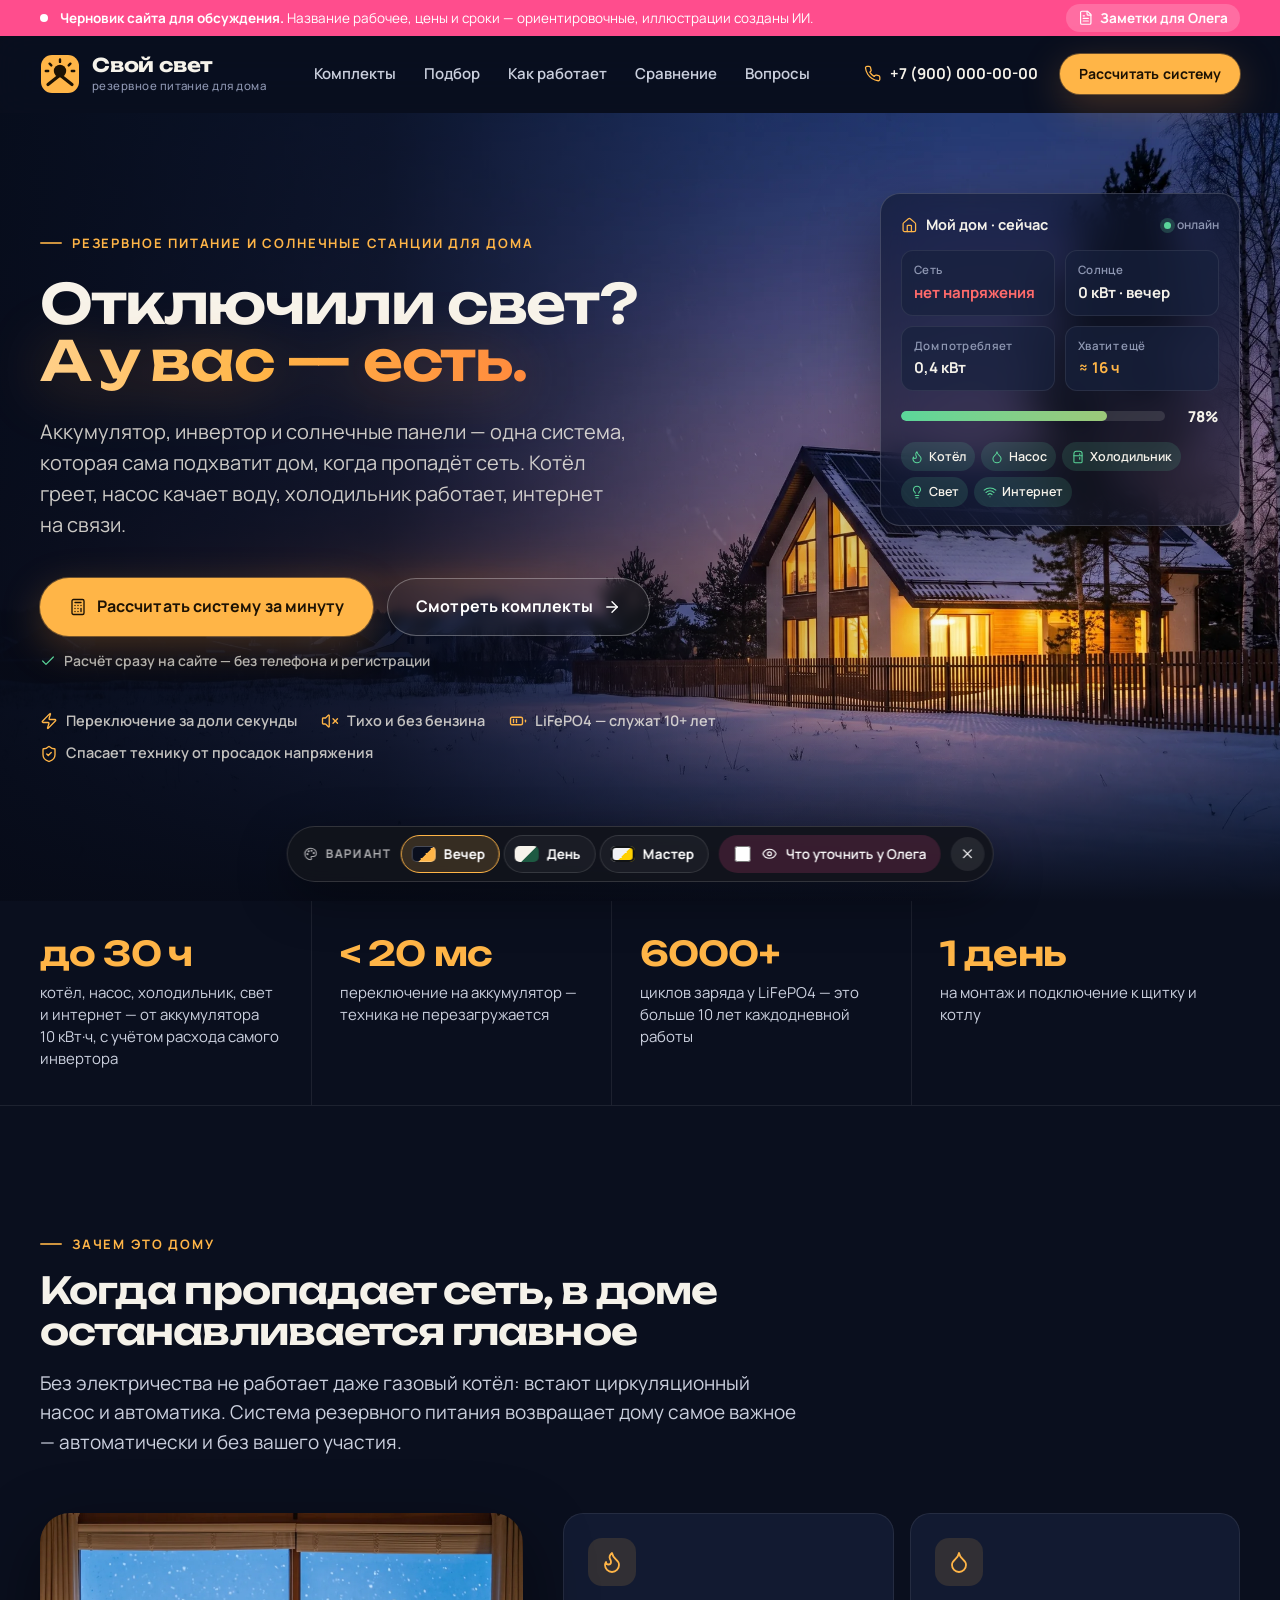
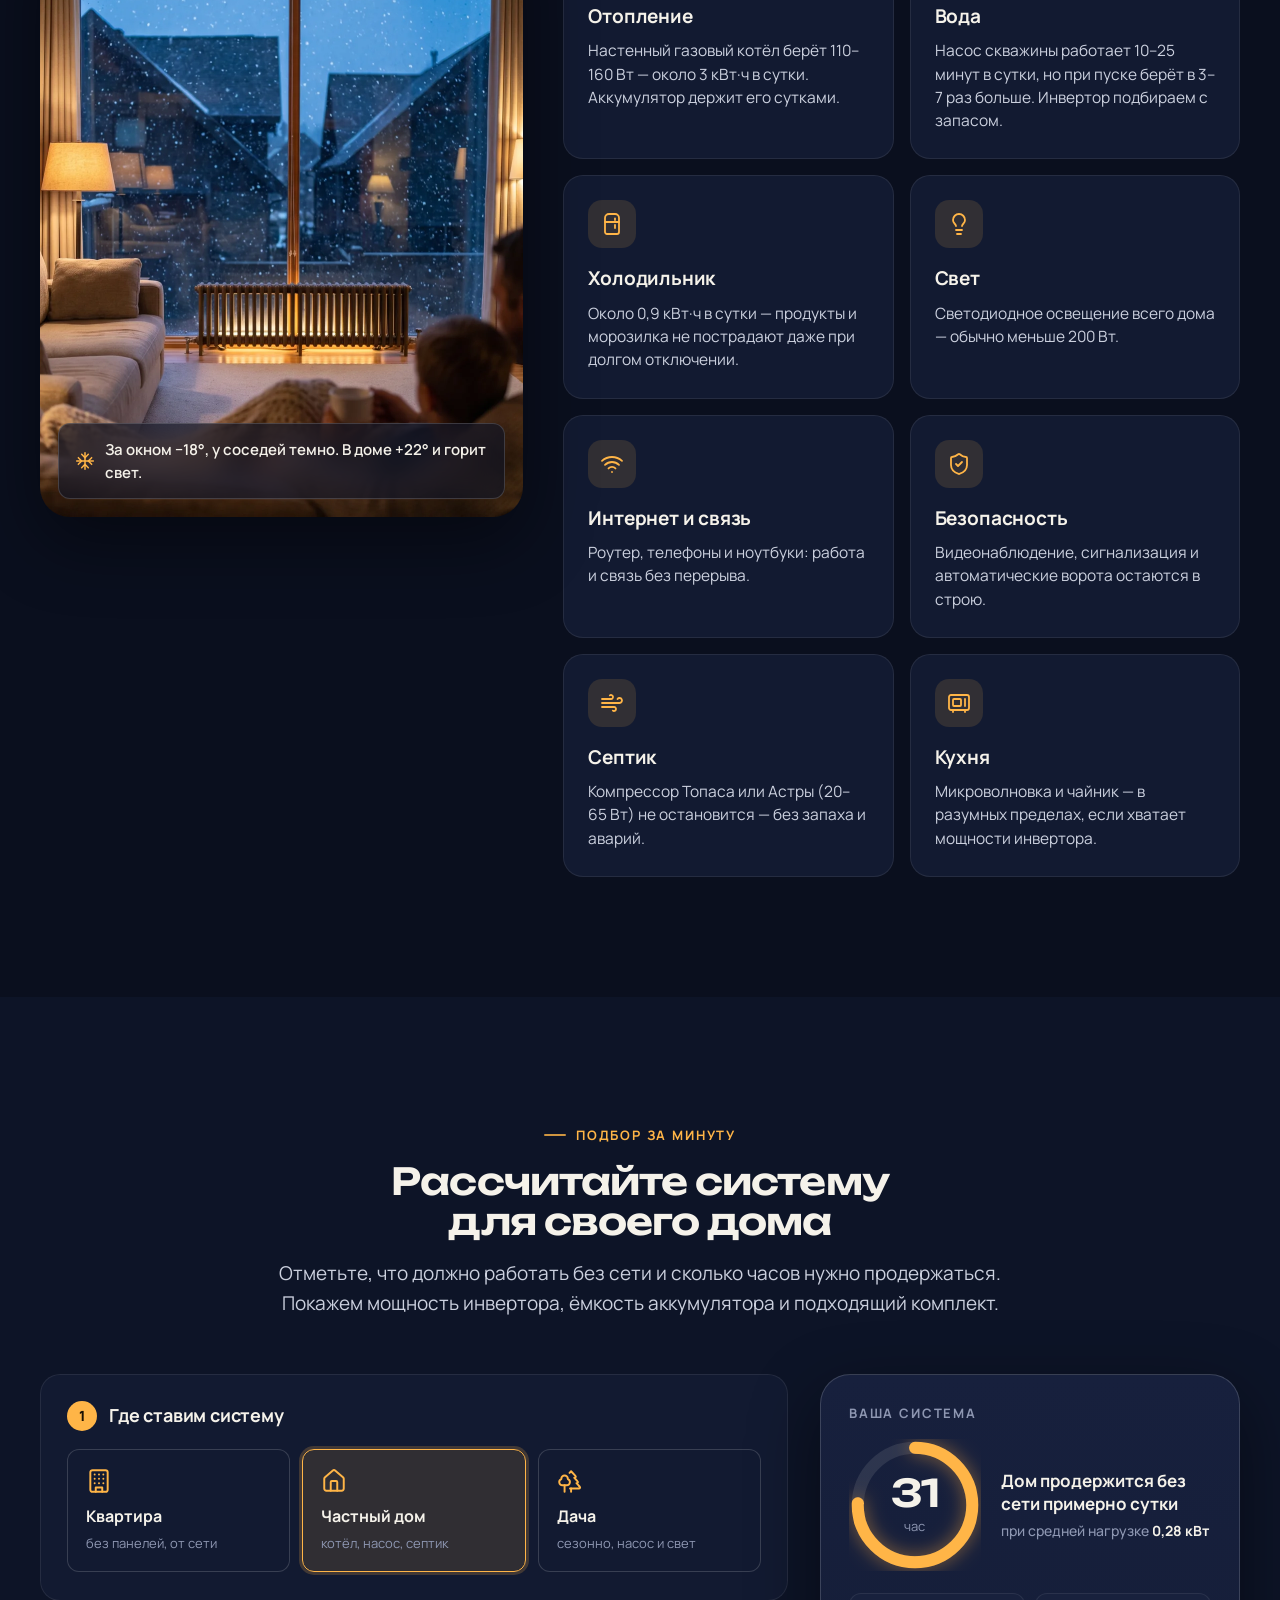
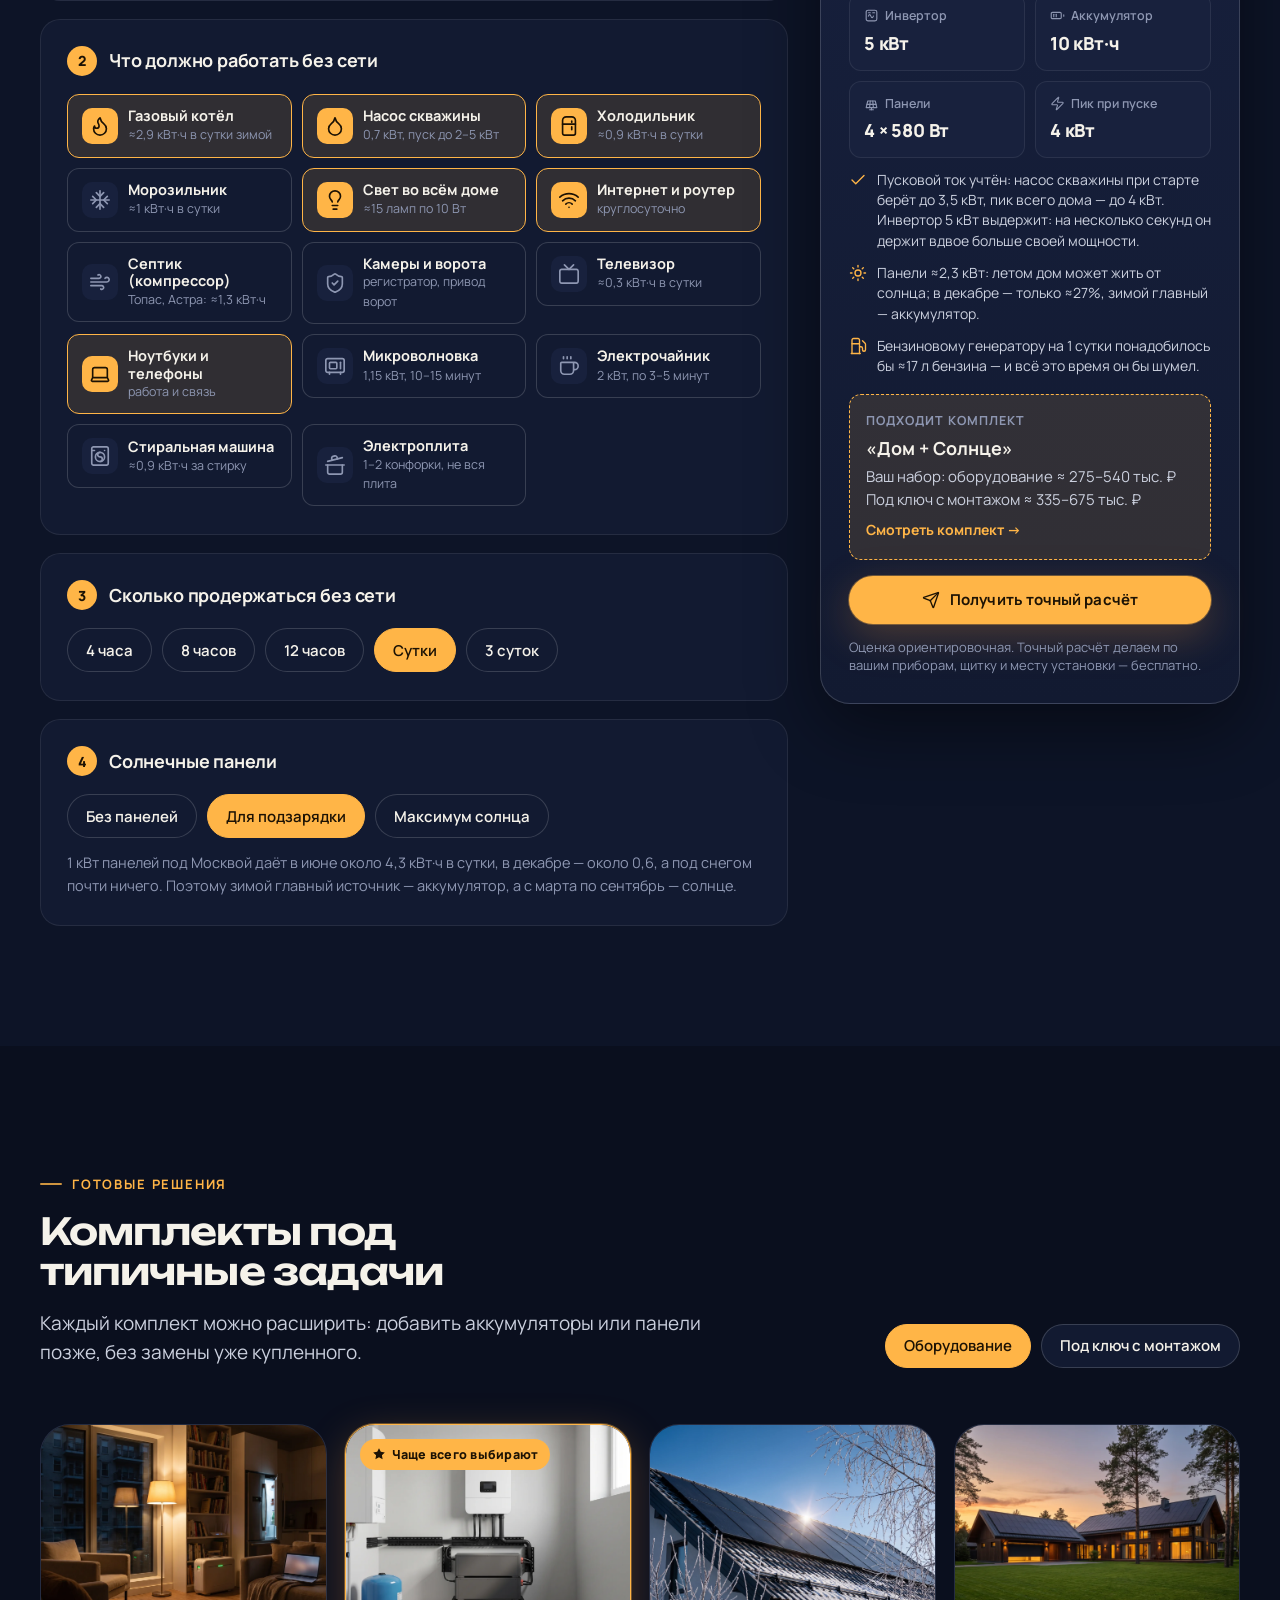
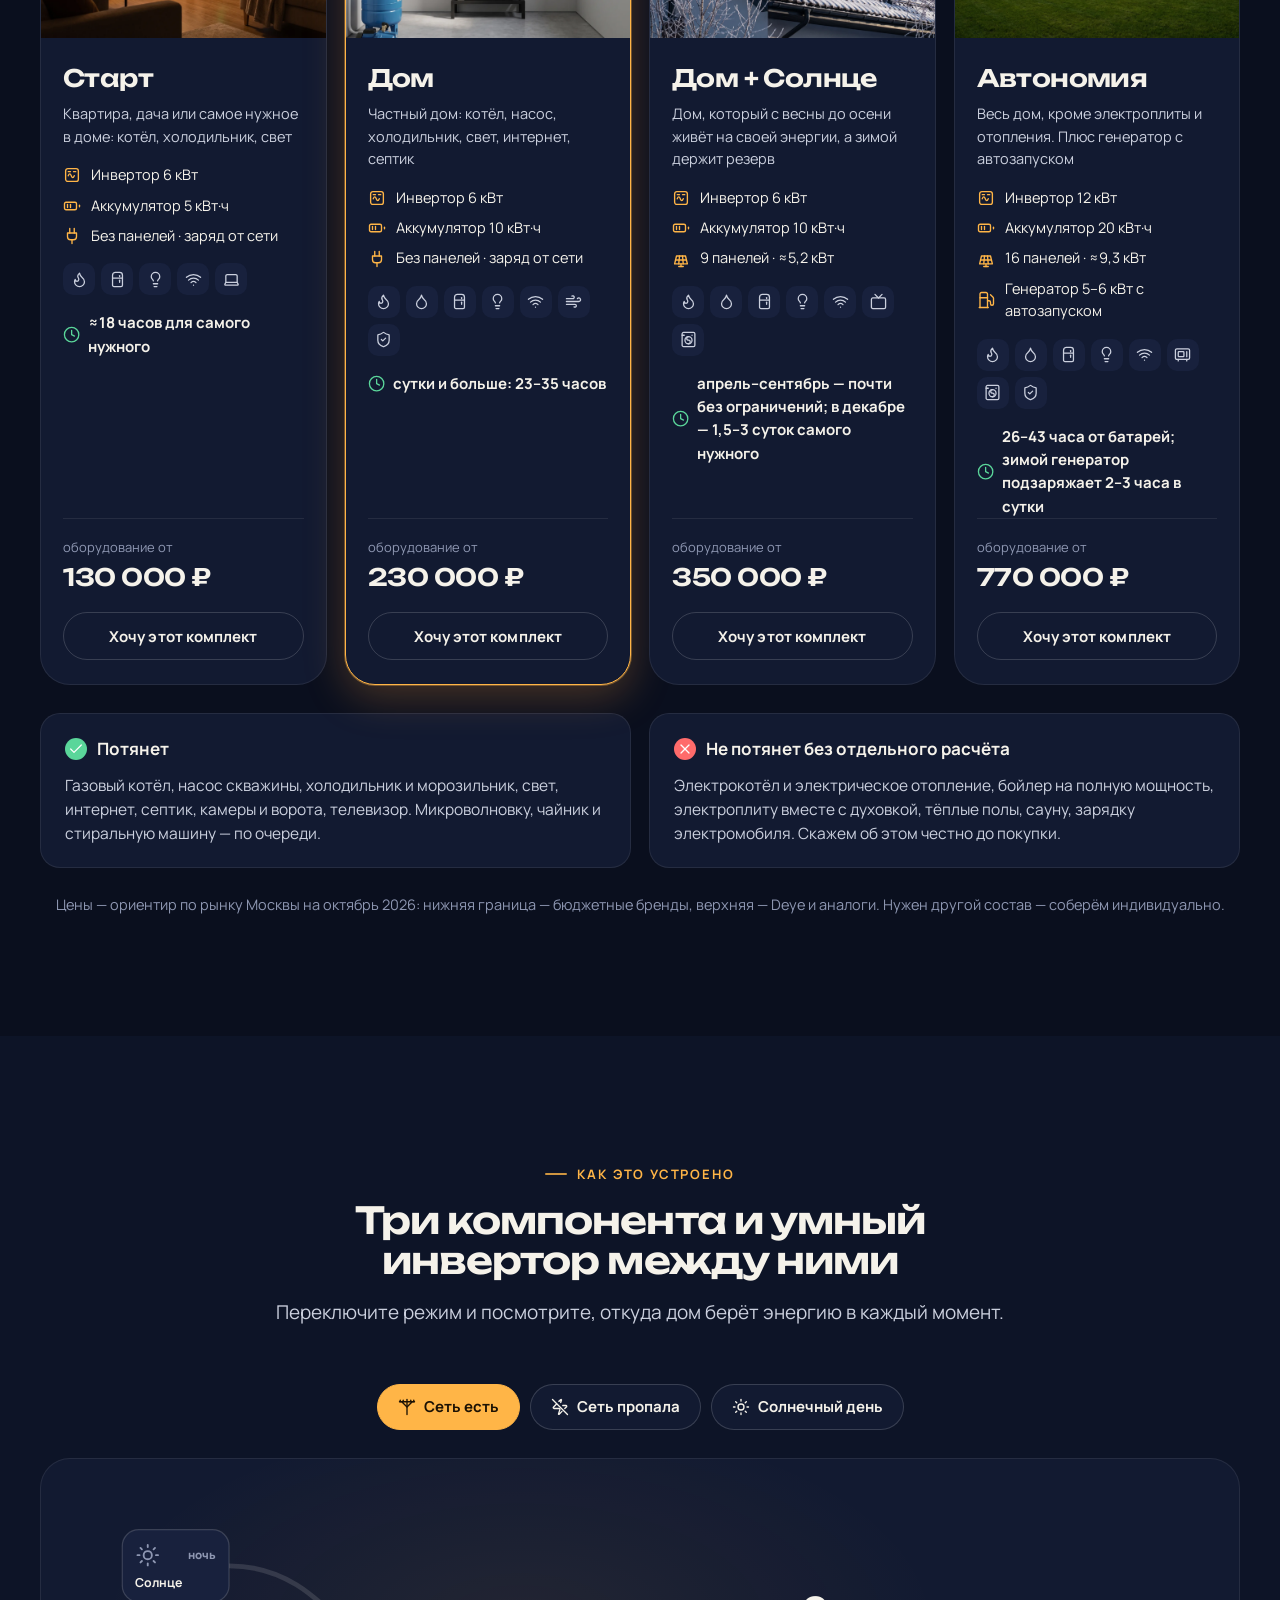
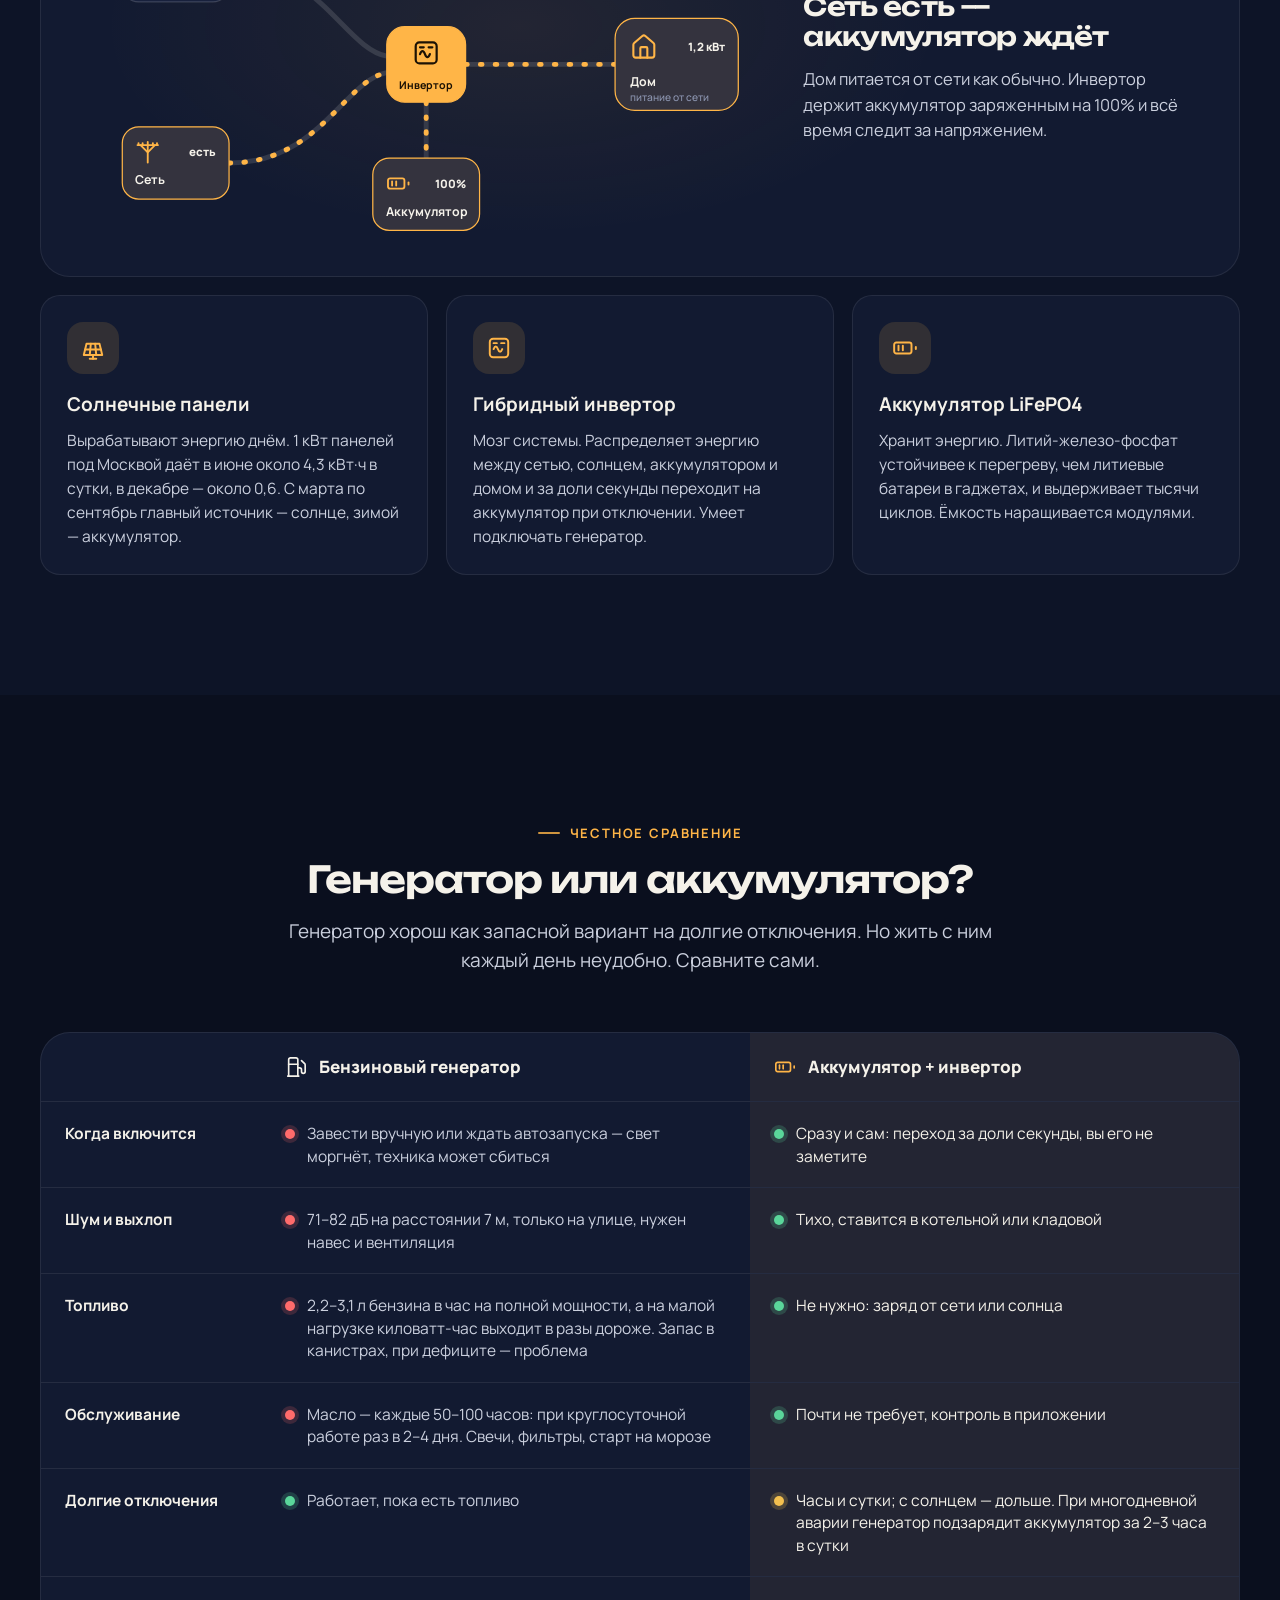
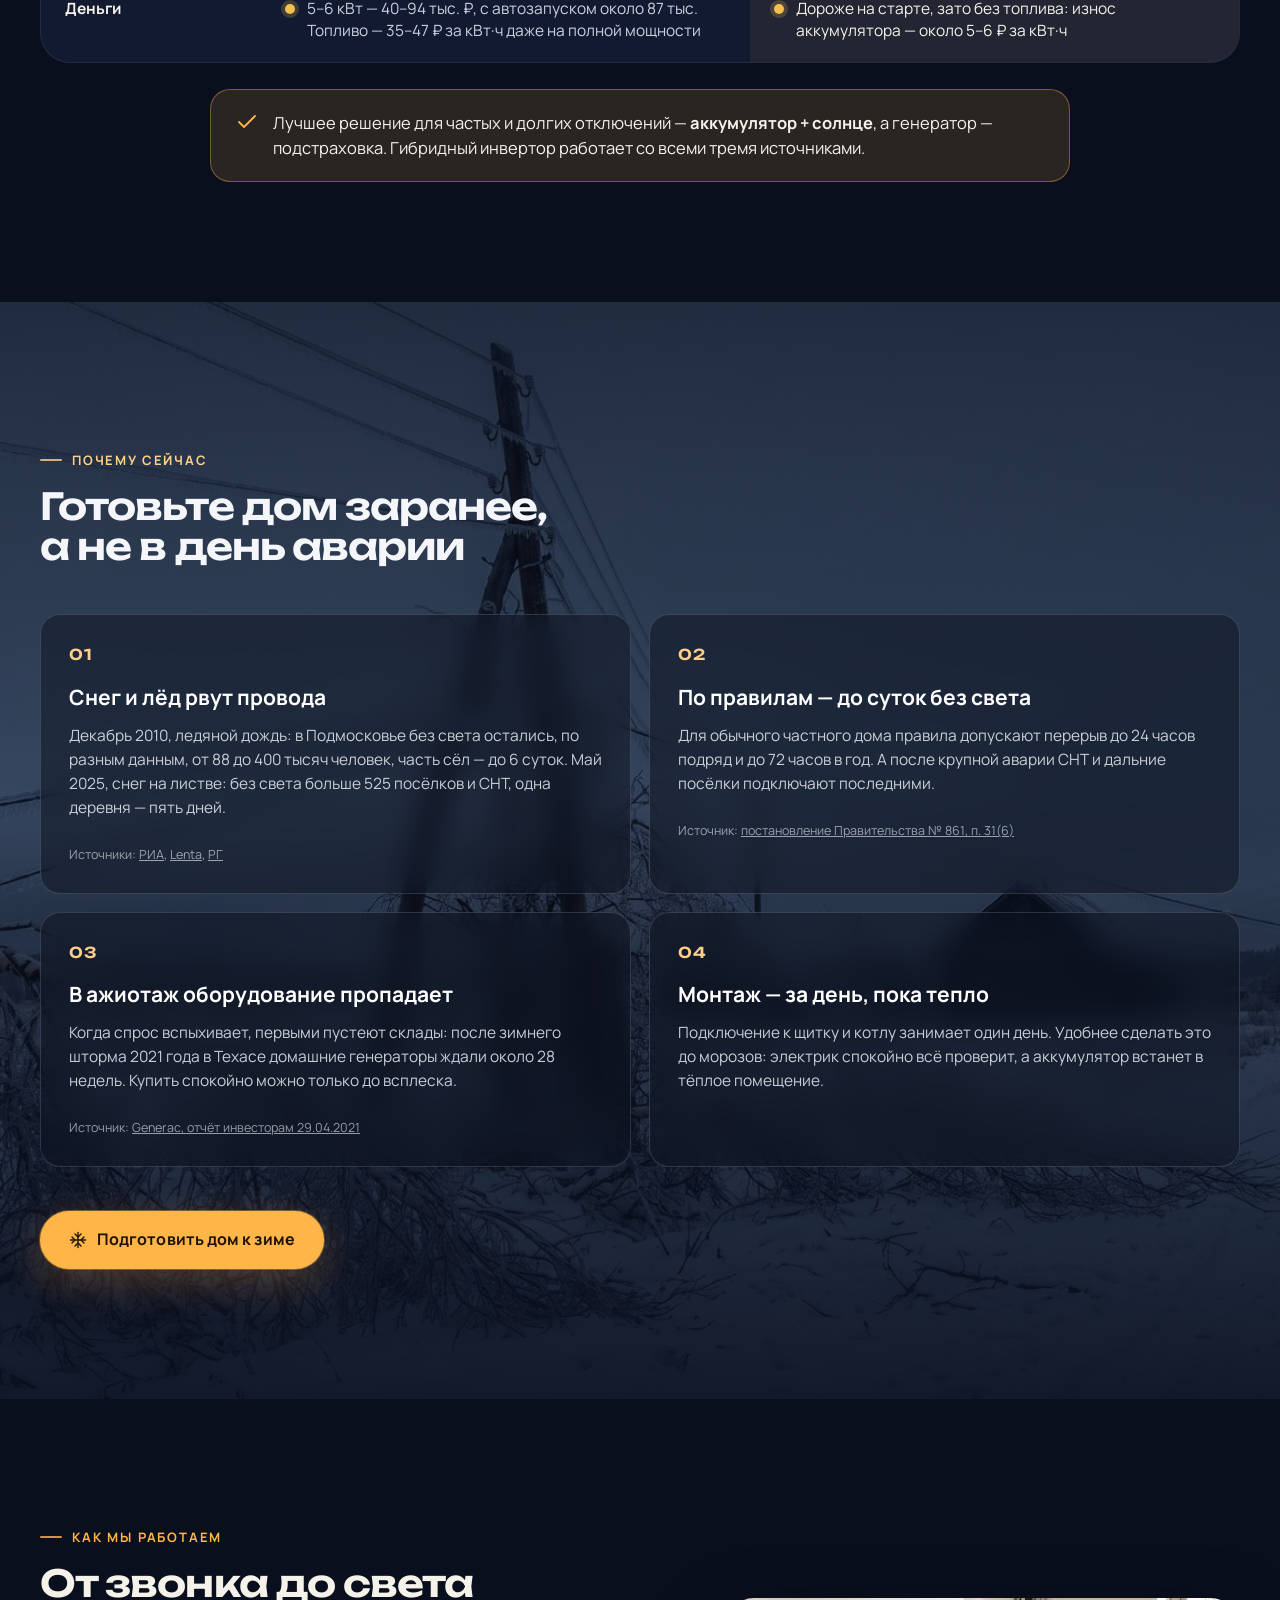
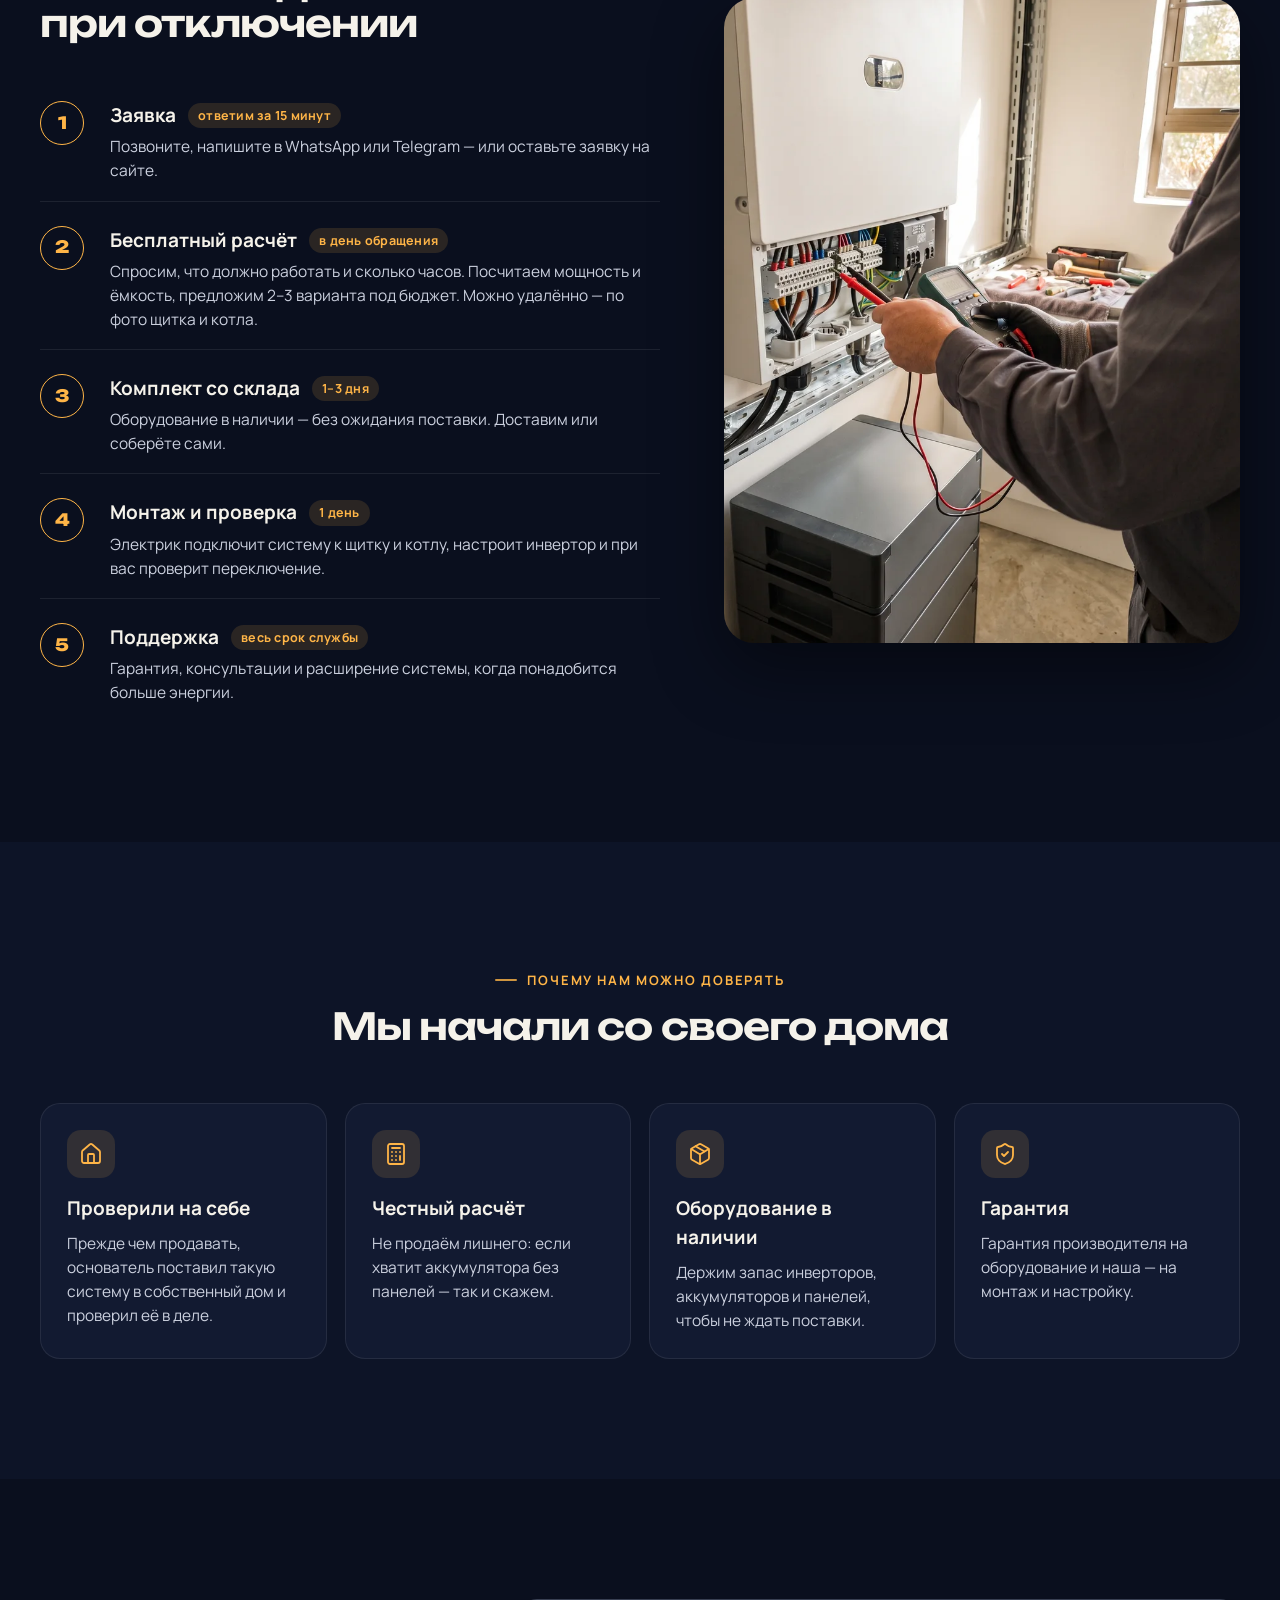
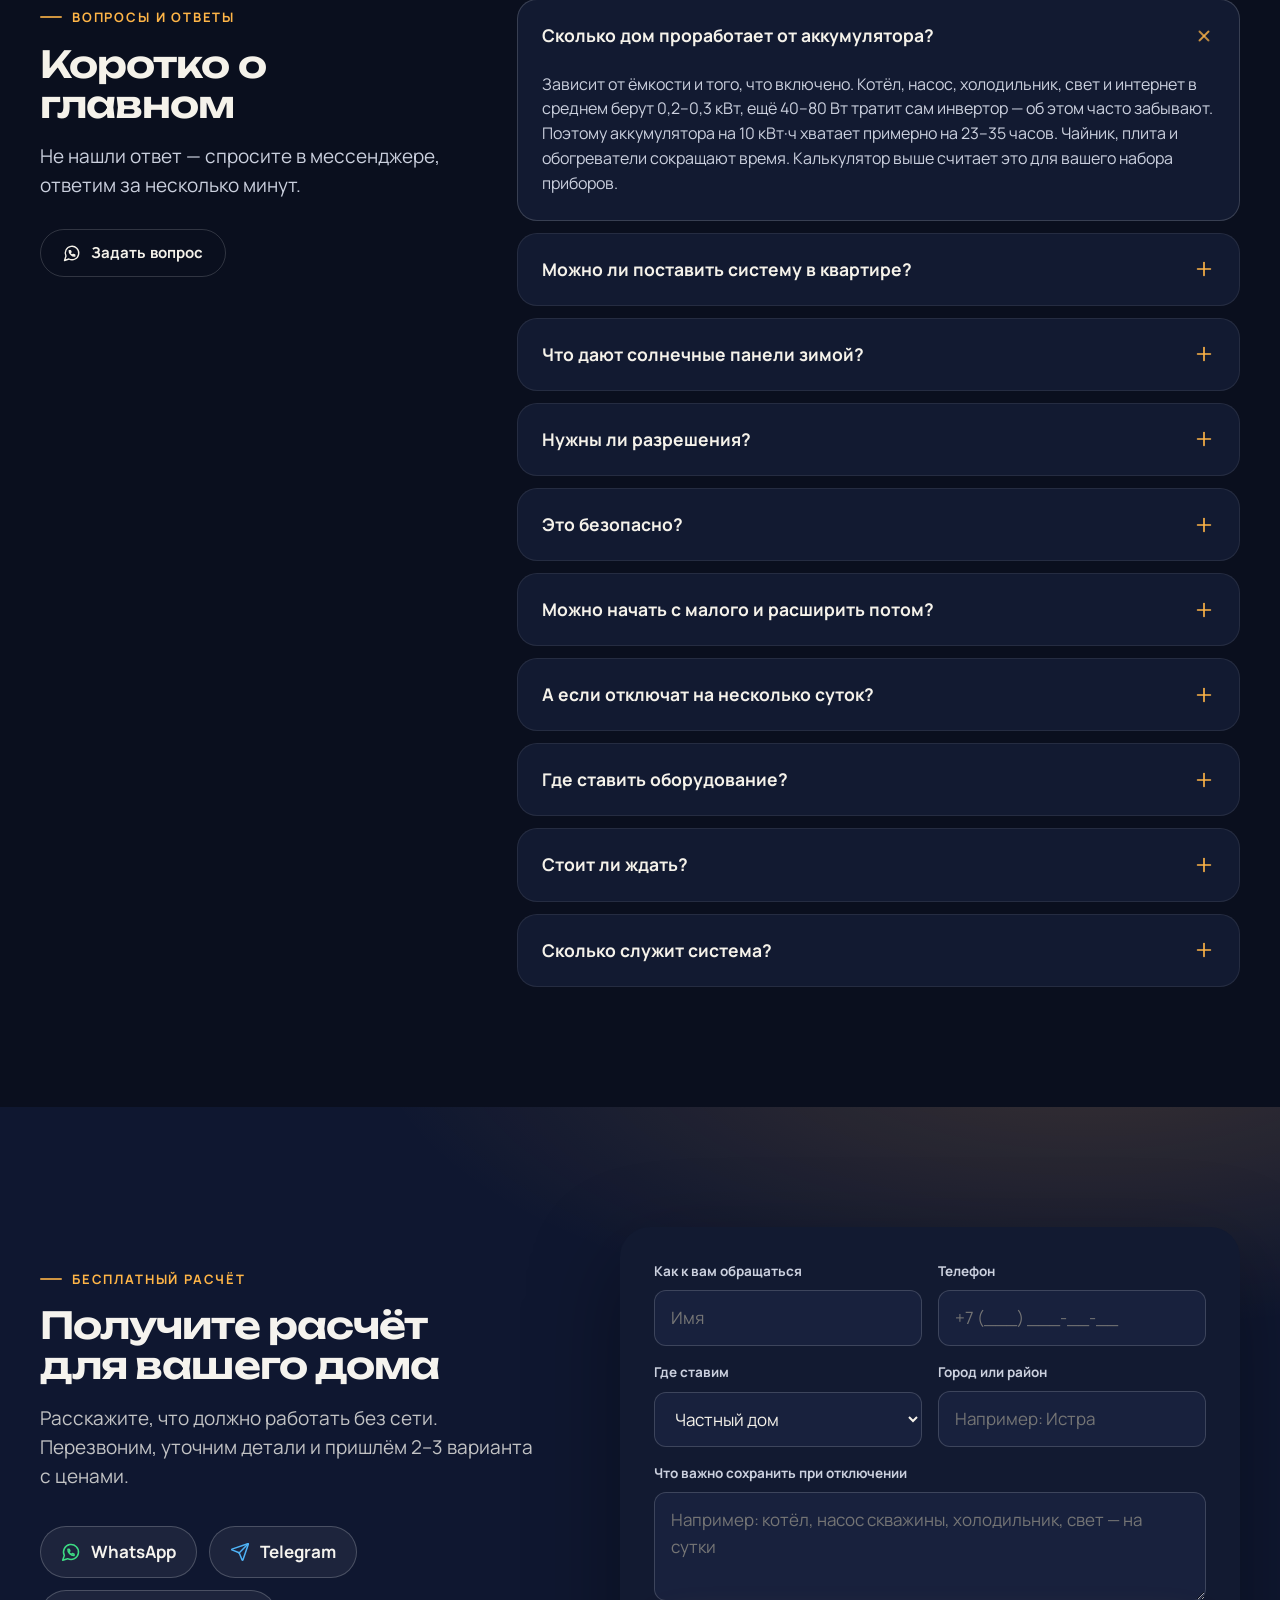
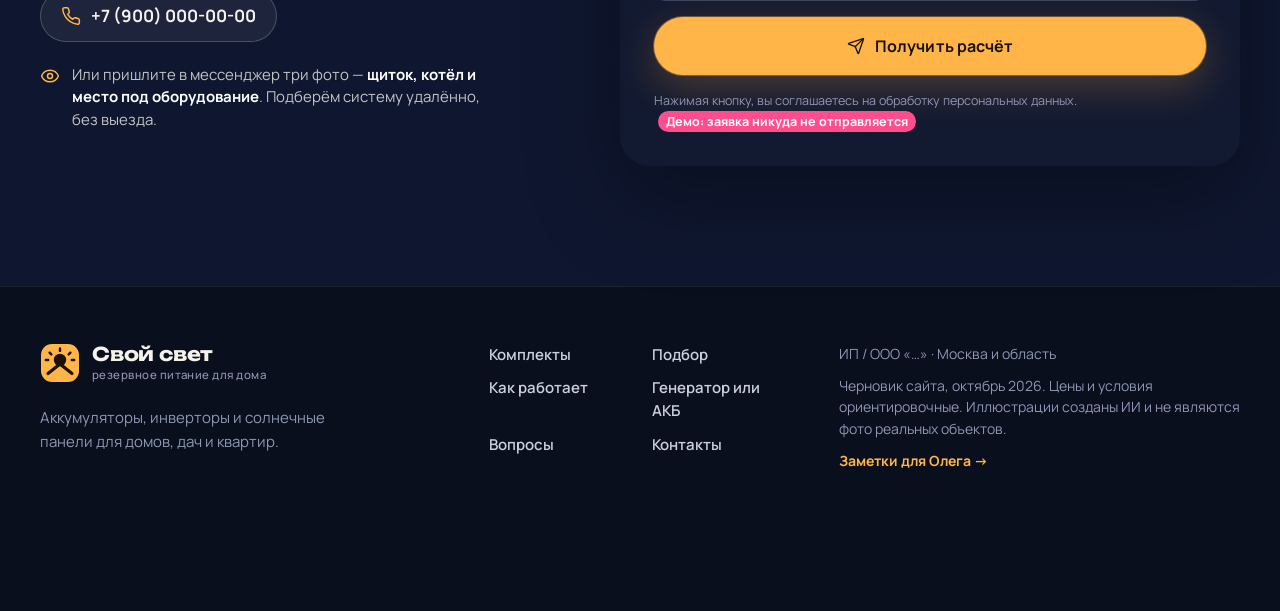
<file: index.html>
<!doctype html>
<html lang="ru" data-theme="night">
<head>
  <meta charset="utf-8">
  <meta name="viewport" content="width=device-width, initial-scale=1">
  <title>Свой свет — резервное питание и солнечные станции для дома</title>
  <meta name="description" content="Аккумуляторы, инверторы и солнечные панели для дома и дачи. Котёл, насос, холодильник, свет и интернет работают, даже когда отключили электричество. Черновик сайта для обсуждения.">
  <link rel="icon" href="assets/img/mark.svg" type="image/svg+xml">
  <link rel="preconnect" href="https://fonts.googleapis.com">
  <link rel="preconnect" href="https://fonts.gstatic.com" crossorigin>
  <link rel="stylesheet" href="https://fonts.googleapis.com/css2?family=IBM+Plex+Sans:wght@400;500;600&family=Manrope:wght@400;500;600;700;800&family=Onest:wght@300;400;500;600;700&family=Rubik:wght@500;600;700;800&family=Unbounded:wght@500;600;700&display=swap">
  <link rel="stylesheet" href="assets/css/style.css">
  <script>
    // Вариант дизайна выбирается до отрисовки, чтобы не мигало: ?v=night|day|pro или последний выбранный.
    (function () {
      var ok = { night: 1, day: 1, pro: 1 }, v = null;
      try { v = new URLSearchParams(location.search).get('v'); } catch (e) {}
      if (!ok[v]) { try { v = localStorage.getItem('svoysvet-theme'); } catch (e) {} }
      if (ok[v]) document.documentElement.setAttribute('data-theme', v);
    })();
  </script>
  <script defer src="assets/js/app.js"></script>
</head>
<body>
<svg class="sprite" aria-hidden="true" focusable="false">
  <symbol id="i-flame" viewBox="0 0 24 24"><path d="M8.5 14.5A2.5 2.5 0 0 0 11 12c0-1.38-.5-2-1-3-1.07-2.14-.22-4.05 2-6 .5 2.5 2 4.9 4 6.5 2 1.6 3 3.5 3 5.5a7 7 0 1 1-14 0c0-1.15.43-2.29 1-3a2.5 2.5 0 0 0 2.5 2.5z"/></symbol>
  <symbol id="i-drop" viewBox="0 0 24 24"><path d="M12 22a7 7 0 0 0 7-7c0-2-1-3.9-3-5.5s-3.5-4-4-6.5c-.5 2.5-2 4.9-4 6.5C6 11.1 5 13 5 15a7 7 0 0 0 7 7z"/></symbol>
  <symbol id="i-fridge" viewBox="0 0 24 24"><path d="M5 6a4 4 0 0 1 4-4h6a4 4 0 0 1 4 4v14a2 2 0 0 1-2 2H7a2 2 0 0 1-2-2V6Z"/><path d="M5 10h14"/><path d="M15 6.5v1.5"/><path d="M15 13v3"/></symbol>
  <symbol id="i-snow" viewBox="0 0 24 24"><path d="M2 12h20"/><path d="M12 2v20"/><path d="m20 16-4-4 4-4"/><path d="m4 8 4 4-4 4"/><path d="m16 4-4 4-4-4"/><path d="m8 20 4-4 4 4"/></symbol>
  <symbol id="i-bulb" viewBox="0 0 24 24"><path d="M15 14c.2-1 .7-1.7 1.5-2.5 1-.9 1.5-2.2 1.5-3.5A6 6 0 0 0 6 8c0 1 .2 2.2 1.5 3.5.7.7 1.3 1.5 1.5 2.5"/><path d="M9 18h6"/><path d="M10 22h4"/></symbol>
  <symbol id="i-wifi" viewBox="0 0 24 24"><path d="M12 20h.01"/><path d="M2 8.82a15 15 0 0 1 20 0"/><path d="M5 12.86a10 10 0 0 1 14 0"/><path d="M8.5 16.43a5 5 0 0 1 7 0"/></symbol>
  <symbol id="i-shield" viewBox="0 0 24 24"><path d="M20 13c0 5-3.5 7.5-7.66 8.95a1 1 0 0 1-.67-.01C7.5 20.5 4 18 4 13V6a1 1 0 0 1 1-1c2 0 4.5-1.2 6.24-2.72a1.17 1.17 0 0 1 1.52 0C14.51 3.81 17 5 19 5a1 1 0 0 1 1 1z"/><path d="m9 12 2 2 4-4"/></symbol>
  <symbol id="i-wind" viewBox="0 0 24 24"><path d="M12.8 19.6A2 2 0 1 0 14 16H2"/><path d="M17.5 8a2.5 2.5 0 1 1 2 4H2"/><path d="M9.8 4.4A2 2 0 1 1 11 8H2"/></symbol>
  <symbol id="i-tv" viewBox="0 0 24 24"><rect width="20" height="15" x="2" y="7" rx="2"/><path d="M17 2l-5 5-5-5"/></symbol>
  <symbol id="i-laptop" viewBox="0 0 24 24"><path d="M20 16V7a2 2 0 0 0-2-2H6a2 2 0 0 0-2 2v9m16 0H4m16 0 1.28 2.55a1 1 0 0 1-.9 1.45H3.62a1 1 0 0 1-.9-1.45L4 16"/></symbol>
  <symbol id="i-microwave" viewBox="0 0 24 24"><rect width="20" height="15" x="2" y="4" rx="2"/><rect width="8" height="7" x="6" y="8" rx="1"/><path d="M18 8v7"/><path d="M6 19v2"/><path d="M18 19v2"/></symbol>
  <symbol id="i-kettle" viewBox="0 0 24 24"><path d="M10 2v2"/><path d="M14 2v2"/><path d="M16 8a1 1 0 0 1 1 1v8a4 4 0 0 1-4 4H7a4 4 0 0 1-4-4V9a1 1 0 0 1 1-1h14a4 4 0 1 1 0 8h-1"/><path d="M6 2v2"/></symbol>
  <symbol id="i-washer" viewBox="0 0 24 24"><path d="M3 6h3"/><path d="M17 6h.01"/><rect width="18" height="20" x="3" y="2" rx="2"/><circle cx="12" cy="13" r="5"/><path d="M12 18a2.5 2.5 0 0 0 0-5 2.5 2.5 0 0 1 0-5"/></symbol>
  <symbol id="i-pot" viewBox="0 0 24 24"><path d="M2 12h20"/><path d="M20 12v8a2 2 0 0 1-2 2H6a2 2 0 0 1-2-2v-8"/><path d="m4 8 16-4"/><path d="m8.86 6.78-.45-1.81a2 2 0 0 1 1.45-2.43l1.94-.48a2 2 0 0 1 2.43 1.46l.45 1.8"/></symbol>
  <symbol id="i-sun" viewBox="0 0 24 24"><circle cx="12" cy="12" r="4"/><path d="M12 2v2"/><path d="M12 20v2"/><path d="m4.93 4.93 1.41 1.41"/><path d="m17.66 17.66 1.41 1.41"/><path d="M2 12h2"/><path d="M20 12h2"/><path d="m6.34 17.66-1.41 1.41"/><path d="m19.07 4.93-1.41 1.41"/></symbol>
  <symbol id="i-battery" viewBox="0 0 24 24"><rect width="16" height="10" x="2" y="7" rx="2"/><path d="M22 11v2"/><path d="M6 10v4"/><path d="M10 10v4"/></symbol>
  <symbol id="i-inverter" viewBox="0 0 24 24"><rect x="3.5" y="3.5" width="17" height="17" rx="3"/><path d="M7 13c1.25-3.3 2.75-3.3 4 0s2.75 3.3 4 0"/><path d="M7 7.5h3"/><path d="M14 7.5h3"/></symbol>
  <symbol id="i-panel" viewBox="0 0 24 24"><path d="M3.5 18.5 6 8h12l2.5 10.5z"/><path d="M4.7 13.3h14.6"/><path d="M10 8l-1 10.5"/><path d="M14 8l1 10.5"/><path d="M12 18.5V22"/><path d="M9 22h6"/></symbol>
  <symbol id="i-pole" viewBox="0 0 24 24"><path d="M12 2v20"/><path d="M2 5h20"/><path d="M3 3v2"/><path d="M7 3v2"/><path d="M17 3v2"/><path d="M21 3v2"/><path d="m19 5-7 7-7-7"/></symbol>
  <symbol id="i-home" viewBox="0 0 24 24"><path d="M15 21v-8a1 1 0 0 0-1-1h-4a1 1 0 0 0-1 1v8"/><path d="M3 10a2 2 0 0 1 .71-1.53l7-6a2 2 0 0 1 2.58 0l7 6A2 2 0 0 1 21 10v9a2 2 0 0 1-2 2H5a2 2 0 0 1-2-2z"/></symbol>
  <symbol id="i-building" viewBox="0 0 24 24"><rect width="16" height="20" x="4" y="2" rx="2"/><path d="M9 22v-4h6v4"/><path d="M8 6h.01"/><path d="M16 6h.01"/><path d="M12 6h.01"/><path d="M12 10h.01"/><path d="M12 14h.01"/><path d="M16 10h.01"/><path d="M16 14h.01"/><path d="M8 10h.01"/><path d="M8 14h.01"/></symbol>
  <symbol id="i-trees" viewBox="0 0 24 24"><path d="M10 10v.2A3 3 0 0 1 8.9 16H5a3 3 0 0 1-1-5.8V10a3 3 0 0 1 6 0Z"/><path d="M7 16v6"/><path d="M13 19v3"/><path d="M12 19h8.3a1 1 0 0 0 .7-1.7L18 14h.3a1 1 0 0 0 .7-1.7L16 9h.2a1 1 0 0 0 .8-1.7L13 3l-1.4 1.5"/></symbol>
  <symbol id="i-zap" viewBox="0 0 24 24"><path d="M4 14a1 1 0 0 1-.78-1.63l9.9-10.2a.5.5 0 0 1 .86.46l-1.92 6.02A1 1 0 0 0 13 10h7a1 1 0 0 1 .78 1.63l-9.9 10.2a.5.5 0 0 1-.86-.46l1.92-6.02A1 1 0 0 0 11 14z"/></symbol>
  <symbol id="i-zapoff" viewBox="0 0 24 24"><path d="M10.5 4.5 13.12 2.17a.5.5 0 0 1 .86.46l-1.06 3.33"/><path d="M15.7 10H20a1 1 0 0 1 .78 1.63l-2.4 2.47"/><path d="M14.6 17.8l-3.72 3.83a.5.5 0 0 1-.86-.46l1.92-6.02A1 1 0 0 0 11 14H4a1 1 0 0 1-.78-1.63L7.4 8.06"/><path d="m2 2 20 20"/></symbol>
  <symbol id="i-phone" viewBox="0 0 24 24"><path d="M22 16.92v3a2 2 0 0 1-2.18 2 19.79 19.79 0 0 1-8.63-3.07 19.5 19.5 0 0 1-6-6 19.79 19.79 0 0 1-3.07-8.67A2 2 0 0 1 4.11 2h3a2 2 0 0 1 2 1.72c.13.96.36 1.9.7 2.81a2 2 0 0 1-.45 2.11L8.09 9.91a16 16 0 0 0 6 6l1.27-1.27a2 2 0 0 1 2.11-.45c.91.34 1.85.57 2.81.7A2 2 0 0 1 22 16.92z"/></symbol>
  <symbol id="i-send" viewBox="0 0 24 24"><path d="M14.54 21.69a.5.5 0 0 0 .94-.03l6.5-19a.5.5 0 0 0-.64-.63l-19 6.5a.5.5 0 0 0-.02.93l7.93 3.18a2 2 0 0 1 1.11 1.11z"/><path d="m21.85 2.15-10.94 10.94"/></symbol>
  <symbol id="i-chat" viewBox="0 0 24 24"><path d="M7.9 20A9 9 0 1 0 4 16.1L2 22Z"/><path d="M9 11.5c.6 1.6 1.9 2.9 3.5 3.5l1.2-1.2 2 .8v1.6c-3.6.4-7.8-3.8-7.4-7.4h1.6l.8 2z"/></symbol>
  <symbol id="i-check" viewBox="0 0 24 24"><path d="M20 6 9 17l-5-5"/></symbol>
  <symbol id="i-x" viewBox="0 0 24 24"><path d="M18 6 6 18"/><path d="m6 6 12 12"/></symbol>
  <symbol id="i-arrow" viewBox="0 0 24 24"><path d="M5 12h14"/><path d="m12 5 7 7-7 7"/></symbol>
  <symbol id="i-clock" viewBox="0 0 24 24"><circle cx="12" cy="12" r="10"/><path d="M12 6v6l4 2"/></symbol>
  <symbol id="i-quiet" viewBox="0 0 24 24"><path d="M11 4.7a.7.7 0 0 0-1.2-.5L6.41 7.59A1.4 1.4 0 0 1 5.42 8H3a1 1 0 0 0-1 1v6a1 1 0 0 0 1 1h2.42a1.4 1.4 0 0 1 1 .41l3.38 3.38a.7.7 0 0 0 1.2-.5z"/><path d="M22 9l-6 6"/><path d="M16 9l6 6"/></symbol>
  <symbol id="i-fuel" viewBox="0 0 24 24"><path d="M3 22h12"/><path d="M4 9h10"/><path d="M14 22V4a2 2 0 0 0-2-2H6a2 2 0 0 0-2 2v18"/><path d="M14 13h2a2 2 0 0 1 2 2v2a2 2 0 0 0 4 0V9.83a2 2 0 0 0-.59-1.42L18 5"/></symbol>
  <symbol id="i-wrench" viewBox="0 0 24 24"><path d="M14.7 6.3a1 1 0 0 0 0 1.4l1.6 1.6a1 1 0 0 0 1.4 0l3.77-3.77a6 6 0 0 1-7.94 7.94l-6.91 6.91a2.12 2.12 0 0 1-3-3l6.91-6.91a6 6 0 0 1 7.94-7.94l-3.76 3.76z"/></symbol>
  <symbol id="i-box" viewBox="0 0 24 24"><path d="M11 21.73a2 2 0 0 0 2 0l7-4A2 2 0 0 0 21 16V8a2 2 0 0 0-1-1.73l-7-4a2 2 0 0 0-2 0l-7 4A2 2 0 0 0 3 8v8a2 2 0 0 0 1 1.73z"/><path d="M12 22V12"/><path d="m3.3 7 7.7 4.73a2 2 0 0 0 2 0L20.7 7"/><path d="m7.5 4.27 9 5.15"/></symbol>
  <symbol id="i-calc" viewBox="0 0 24 24"><rect width="16" height="20" x="4" y="2" rx="2"/><path d="M8 6h8"/><path d="M16 14v4"/><path d="M16 10h.01"/><path d="M12 10h.01"/><path d="M8 10h.01"/><path d="M12 14h.01"/><path d="M8 14h.01"/><path d="M12 18h.01"/><path d="M8 18h.01"/></symbol>
  <symbol id="i-leaf" viewBox="0 0 24 24"><path d="M11 20A7 7 0 0 1 9.8 6.1C15.5 5 17 4.48 19 2c1 2 2 4.18 2 8 0 5.5-4.78 10-10 10Z"/><path d="M2 21c0-3 1.85-5.36 5.08-6C9.5 14.52 12 13 13 12"/></symbol>
  <symbol id="i-star" viewBox="0 0 24 24"><path d="M12 2l3.09 6.26L22 9.27l-5 4.87 1.18 6.88L12 17.77l-6.18 3.25L7 14.14 2 9.27l6.91-1.01z"/></symbol>
  <symbol id="i-plug" viewBox="0 0 24 24"><path d="M12 22v-5"/><path d="M9 8V2"/><path d="M15 8V2"/><path d="M18 8v5a4 4 0 0 1-4 4h-4a4 4 0 0 1-4-4V8Z"/></symbol>
  <symbol id="i-palette" viewBox="0 0 24 24"><circle cx="13.5" cy="6.5" r="1"/><circle cx="17.5" cy="10.5" r="1"/><circle cx="8.5" cy="7.5" r="1"/><circle cx="6.5" cy="12.5" r="1"/><path d="M12 2C6.5 2 2 6.5 2 12s4.5 10 10 10c.93 0 1.65-.75 1.65-1.69 0-.44-.18-.84-.44-1.13-.29-.29-.44-.65-.44-1.12a1.64 1.64 0 0 1 1.67-1.67h2c3.05 0 5.55-2.5 5.55-5.55C21.97 6.01 17.46 2 12 2z"/></symbol>
  <symbol id="i-eye" viewBox="0 0 24 24"><path d="M2.06 12.35a1 1 0 0 1 0-.7 10.75 10.75 0 0 1 19.88 0 1 1 0 0 1 0 .7 10.75 10.75 0 0 1-19.88 0"/><circle cx="12" cy="12" r="3"/></symbol>
  <symbol id="i-note" viewBox="0 0 24 24"><path d="M15 2H6a2 2 0 0 0-2 2v16a2 2 0 0 0 2 2h12a2 2 0 0 0 2-2V7Z"/><path d="M14 2v4a2 2 0 0 0 2 2h4"/><path d="M16 13H8"/><path d="M16 17H8"/><path d="M10 9H8"/></symbol>
  <symbol id="i-plus" viewBox="0 0 24 24"><path d="M5 12h14"/><path d="M12 5v14"/></symbol>
  <symbol id="i-gauge" viewBox="0 0 24 24"><path d="m12 14 4-4"/><path d="M3.34 19a10 10 0 1 1 17.32 0"/></symbol>
  <symbol id="i-ruble" viewBox="0 0 24 24"><path d="M6 11h8a4 4 0 0 0 0-8H9v18"/><path d="M6 15h8"/></symbol>
</svg>

<div class="demo-bar" role="note">
  <div class="container demo-bar__in">
    <span class="demo-bar__dot"></span>
    <span><b>Черновик сайта для обсуждения.</b> Название рабочее, цены и сроки — ориентировочные, иллюстрации созданы ИИ.</span>
    <a class="demo-bar__link" href="oleg.html"><svg class="ic"><use href="#i-note"/></svg>Заметки для Олега</a>
  </div>
</div>

<header class="header" id="top">
  <div class="container header__in">
    <a class="logo" href="#top" aria-label="Свой свет — на главную">
      <svg class="logo__mark" viewBox="0 0 40 40" aria-hidden="true"><rect x="1" y="1" width="38" height="38" rx="11" class="logo__bg"/><circle cx="20" cy="17" r="6.2" class="logo__sun"/><path d="M8 30.5 20 21l12 9.5" class="logo__roof"/><path d="M20 5.5v2.4M9.6 9.7l1.7 1.7M30.4 9.7l-1.7 1.7M5.8 17h2.4M31.8 17h2.4" class="logo__rays"/></svg>
      <span class="logo__text">Свой свет<small>резервное питание для дома</small></span>
    </a>
    <nav class="nav" aria-label="Разделы">
      <a href="#kits">Комплекты</a>
      <a href="#calc">Подбор</a>
      <a href="#how">Как работает</a>
      <a href="#compare">Сравнение</a>
      <a href="#faq">Вопросы</a>
    </nav>
    <div class="header__cta">
      <a class="header__phone tbc" data-tbc="Телефон компании Олега" href="#contact"><svg class="ic"><use href="#i-phone"/></svg>+7 (900) 000-00-00</a>
      <a class="btn btn--primary btn--sm" href="#calc">Рассчитать систему</a>
      <button class="burger" type="button" id="burger" aria-label="Меню" aria-expanded="false" aria-controls="mnav"><span></span><span></span><span></span></button>
    </div>
  </div>
  <nav class="mnav" id="mnav" aria-label="Разделы">
    <a href="#kits">Комплекты</a>
    <a href="#calc">Подбор системы</a>
    <a href="#how">Как работает</a>
    <a href="#compare">Генератор или аккумулятор</a>
    <a href="#faq">Вопросы</a>
    <a href="#contact">Связаться</a>
    <a class="mnav__phone tbc" data-tbc="Телефон компании Олега" href="#contact"><svg class="ic"><use href="#i-phone"/></svg>+7 (900) 000-00-00</a>
  </nav>
</header>

<main id="main">

<!-- ========================= ПЕРВЫЙ ЭКРАН ========================= -->
<section class="hero" aria-labelledby="hero-title">
  <div class="hero__media" aria-hidden="true">
    <img class="hero__img only-night" src="assets/img/hero_night.webp" alt="" fetchpriority="high">
    <img class="hero__img only-day" src="assets/img/hero_day.webp" alt="" loading="lazy">
    <img class="hero__img only-pro" src="assets/img/hero_equipment.webp" alt="" loading="lazy">
  </div>
  <div class="hotspot" data-x=".80" data-y=".30" aria-hidden="true"><i></i><span>Гибридный инвертор 6&nbsp;кВт</span></div>
  <div class="hotspot" data-x=".80" data-y=".71" aria-hidden="true"><i></i><span>LiFePO4 · 3 модуля по 5&nbsp;кВт·ч</span></div>
  <div class="hotspot hotspot--left" data-x=".664" data-y=".43" aria-hidden="true"><i></i><span>Котёл работает при отключении</span></div>
  <div class="container hero__in">
    <div class="hero__copy">
      <p class="eyebrow hero__eyebrow">
        <span class="only-night">Резервное питание и солнечные станции для дома</span>
        <span class="only-day">Солнечные станции для частного дома</span>
        <span class="only-pro">Комплекты резервного питания · под ключ</span>
      </p>
      <h1 class="hero__title" id="hero-title">
        <span class="only-night">Отключили свет?<br><em>А у вас — есть.</em></span>
        <span class="only-day">Свой <em>свет</em><small>Днём — от солнца, ночью — из&nbsp;аккумулятора</small></span>
        <span class="only-pro">Свет, тепло и вода<br><em>при любом отключении</em></span>
      </h1>
      <p class="hero__lead">
        <span class="only-night">Аккумулятор, инвертор и солнечные панели — одна система, которая сама подхватит дом, когда пропадёт сеть. Котёл греет, насос качает воду, холодильник работает, интернет на&nbsp;связи.</span>
        <span class="only-day">Панели заряжают аккумулятор, инвертор управляет всем сам. Дом перестаёт зависеть от капризов сети, а с весны до осени живёт в основном на своей энергии.</span>
        <span class="only-pro">Инверторы, аккумуляторы LiFePO4 и панели — готовые комплекты от квартиры до полностью автономного дома. Расчёт под ваши приборы, оборудование со склада, монтаж под&nbsp;ключ.</span>
      </p>
      <div class="hero__actions">
        <a class="btn btn--primary btn--lg" href="#calc"><svg class="ic"><use href="#i-calc"/></svg>Рассчитать систему за минуту</a>
        <a class="btn btn--ghost btn--lg" href="#kits">Смотреть комплекты<svg class="ic"><use href="#i-arrow"/></svg></a>
      </div>
      <p class="hero__note"><svg class="ic"><use href="#i-check"/></svg>Расчёт сразу на сайте — без телефона и регистрации</p>
      <ul class="hero__chips">
        <li><svg class="ic"><use href="#i-zap"/></svg>Переключение за доли секунды</li>
        <li><svg class="ic"><use href="#i-quiet"/></svg>Тихо и без бензина</li>
        <li><svg class="ic"><use href="#i-battery"/></svg>LiFePO4 — служат 10+ лет</li>
        <li><svg class="ic"><use href="#i-shield"/></svg>Спасает технику от просадок напряжения</li>
      </ul>
    </div>

    <aside class="status" aria-label="Пример экрана системы">
      <div class="status__head">
        <span class="status__title"><svg class="ic"><use href="#i-home"/></svg>Мой дом · сейчас</span>
        <span class="status__live"><i></i>онлайн</span>
      </div>
      <div class="status__grid">
        <div class="status__cell">
          <span class="status__label">Сеть</span>
          <b class="status__val status__val--bad only-night">нет напряжения</b>
          <b class="status__val only-day">есть · не нужна</b>
          <b class="status__val status__val--bad only-pro">нет напряжения</b>
        </div>
        <div class="status__cell">
          <span class="status__label">Солнце</span>
          <b class="status__val only-night">0 кВт · вечер</b>
          <b class="status__val status__val--good only-day">4,2 кВт</b>
          <b class="status__val only-pro">1,1 кВт</b>
        </div>
        <div class="status__cell">
          <span class="status__label">Дом потребляет</span>
          <b class="status__val" data-live-load>0,42 кВт</b>
        </div>
        <div class="status__cell">
          <span class="status__label">Хватит ещё</span>
          <b class="status__val status__val--accent" data-live-left>≈ 19 ч</b>
        </div>
      </div>
      <div class="status__battery">
        <div class="status__bar"><span data-live-bar style="width:78%"></span></div>
        <span class="status__pct" data-live-pct>78%</span>
      </div>
      <ul class="status__loads">
        <li><svg class="ic"><use href="#i-flame"/></svg>Котёл</li>
        <li><svg class="ic"><use href="#i-drop"/></svg>Насос</li>
        <li><svg class="ic"><use href="#i-fridge"/></svg>Холодильник</li>
        <li><svg class="ic"><use href="#i-bulb"/></svg>Свет</li>
        <li><svg class="ic"><use href="#i-wifi"/></svg>Интернет</li>
      </ul>
    </aside>
  </div>
</section>

<!-- ========================= ЦИФРЫ ========================= -->
<section class="facts" aria-label="Коротко о системе">
  <div class="container facts__in">
    <div class="fact"><b>до 30 ч</b><span>котёл, насос, холодильник, свет и интернет — от аккумулятора 10&nbsp;кВт·ч, с учётом расхода самого инвертора</span></div>
    <div class="fact"><b>&lt; 20 мс</b><span>переключение на аккумулятор — техника не&nbsp;перезагружается</span></div>
    <div class="fact"><b>6000+</b><span>циклов заряда у LiFePO4 — это больше 10 лет каждодневной работы</span></div>
    <div class="fact tbc" data-tbc="Срок монтажа — уточнить у Олега"><b>1 день</b><span>на монтаж и подключение к щитку и котлу</span></div>
  </div>
</section>

<!-- ========================= ЧТО ПРОДОЛЖИТ РАБОТАТЬ ========================= -->
<section class="section keep" id="keep" aria-labelledby="keep-title">
  <div class="container">
    <div class="section__head">
      <p class="eyebrow">Зачем это дому</p>
      <h2 class="section__title" id="keep-title">Когда пропадает сеть, в доме останавливается главное</h2>
      <p class="section__lead">Без электричества не работает даже газовый котёл: встают циркуляционный насос и автоматика. Система резервного питания возвращает дому самое важное — автоматически и без вашего участия.</p>
    </div>
    <div class="keep__layout">
      <figure class="keep__photo reveal">
        <img src="assets/img/warm_home.webp" alt="Вечер в загородном доме: за окном у соседей темно, а в комнате тепло и горит свет" loading="lazy">
        <figcaption><svg class="ic"><use href="#i-snow"/></svg>За окном −18°, у соседей темно. В доме +22° и горит свет.</figcaption>
      </figure>
      <div class="keep__grid">
        <article class="tile reveal"><span class="tile__ic"><svg class="ic"><use href="#i-flame"/></svg></span><h3>Отопление</h3><p>Настенный газовый котёл берёт 110–160&nbsp;Вт — около 3&nbsp;кВт·ч в сутки. Аккумулятор держит его сутками.</p></article>
        <article class="tile reveal"><span class="tile__ic"><svg class="ic"><use href="#i-drop"/></svg></span><h3>Вода</h3><p>Насос скважины работает 10–25 минут в сутки, но при пуске берёт в 3–7 раз больше. Инвертор подбираем с запасом.</p></article>
        <article class="tile reveal"><span class="tile__ic"><svg class="ic"><use href="#i-fridge"/></svg></span><h3>Холодильник</h3><p>Около 0,9&nbsp;кВт·ч в сутки — продукты и морозилка не пострадают даже при долгом отключении.</p></article>
        <article class="tile reveal"><span class="tile__ic"><svg class="ic"><use href="#i-bulb"/></svg></span><h3>Свет</h3><p>Светодиодное освещение всего дома — обычно меньше 200&nbsp;Вт.</p></article>
        <article class="tile reveal"><span class="tile__ic"><svg class="ic"><use href="#i-wifi"/></svg></span><h3>Интернет и связь</h3><p>Роутер, телефоны и ноутбуки: работа и связь без перерыва.</p></article>
        <article class="tile reveal"><span class="tile__ic"><svg class="ic"><use href="#i-shield"/></svg></span><h3>Безопасность</h3><p>Видеонаблюдение, сигнализация и автоматические ворота остаются в строю.</p></article>
        <article class="tile reveal"><span class="tile__ic"><svg class="ic"><use href="#i-wind"/></svg></span><h3>Септик</h3><p>Компрессор Топаса или Астры (20–65&nbsp;Вт) не остановится — без запаха и аварий.</p></article>
        <article class="tile reveal"><span class="tile__ic"><svg class="ic"><use href="#i-microwave"/></svg></span><h3>Кухня</h3><p>Микроволновка и чайник — в разумных пределах, если хватает мощности инвертора.</p></article>
      </div>
    </div>
  </div>
</section>

<!-- ========================= КАЛЬКУЛЯТОР ========================= -->
<section class="section calc" id="calc" aria-labelledby="calc-title">
  <div class="container">
    <div class="section__head section__head--center">
      <p class="eyebrow">Подбор за минуту</p>
      <h2 class="section__title" id="calc-title">Рассчитайте систему для своего дома</h2>
      <p class="section__lead">Отметьте, что должно работать без сети и сколько часов нужно продержаться. Покажем мощность инвертора, ёмкость аккумулятора и подходящий комплект.</p>
    </div>

    <div class="calc__layout">
      <form class="calc__form" id="calc-form" onsubmit="return false" aria-label="Параметры расчёта">
        <fieldset class="calc__step">
          <legend><span class="calc__num">1</span>Где ставим систему</legend>
          <div class="seg seg--cards" role="radiogroup">
            <label class="choice"><input type="radio" name="place" value="flat"><span><svg class="ic"><use href="#i-building"/></svg><b>Квартира</b><small>без панелей, от сети</small></span></label>
            <label class="choice"><input type="radio" name="place" value="house" checked><span><svg class="ic"><use href="#i-home"/></svg><b>Частный дом</b><small>котёл, насос, септик</small></span></label>
            <label class="choice"><input type="radio" name="place" value="dacha"><span><svg class="ic"><use href="#i-trees"/></svg><b>Дача</b><small>сезонно, насос и свет</small></span></label>
          </div>
        </fieldset>

        <fieldset class="calc__step">
          <legend><span class="calc__num">2</span>Что должно работать без сети</legend>
          <div class="appl" id="appl-list"><!-- заполняется из app.js --></div>
        </fieldset>

        <fieldset class="calc__step">
          <legend><span class="calc__num">3</span>Сколько продержаться без сети</legend>
          <div class="seg" role="radiogroup">
            <label class="pill"><input type="radio" name="hours" value="4"><span>4 часа</span></label>
            <label class="pill"><input type="radio" name="hours" value="8"><span>8 часов</span></label>
            <label class="pill"><input type="radio" name="hours" value="12"><span>12 часов</span></label>
            <label class="pill"><input type="radio" name="hours" value="24" checked><span>Сутки</span></label>
            <label class="pill"><input type="radio" name="hours" value="72"><span>3 суток</span></label>
          </div>
        </fieldset>

        <fieldset class="calc__step">
          <legend><span class="calc__num">4</span>Солнечные панели</legend>
          <div class="seg" role="radiogroup">
            <label class="pill"><input type="radio" name="solar" value="0"><span>Без панелей</span></label>
            <label class="pill"><input type="radio" name="solar" value="1" checked><span>Для подзарядки</span></label>
            <label class="pill"><input type="radio" name="solar" value="2"><span>Максимум солнца</span></label>
          </div>
          <p class="calc__hint" id="solar-hint"></p>
        </fieldset>
      </form>

      <aside class="calc__result" id="calc-result" aria-live="polite">
        <div class="res__card">
          <p class="res__eyebrow">Ваша система</p>
          <div class="res__hero">
            <div class="res__gauge" id="res-gauge" style="--p:.7">
              <svg viewBox="0 0 120 120" aria-hidden="true"><circle cx="60" cy="60" r="52" class="g-track"/><circle cx="60" cy="60" r="52" class="g-fill"/></svg>
              <div class="res__gauge-in"><b id="res-runtime">24</b><span id="res-runtime-unit">часа</span></div>
            </div>
            <p class="res__hero-text"><span id="res-runtime-text">Дом продержится без сети примерно сутки</span><small>при средней нагрузке <b id="res-avg">0,4 кВт</b></small></p>
          </div>
          <dl class="res__specs">
            <div><dt><svg class="ic"><use href="#i-inverter"/></svg>Инвертор</dt><dd id="res-inv">6 кВт</dd></div>
            <div><dt><svg class="ic"><use href="#i-battery"/></svg>Аккумулятор</dt><dd id="res-bat">10 кВт·ч</dd></div>
            <div><dt><svg class="ic"><use href="#i-panel"/></svg>Панели</dt><dd id="res-pv">8 × 580 Вт</dd></div>
            <div><dt><svg class="ic"><use href="#i-zap"/></svg>Пик при пуске</dt><dd id="res-peak">3,9 кВт</dd></div>
          </dl>
          <div class="res__solar" id="res-surge"></div>
          <div class="res__solar" id="res-solar"></div>
          <div class="res__fuel" id="res-fuel"></div>
          <div class="res__kit" id="res-kit"></div>
          <button class="btn btn--primary btn--block" type="button" id="calc-cta"><svg class="ic"><use href="#i-send"/></svg>Получить точный расчёт</button>
          <p class="res__note">Оценка ориентировочная. Точный расчёт делаем по вашим приборам, щитку и месту установки — бесплатно.</p>
        </div>
      </aside>
    </div>
  </div>
</section>

<!-- ========================= КОМПЛЕКТЫ ========================= -->
<section class="section kits" id="kits" aria-labelledby="kits-title">
  <div class="container">
    <div class="section__head section__head--row">
      <div>
        <p class="eyebrow">Готовые решения</p>
        <h2 class="section__title" id="kits-title">Комплекты под типичные задачи</h2>
        <p class="section__lead">Каждый комплект можно расширить: добавить аккумуляторы или панели позже, без замены уже купленного.</p>
      </div>
      <div class="price-mode seg" role="radiogroup" aria-label="Как считать цену">
        <label class="pill"><input type="radio" name="pricemode" value="equip" checked><span>Оборудование</span></label>
        <label class="pill"><input type="radio" name="pricemode" value="turnkey"><span>Под ключ с монтажом</span></label>
      </div>
    </div>
    <div class="kits__grid" id="kits-grid"><!-- заполняется из app.js --></div>
    <div class="can">
      <div class="can__col can__col--yes"><h3><svg class="ic"><use href="#i-check"/></svg>Потянет</h3><p>Газовый котёл, насос скважины, холодильник и морозильник, свет, интернет, септик, камеры и ворота, телевизор. Микроволновку, чайник и стиральную машину — по очереди.</p></div>
      <div class="can__col can__col--no"><h3><svg class="ic"><use href="#i-x"/></svg>Не потянет без отдельного расчёта</h3><p>Электрокотёл и электрическое отопление, бойлер на полную мощность, электроплиту вместе с духовкой, тёплые полы, сауну, зарядку электромобиля. Скажем об этом честно до покупки.</p></div>
    </div>
    <p class="kits__note tbc" data-tbc="Цены — ориентир по рынку Москвы на 10.10.2026; заменить на цены Олега">Цены — ориентир по рынку Москвы на октябрь 2026: нижняя граница — бюджетные бренды, верхняя — Deye и аналоги. Нужен другой состав — соберём индивидуально.</p>
  </div>
</section>

<!-- ========================= КАК РАБОТАЕТ ========================= -->
<section class="section how" id="how" aria-labelledby="how-title">
  <div class="container">
    <div class="section__head section__head--center">
      <p class="eyebrow">Как это устроено</p>
      <h2 class="section__title" id="how-title">Три компонента и умный инвертор между ними</h2>
      <p class="section__lead">Переключите режим и посмотрите, откуда дом берёт энергию в каждый момент.</p>
    </div>

    <div class="flow">
      <div class="flow__tabs seg" role="tablist" aria-label="Режим работы">
        <button class="pill-btn is-active" role="tab" aria-selected="true" data-mode="grid"><svg class="ic"><use href="#i-pole"/></svg>Сеть есть</button>
        <button class="pill-btn" role="tab" aria-selected="false" data-mode="outage"><svg class="ic"><use href="#i-zapoff"/></svg>Сеть пропала</button>
        <button class="pill-btn" role="tab" aria-selected="false" data-mode="sun"><svg class="ic"><use href="#i-sun"/></svg>Солнечный день</button>
      </div>

      <div class="flow__stage" data-mode="grid" id="flow-stage">
        <svg class="flow__svg" viewBox="0 0 860 440" role="img" aria-labelledby="flow-cap-title">
          <defs>
            <linearGradient id="flowGrad" x1="0" x2="1"><stop offset="0" class="fg-a"/><stop offset="1" class="fg-b"/></linearGradient>
          </defs>
          <!-- линии -->
          <path class="wire wire--sun" d="M190 96 C 300 96, 330 196, 382 206"/>
          <path class="wire wire--grid" d="M190 336 C 300 336, 330 236, 382 226"/>
          <path class="wire wire--home" d="M478 216 L 660 216"/>
          <path class="wire wire--bat" d="M430 262 L 430 330"/>
          <path class="flowline flowline--sun" d="M190 96 C 300 96, 330 196, 382 206"/>
          <path class="flowline flowline--grid" d="M190 336 C 300 336, 330 236, 382 226"/>
          <path class="flowline flowline--home" d="M478 216 L 660 216"/>
          <path class="flowline flowline--batin" d="M430 262 L 430 330"/>
          <path class="flowline flowline--batout" d="M430 330 L 430 262"/>
          <!-- узлы -->
          <g class="node node--sun" transform="translate(60 52)"><rect width="130" height="88" rx="20"/><use href="#i-sun" x="16" y="16" width="30" height="30"/><text x="16" y="70" class="node__t">Солнце</text><text x="114" y="36" text-anchor="end" class="node__v" data-flow-val="sun">0 кВт</text></g>
          <g class="node node--grid" transform="translate(60 292)"><rect width="130" height="88" rx="20"/><use href="#i-pole" x="16" y="16" width="30" height="30"/><text x="16" y="70" class="node__t">Сеть</text><text x="114" y="36" text-anchor="end" class="node__v" data-flow-val="grid">есть</text></g>
          <g class="node node--inv" transform="translate(382 170)"><rect width="96" height="92" rx="22"/><use href="#i-inverter" x="30" y="14" width="36" height="36"/><text x="48" y="76" text-anchor="middle" class="node__t">Инвертор</text></g>
          <g class="node node--bat" transform="translate(365 330)"><rect width="130" height="88" rx="20"/><use href="#i-battery" x="16" y="16" width="30" height="30"/><text x="16" y="70" class="node__t">Аккумулятор</text><text x="114" y="36" text-anchor="end" class="node__v" data-flow-val="bat">100%</text></g>
          <g class="node node--home" transform="translate(660 160)"><rect width="150" height="112" rx="24"/><use href="#i-home" x="18" y="18" width="34" height="34"/><text x="18" y="82" class="node__t">Дом</text><text x="18" y="100" class="node__s" data-flow-val="homesrc">питание от сети</text><text x="134" y="40" text-anchor="end" class="node__v" data-flow-val="home">1,2 кВт</text></g>
          <title id="flow-cap-title">Схема движения энергии между солнцем, сетью, инвертором, аккумулятором и домом</title>
        </svg>
        <div class="mflow" aria-hidden="true">
          <div class="mflow__src">
            <div class="mnode mnode--sun"><svg class="ic"><use href="#i-sun"/></svg><b>Солнце</b><span data-flow-val="sun">ночь</span></div>
            <div class="mnode mnode--grid"><svg class="ic"><use href="#i-pole"/></svg><b>Сеть</b><span data-flow-val="grid">есть</span></div>
            <div class="mnode mnode--bat"><svg class="ic"><use href="#i-battery"/></svg><b>Аккумулятор</b><span data-flow-val="bat">100%</span></div>
          </div>
          <div class="mflow__arrow"><i></i></div>
          <div class="mnode mnode--inv mnode--wide"><svg class="ic"><use href="#i-inverter"/></svg><b>Инвертор</b><span>распределяет энергию</span></div>
          <div class="mflow__arrow"><i></i></div>
          <div class="mnode mnode--home mnode--wide"><svg class="ic"><use href="#i-home"/></svg><b>Дом</b><span data-flow-val="homesrc">питание от сети</span><em data-flow-val="home">1,2 кВт</em></div>
        </div>
        <div class="flow__caption" id="flow-caption">
          <h3 data-flow-cap="title">Сеть есть — аккумулятор ждёт</h3>
          <p data-flow-cap="text">Дом питается от сети как обычно. Инвертор держит аккумулятор заряженным на 100% и следит за напряжением.</p>
        </div>
      </div>

      <div class="parts">
        <article class="part reveal"><span class="part__ic"><svg class="ic"><use href="#i-panel"/></svg></span><h3>Солнечные панели</h3><p>Вырабатывают энергию днём. 1&nbsp;кВт панелей под Москвой даёт в июне около 4,3&nbsp;кВт·ч в сутки, в декабре — около 0,6. С марта по сентябрь главный источник — солнце, зимой — аккумулятор.</p></article>
        <article class="part reveal"><span class="part__ic"><svg class="ic"><use href="#i-inverter"/></svg></span><h3>Гибридный инвертор</h3><p>Мозг системы. Распределяет энергию между сетью, солнцем, аккумулятором и домом и за доли секунды переходит на аккумулятор при отключении. Умеет подключать генератор.</p></article>
        <article class="part reveal"><span class="part__ic"><svg class="ic"><use href="#i-battery"/></svg></span><h3>Аккумулятор LiFePO4</h3><p>Хранит энергию. Литий-железо-фосфат устойчивее к перегреву, чем литиевые батареи в гаджетах, и выдерживает тысячи циклов. Ёмкость наращивается модулями.</p></article>
      </div>
    </div>
  </div>
</section>

<!-- ========================= ГЕНЕРАТОР ИЛИ АКБ ========================= -->
<section class="section compare" id="compare" aria-labelledby="compare-title">
  <div class="container">
    <div class="section__head section__head--center">
      <p class="eyebrow">Честное сравнение</p>
      <h2 class="section__title" id="compare-title">Генератор или аккумулятор?</h2>
      <p class="section__lead">Генератор хорош как запасной вариант на долгие отключения. Но жить с ним каждый день неудобно. Сравните сами.</p>
    </div>
    <div class="cmp" role="table" aria-label="Сравнение генератора и аккумулятора">
      <div class="cmp__row cmp__row--head" role="row">
        <span role="columnheader"></span>
        <span role="columnheader" class="cmp__h cmp__h--gen"><svg class="ic"><use href="#i-fuel"/></svg>Бензиновый генератор</span>
        <span role="columnheader" class="cmp__h cmp__h--bat"><svg class="ic"><use href="#i-battery"/></svg>Аккумулятор + инвертор</span>
      </div>
      <div class="cmp__row" role="row"><span role="rowheader">Когда включится</span><span role="cell"><i class="m m--bad"></i>Завести вручную или ждать автозапуска — свет моргнёт, техника может сбиться</span><span role="cell"><i class="m m--good"></i>Сразу и сам: переход за доли секунды, вы его не заметите</span></div>
      <div class="cmp__row" role="row"><span role="rowheader">Шум и выхлоп</span><span role="cell"><i class="m m--bad"></i>71–82&nbsp;дБ на расстоянии 7&nbsp;м, только на улице, нужен навес и вентиляция</span><span role="cell"><i class="m m--good"></i>Тихо, ставится в котельной или кладовой</span></div>
      <div class="cmp__row" role="row"><span role="rowheader">Топливо</span><span role="cell"><i class="m m--bad"></i>2,2–3,1&nbsp;л бензина в час на полной мощности, а на малой нагрузке киловатт-час выходит в разы дороже. Запас в канистрах, при дефиците — проблема</span><span role="cell"><i class="m m--good"></i>Не нужно: заряд от сети или солнца</span></div>
      <div class="cmp__row" role="row"><span role="rowheader">Обслуживание</span><span role="cell"><i class="m m--bad"></i>Масло — каждые 50–100 часов: при круглосуточной работе раз в 2–4 дня. Свечи, фильтры, старт на морозе</span><span role="cell"><i class="m m--good"></i>Почти не требует, контроль в приложении</span></div>
      <div class="cmp__row" role="row"><span role="rowheader">Долгие отключения</span><span role="cell"><i class="m m--good"></i>Работает, пока есть топливо</span><span role="cell"><i class="m m--mid"></i>Часы и сутки; с солнцем — дольше. При многодневной аварии генератор подзарядит аккумулятор за 2–3 часа в сутки</span></div>
      <div class="cmp__row" role="row"><span role="rowheader">Деньги</span><span role="cell"><i class="m m--mid"></i>5–6&nbsp;кВт — 40–94&nbsp;тыс.&nbsp;₽, с автозапуском около 87&nbsp;тыс. Топливо — 35–47&nbsp;₽ за кВт·ч даже на полной мощности</span><span role="cell"><i class="m m--mid"></i>Дороже на старте, зато без топлива: износ аккумулятора — около 5–6&nbsp;₽ за кВт·ч</span></div>
    </div>
    <p class="cmp__verdict"><svg class="ic"><use href="#i-check"/></svg><span>Лучшее решение для частых и долгих отключений — <b>аккумулятор + солнце</b>, а генератор — подстраховка. Гибридный инвертор работает со всеми тремя источниками.</span></p>
  </div>
</section>

<!-- ========================= ПОЧЕМУ ЗАРАНЕЕ ========================= -->
<section class="why" id="why" aria-labelledby="why-title">
  <div class="why__media" aria-hidden="true"><img src="assets/img/ice_storm.webp" alt="" loading="lazy"></div>
  <div class="container why__in">
    <div class="why__head">
      <p class="eyebrow">Почему сейчас</p>
      <h2 class="section__title" id="why-title">Готовьте дом заранее, а не в день аварии</h2>
    </div>
    <div class="why__grid">
      <article class="why__card reveal">
        <span class="why__num">01</span>
        <h3>Снег и лёд рвут провода</h3>
        <p>Декабрь 2010, ледяной дождь: в Подмосковье без света остались, по разным данным, от 88 до 400 тысяч человек, часть сёл — до 6 суток. Май 2025, снег на листве: без света больше 525 посёлков и СНТ, одна деревня — пять дней.</p>
        <span class="src">Источники: <a href="https://ria.ru/20101226/313613352.html" target="_blank" rel="noopener">РИА</a>, <a href="https://lenta.ru/news/2010/12/26/light/" target="_blank" rel="noopener">Lenta</a>, <a href="https://rg.ru/2025/05/05/reg-cfo/konec-sveta.html" target="_blank" rel="noopener">РГ</a></span>
      </article>
      <article class="why__card reveal">
        <span class="why__num">02</span>
        <h3>По правилам — до суток без света</h3>
        <p>Для обычного частного дома правила допускают перерыв до 24 часов подряд и до 72 часов в год. А после крупной аварии СНТ и дальние посёлки подключают последними.</p>
        <span class="src">Источник: <a href="https://www.consultant.ru/document/cons_doc_LAW_51030/380b06dccc401d6f49064c8be507694f736b57d1/" target="_blank" rel="noopener">постановление Правительства № 861, п. 31(6)</a></span>
      </article>
      <article class="why__card reveal">
        <span class="why__num">03</span>
        <h3>В ажиотаж оборудование пропадает</h3>
        <p>Когда спрос вспыхивает, первыми пустеют склады: после зимнего шторма 2021 года в Техасе домашние генераторы ждали около 28 недель. Купить спокойно можно только до всплеска.</p>
        <span class="src">Источник: <a href="https://www.fool.com/earnings/call-transcripts/2021/04/29/generac-holdings-inc-gnrc-q1-2021-earnings-call-tr/" target="_blank" rel="noopener">Generac, отчёт инвесторам 29.04.2021</a></span>
      </article>
      <article class="why__card reveal">
        <span class="why__num">04</span>
        <h3>Монтаж — за день, пока тепло</h3>
        <p class="tbc" data-tbc="Сроки монтажа и наличие — уточнить у Олега">Подключение к щитку и котлу занимает один день. Удобнее сделать это до морозов: электрик спокойно всё проверит, а аккумулятор встанет в тёплое помещение.</p>
      </article>
    </div>
    <a class="btn btn--primary btn--lg" href="#calc"><svg class="ic"><use href="#i-snow"/></svg>Подготовить дом к зиме</a>
  </div>
</section>

<!-- ========================= КАК РАБОТАЕМ ========================= -->
<section class="section steps" id="steps" aria-labelledby="steps-title">
  <div class="container steps__layout">
    <div class="steps__copy">
      <p class="eyebrow">Как мы работаем</p>
      <h2 class="section__title" id="steps-title">От звонка до света при отключении</h2>
      <ol class="steps__list">
        <li class="reveal"><span>1</span><div><h3>Заявка <em class="steps__time tbc" data-tbc="Скорость ответа — уточнить у Олега">ответим за 15 минут</em></h3><p>Позвоните, напишите в WhatsApp или Telegram — или оставьте заявку на сайте.</p></div></li>
        <li class="reveal"><span>2</span><div><h3>Бесплатный расчёт <em class="steps__time">в день обращения</em></h3><p>Спросим, что должно работать и сколько часов. Посчитаем мощность и ёмкость, предложим 2–3 варианта под бюджет. Можно удалённо — по фото щитка и котла.</p></div></li>
        <li class="reveal tbc" data-tbc="Есть ли склад и где, сроки доставки — уточнить у Олега"><span>3</span><div><h3>Комплект со склада <em class="steps__time">1–3 дня</em></h3><p>Оборудование в наличии — без ожидания поставки. Доставим или соберёте сами.</p></div></li>
        <li class="reveal tbc" data-tbc="Монтаж: свои электрики или партнёры, сроки — уточнить у Олега"><span>4</span><div><h3>Монтаж и проверка <em class="steps__time">1 день</em></h3><p>Электрик подключит систему к щитку и котлу, настроит инвертор и при вас проверит переключение.</p></div></li>
        <li class="reveal"><span>5</span><div><h3>Поддержка <em class="steps__time">весь срок службы</em></h3><p>Гарантия, консультации и расширение системы, когда понадобится больше энергии.</p></div></li>
      </ol>
    </div>
    <figure class="steps__photo reveal">
      <img src="assets/img/install.webp" alt="Электрик подключает гибридный инвертор в котельной частного дома" loading="lazy">
    </figure>
  </div>
</section>

<!-- ========================= ДОВЕРИЕ ========================= -->
<section class="section trust" aria-labelledby="trust-title">
  <div class="container">
    <div class="section__head section__head--center">
      <p class="eyebrow">Почему нам можно доверять</p>
      <h2 class="section__title" id="trust-title">Мы начали со своего дома</h2>
    </div>
    <div class="trust__grid">
      <article class="trust__card reveal tbc" data-tbc="История Олега: какая система стоит у него дома — уточнить и попросить фото"><span class="tile__ic"><svg class="ic"><use href="#i-home"/></svg></span><h3>Проверили на себе</h3><p>Прежде чем продавать, основатель поставил такую систему в собственный дом и проверил её в деле.</p></article>
      <article class="trust__card reveal"><span class="tile__ic"><svg class="ic"><use href="#i-calc"/></svg></span><h3>Честный расчёт</h3><p>Не продаём лишнего: если хватит аккумулятора без панелей — так и скажем.</p></article>
      <article class="trust__card reveal tbc" data-tbc="Наличие и адрес склада — уточнить у Олега"><span class="tile__ic"><svg class="ic"><use href="#i-box"/></svg></span><h3>Оборудование в наличии</h3><p>Держим запас инверторов, аккумуляторов и панелей, чтобы не ждать поставки.</p></article>
      <article class="trust__card reveal tbc" data-tbc="Условия гарантии — уточнить у Олега"><span class="tile__ic"><svg class="ic"><use href="#i-shield"/></svg></span><h3>Гарантия</h3><p>Гарантия производителя на оборудование и наша — на монтаж и настройку.</p></article>
    </div>
  </div>
</section>

<!-- ========================= ВОПРОСЫ ========================= -->
<section class="section faq" id="faq" aria-labelledby="faq-title">
  <div class="container faq__layout">
    <div class="faq__head">
      <p class="eyebrow">Вопросы и ответы</p>
      <h2 class="section__title" id="faq-title">Коротко о главном</h2>
      <p class="section__lead">Не нашли ответ — спросите в мессенджере, ответим за&nbsp;несколько минут.</p>
      <a class="btn btn--ghost" href="#contact"><svg class="ic"><use href="#i-chat"/></svg>Задать вопрос</a>
    </div>
    <div class="faq__list">
      <details class="qa" open><summary>Сколько дом проработает от аккумулятора?<svg class="ic"><use href="#i-plus"/></svg></summary><p>Зависит от ёмкости и того, что включено. Котёл, насос, холодильник, свет и интернет в среднем берут 0,2–0,3&nbsp;кВт, ещё 40–80&nbsp;Вт тратит сам инвертор — об этом часто забывают. Поэтому аккумулятора на 10&nbsp;кВт·ч хватает примерно на 23–35 часов. Чайник, плита и обогреватели сокращают время. Калькулятор выше считает это для вашего набора приборов.</p></details>
      <details class="qa"><summary>Можно ли поставить систему в квартире?<svg class="ic"><use href="#i-plus"/></svg></summary><p>Да. В квартире обычно ставят инвертор с аккумулятором без панелей: система заряжается от сети и сама подхватывает холодильник, свет, роутер и технику при отключении. Подключаем к отдельным розеткам или к линии в щитке. Самый простой вариант — портативная станция на 1–3&nbsp;кВт·ч: она включается в розетку и не требует монтажа.</p></details>
      <details class="qa"><summary>Что дают солнечные панели зимой?<svg class="ic"><use href="#i-plus"/></svg></summary><p>Немного. 1&nbsp;кВт панелей под Москвой даёт в декабре в среднем около 0,6&nbsp;кВт·ч в сутки, в пасмурный день — вдвое меньше, а под снегом почти ничего. В июне — около 4,3, за год — около 970&nbsp;кВт·ч. Поэтому зимой главную работу делает аккумулятор, а с марта по сентябрь дом может жить в основном на солнце.</p></details>
      <details class="qa"><summary>Нужны ли разрешения?<svg class="ic"><use href="#i-plus"/></svg></summary><p>Для автономной системы, которая не отдаёт энергию в сеть, ничего оформлять не нужно — важен грамотный монтаж по правилам электробезопасности. Продавать излишки солнечной энергии в сеть частному дому тоже можно: поможем оформить подключение.</p></details>
      <details class="qa"><summary>Это безопасно?<svg class="ic"><use href="#i-plus"/></svg></summary><p>Мы ставим аккумуляторы на основе LiFePO4 со встроенной системой защиты: они устойчивы к перегреву и не боятся глубоких разрядов. Монтаж — с автоматами, защитой и правильным сечением кабеля, в сухом помещении.</p></details>
      <details class="qa"><summary>Можно начать с малого и расширить потом?<svg class="ic"><use href="#i-plus"/></svg></summary><p>Да. Часто начинают с инвертора и одного аккумулятора, а позже добавляют модули и панели. Мы сразу подбираем инвертор с запасом, чтобы расширение не требовало замены.</p></details>
      <details class="qa"><summary>А если отключат на несколько суток?<svg class="ic"><use href="#i-plus"/></svg></summary><p>Большинство отключений короче суток — их закрывает аккумулятор. На многодневные зимние аварии честный ответ — генератор с автозапуском, подключённый к инвертору: он заряжает аккумулятор 2–3 часа в сутки, а дом всё время питается без перебоев. Так генератор не молотит всю ночь вхолостую и тратит в разы меньше бензина.</p></details>
      <details class="qa"><summary>Где ставить оборудование?<svg class="ic"><use href="#i-plus"/></svg></summary><p>Нужна сухая стена 1–1,5&nbsp;м² в котельной, кладовой или техпомещении. Важно: помещение должно быть тёплым — на морозе аккумуляторы LiFePO4 не заряжаются, поэтому в неотапливаемый гараж или на улицу зимой их ставить нельзя.</p></details>
      <details class="qa"><summary>Стоит ли ждать?<svg class="ic"><use href="#i-plus"/></svg></summary><p>Если у вас уже бывают отключения — лучше не ждать. Сезон аварий — зима, а монтаж удобнее сделать до морозов. И на всех рынках, где отключения учащались, оборудование при всплеске спроса дорожало и пропадало из наличия.</p></details>
      <details class="qa"><summary>Сколько служит система?<svg class="ic"><use href="#i-plus"/></svg></summary><p>Аккумуляторы LiFePO4 рассчитаны на тысячи циклов заряда — это 10 лет и больше. Солнечные панели служат 25 лет и дольше, инверторы — 10–15 лет.</p></details>
    </div>
  </div>
</section>

<!-- ========================= ЗАЯВКА ========================= -->
<section class="contact" id="contact" aria-labelledby="contact-title">
  <div class="container contact__in">
    <div class="contact__copy">
      <p class="eyebrow">Бесплатный расчёт</p>
      <h2 class="section__title" id="contact-title">Получите расчёт для вашего дома</h2>
      <p class="section__lead">Расскажите, что должно работать без сети. Перезвоним, уточним детали и пришлём 2–3 варианта с ценами.</p>
      <div class="contact__msg">
        <a class="msg msg--wa tbc" data-tbc="Номер WhatsApp — уточнить у Олега" href="#contact"><svg class="ic"><use href="#i-chat"/></svg>WhatsApp</a>
        <a class="msg msg--tg tbc" data-tbc="Telegram — уточнить у Олега" href="#contact"><svg class="ic"><use href="#i-send"/></svg>Telegram</a>
        <a class="msg msg--ph tbc" data-tbc="Телефон — уточнить у Олега" href="#contact"><svg class="ic"><use href="#i-phone"/></svg>+7 (900) 000-00-00</a>
      </div>
      <p class="contact__photo"><svg class="ic"><use href="#i-eye"/></svg><span>Или пришлите в мессенджер три фото — <b>щиток, котёл и место под оборудование</b>. Подберём систему удалённо, без выезда.</span></p>
    </div>
    <form class="contact__form" id="lead-form" novalidate>
      <div class="field"><label for="f-name">Как к вам обращаться</label><input id="f-name" name="name" autocomplete="name" placeholder="Имя"></div>
      <div class="field"><label for="f-phone">Телефон</label><input id="f-phone" name="phone" inputmode="tel" autocomplete="tel" placeholder="+7 (___) ___-__-__"></div>
      <div class="field"><label for="f-place">Где ставим</label>
        <select id="f-place" name="place"><option value="house">Частный дом</option><option value="flat">Квартира</option><option value="dacha">Дача</option></select></div>
      <div class="field"><label for="f-city">Город или район</label><input id="f-city" name="city" autocomplete="address-level2" placeholder="Например: Истра"></div>
      <div class="field field--wide"><label for="f-msg">Что важно сохранить при отключении</label><textarea id="f-msg" name="msg" rows="3" placeholder="Например: котёл, насос скважины, холодильник, свет — на сутки"></textarea></div>
      <button class="btn btn--primary btn--lg btn--block" type="submit"><svg class="ic"><use href="#i-send"/></svg>Получить расчёт</button>
      <p class="contact__legal">Нажимая кнопку, вы соглашаетесь на обработку персональных данных. <span class="demo-tag">Демо: заявка никуда не отправляется</span></p>
      <div class="contact__ok" id="lead-ok" hidden>
        <svg class="ic"><use href="#i-check"/></svg>
        <h3>Спасибо! Заявка принята</h3>
        <p>В рабочей версии она придёт Олегу в Telegram и на почту. Сейчас это демо — данные никуда не отправлены и не сохранены.</p>
      </div>
    </form>
  </div>
</section>

</main>

<footer class="footer">
  <div class="container footer__in">
    <div class="footer__brand">
      <a class="logo logo--footer" href="#top"><svg class="logo__mark" viewBox="0 0 40 40" aria-hidden="true"><rect x="1" y="1" width="38" height="38" rx="11" class="logo__bg"/><circle cx="20" cy="17" r="6.2" class="logo__sun"/><path d="M8 30.5 20 21l12 9.5" class="logo__roof"/><path d="M20 5.5v2.4M9.6 9.7l1.7 1.7M30.4 9.7l-1.7 1.7M5.8 17h2.4M31.8 17h2.4" class="logo__rays"/></svg><span class="logo__text">Свой свет<small>резервное питание для дома</small></span></a>
      <p>Аккумуляторы, инверторы и солнечные панели для домов, дач и квартир.</p>
    </div>
    <nav class="footer__nav" aria-label="Разделы">
      <a href="#kits">Комплекты</a><a href="#calc">Подбор</a><a href="#how">Как работает</a><a href="#compare">Генератор или АКБ</a><a href="#faq">Вопросы</a><a href="#contact">Контакты</a>
    </nav>
    <div class="footer__meta">
      <p class="tbc" data-tbc="Юрлицо/ИП, адрес, реквизиты — от Олега">ИП / ООО «…» · Москва и область</p>
      <p>Черновик сайта, октябрь 2026. Цены и условия ориентировочные. Иллюстрации созданы ИИ и не являются фото реальных объектов.</p>
      <a href="oleg.html">Заметки для Олега →</a>
    </div>
  </div>
</footer>

<!-- Итог калькулятора на телефоне: виден, пока человек отмечает приборы -->
<div class="calc-mini" id="calc-mini" aria-live="polite">
  <span class="calc-mini__main"><b id="cm-runtime">≈ 31 ч</b> без сети</span>
  <span class="calc-mini__specs" id="cm-specs">5 кВт · 10 кВт·ч</span>
  <a class="calc-mini__go" href="#calc-result">Итог<svg class="ic"><use href="#i-arrow"/></svg></a>
</div>

<!-- Панель вариантов дизайна (только для черновика) -->
<div class="switcher" id="switcher" aria-label="Варианты дизайна">
  <button type="button" class="switcher__fold" id="switcher-fold" aria-label="Свернуть панель" title="Свернуть"><svg class="ic"><use href="#i-x"/></svg></button>
  <button type="button" class="switcher__open" id="switcher-open" aria-label="Варианты дизайна"><svg class="ic"><use href="#i-palette"/></svg>Варианты дизайна</button>
  <span class="switcher__label"><svg class="ic"><use href="#i-palette"/></svg>Вариант</span>
  <div class="switcher__opts" role="radiogroup">
    <button type="button" data-set-theme="night" aria-pressed="true"><i class="sw sw--night"></i>Вечер</button>
    <button type="button" data-set-theme="day" aria-pressed="false"><i class="sw sw--day"></i>День</button>
    <button type="button" data-set-theme="pro" aria-pressed="false"><i class="sw sw--pro"></i>Мастер</button>
  </div>
  <label class="switcher__tbc"><input type="checkbox" id="tbc-toggle"><span><svg class="ic"><use href="#i-eye"/></svg>Что уточнить у Олега</span></label>
</div>

<div class="tbc-tip" id="tbc-tip" hidden></div>
</body>
</html>
</file>
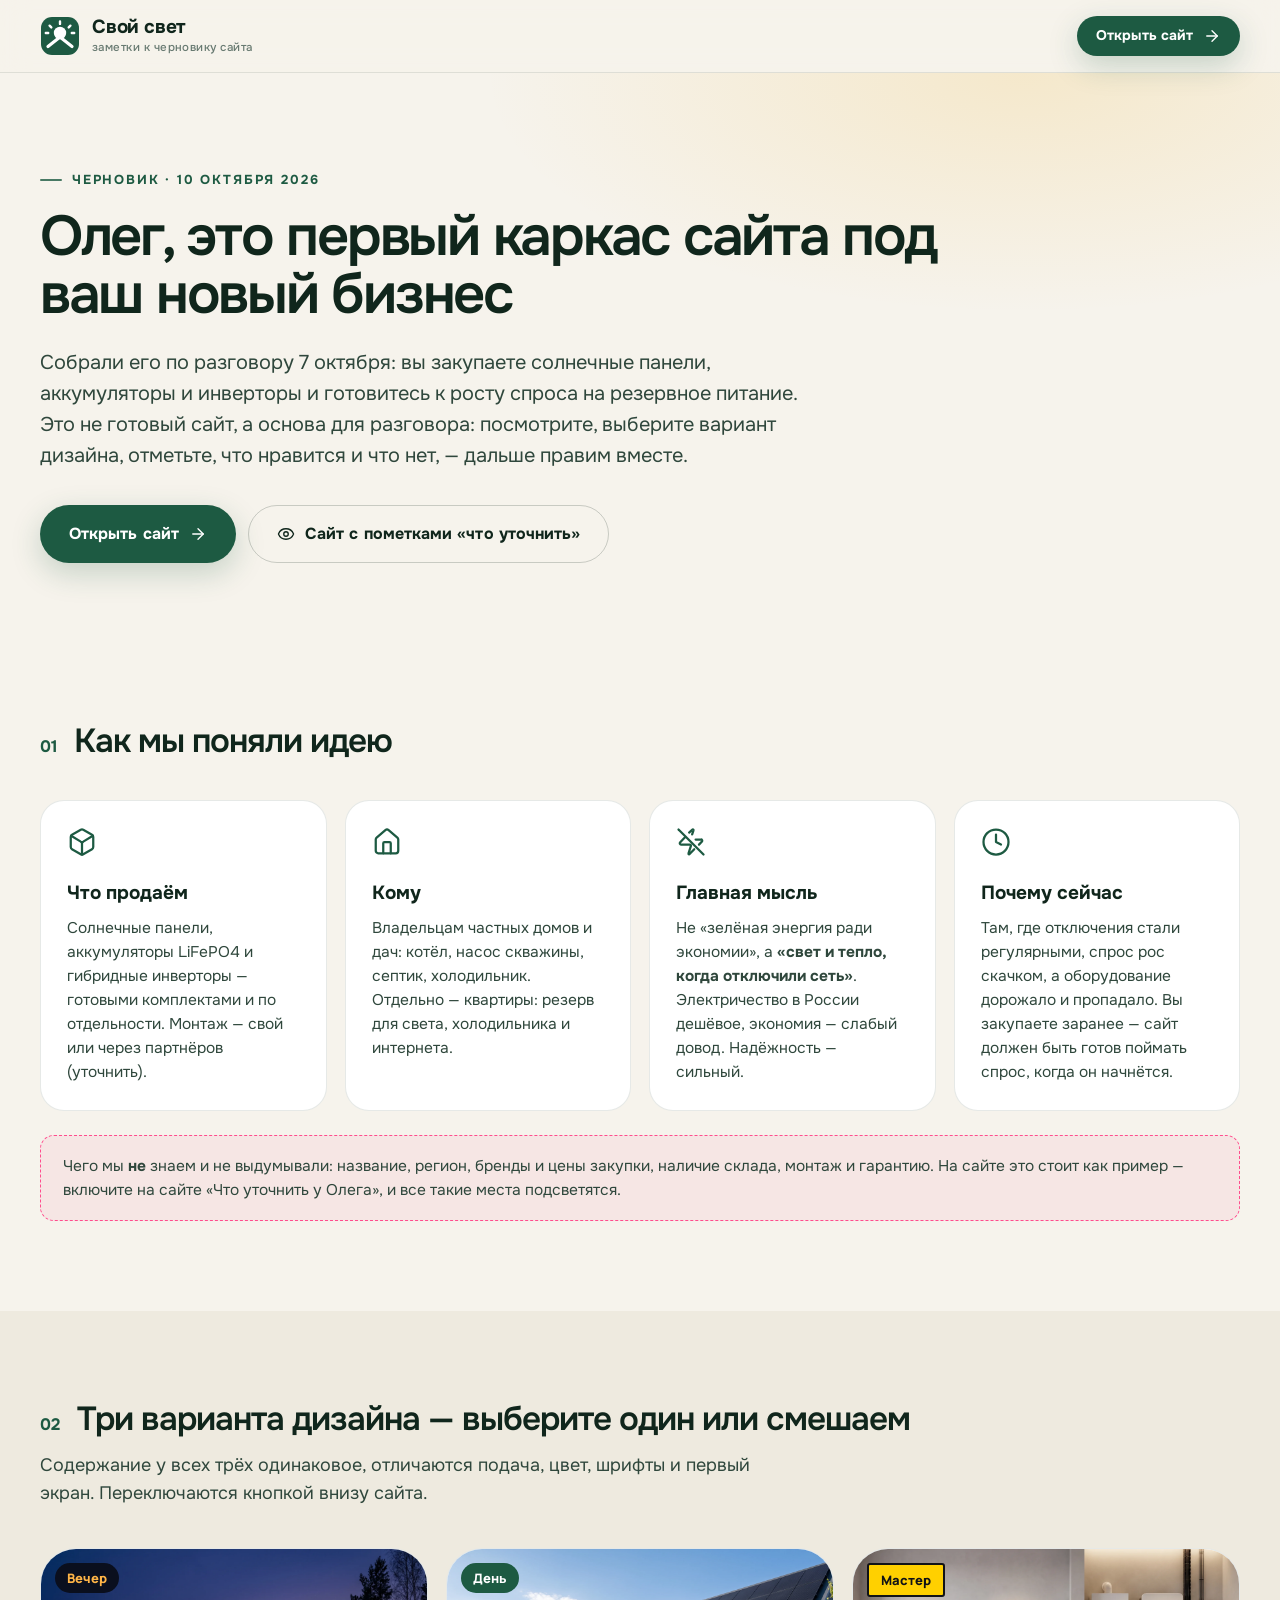
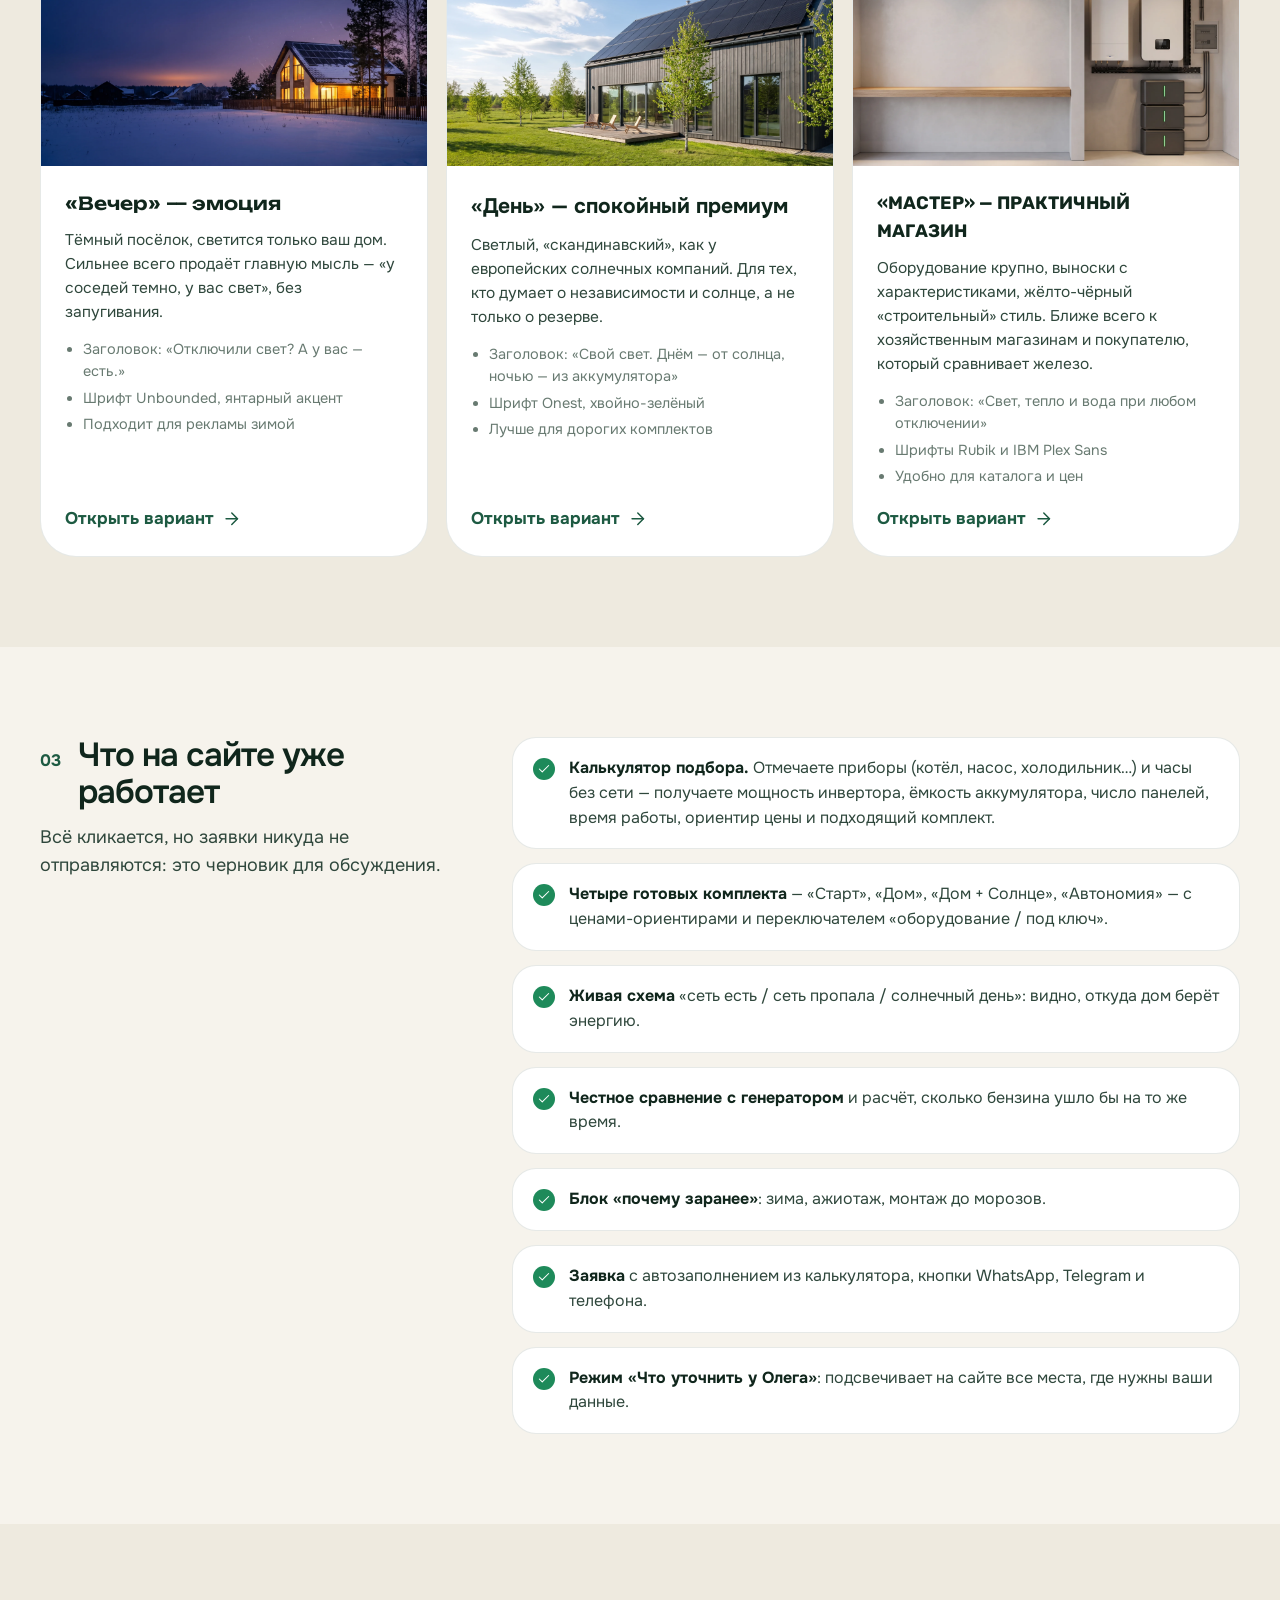
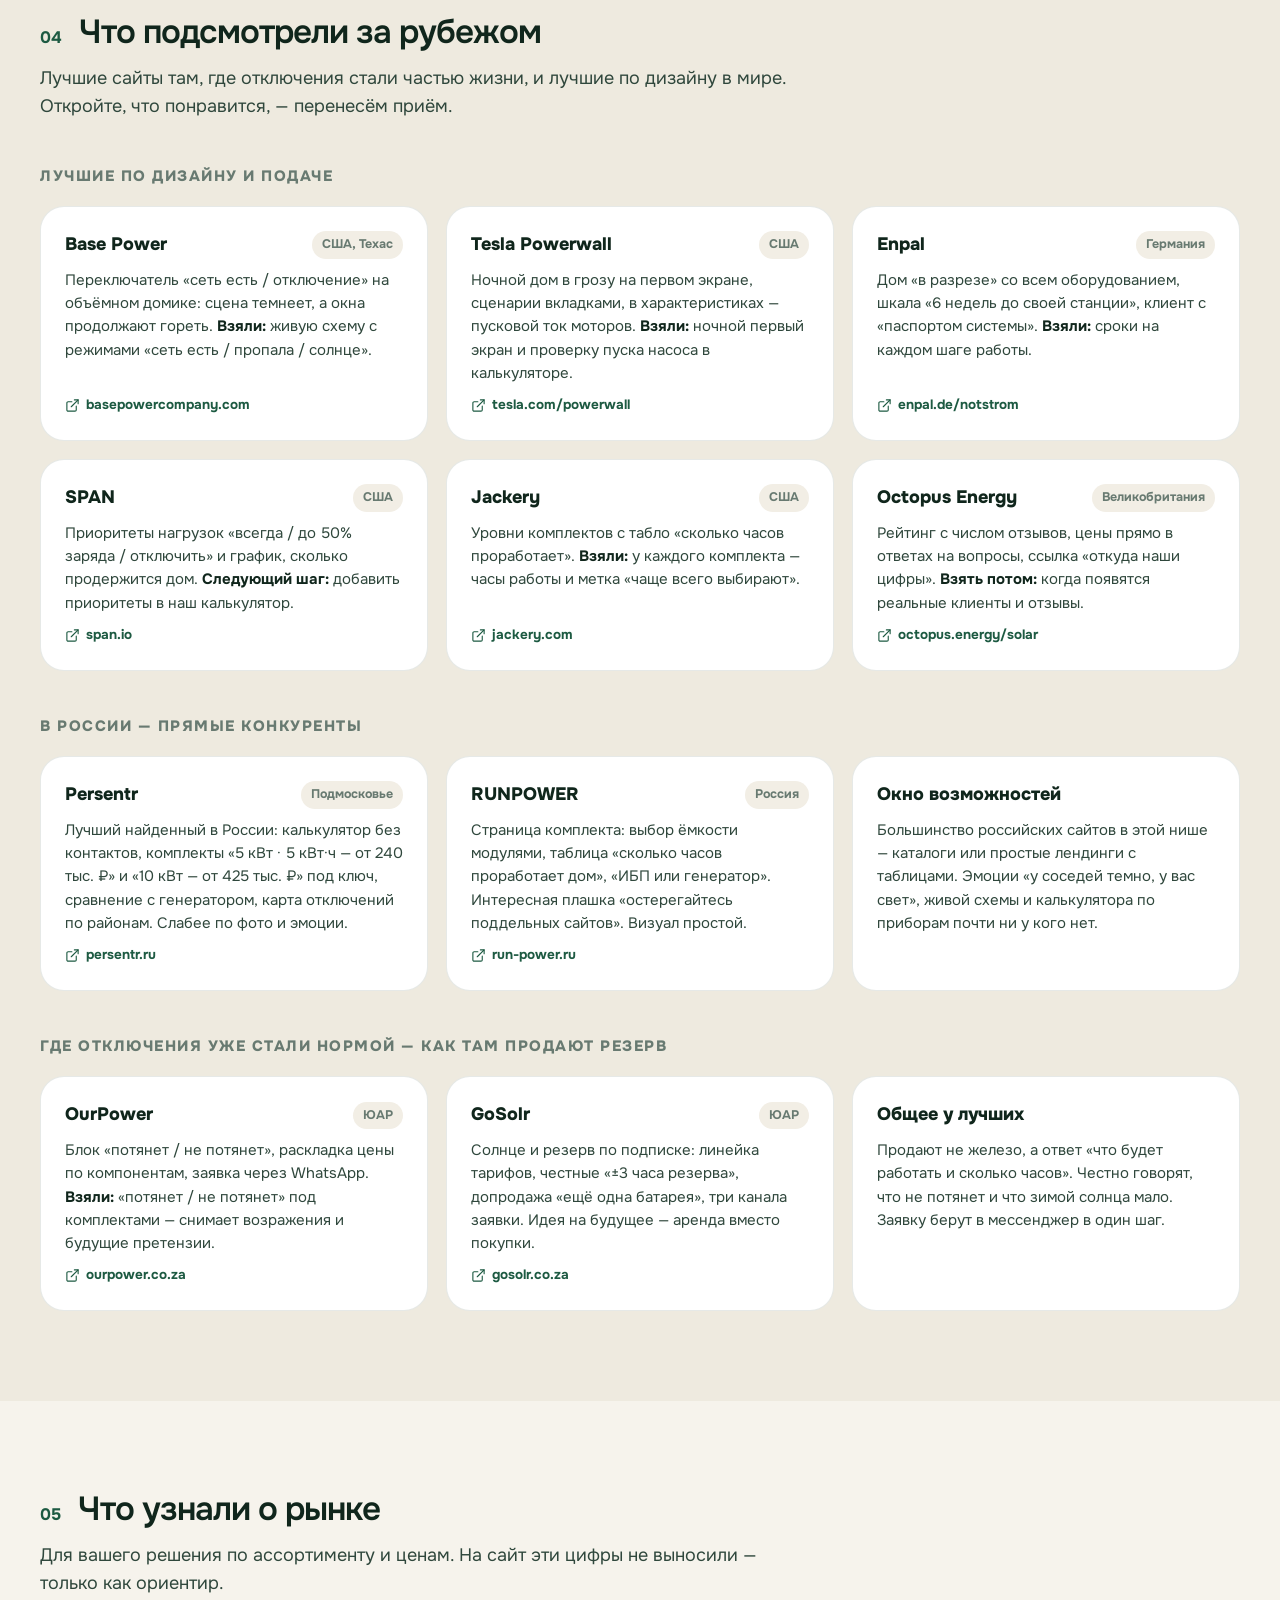
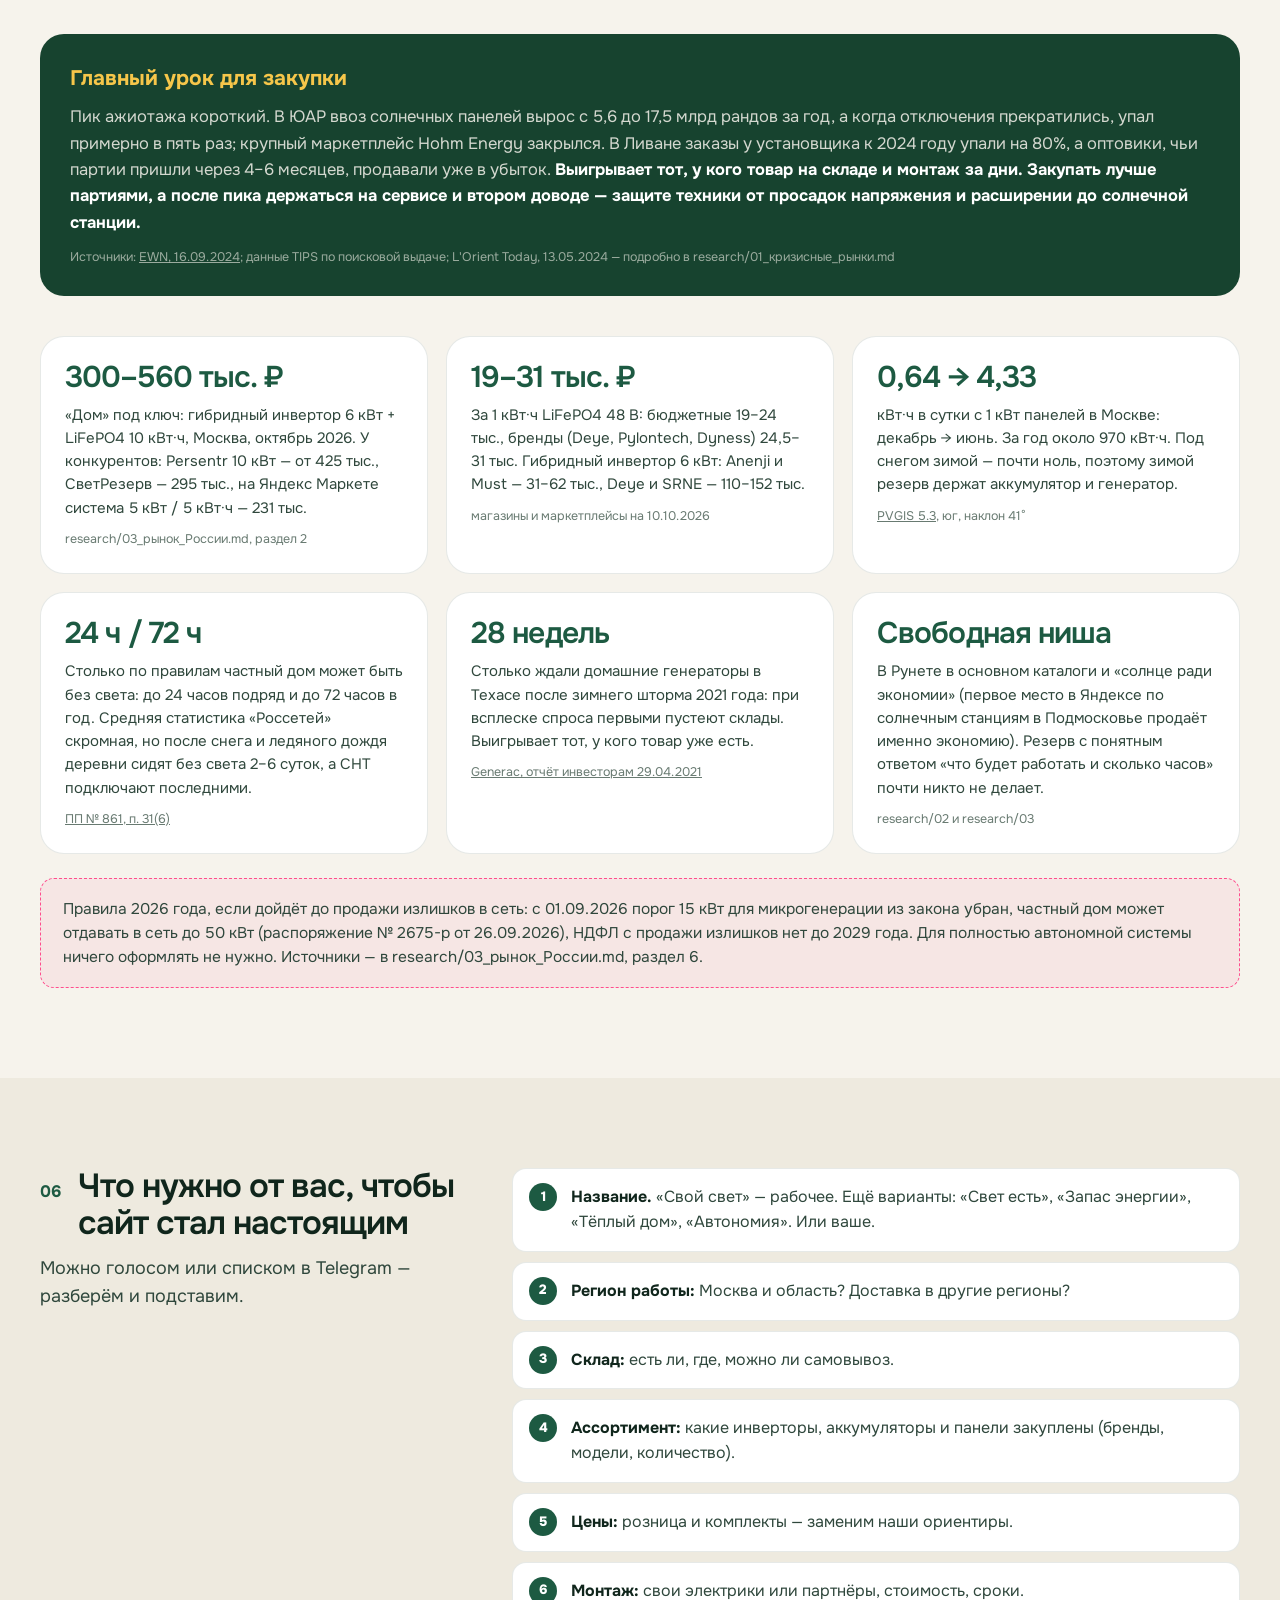
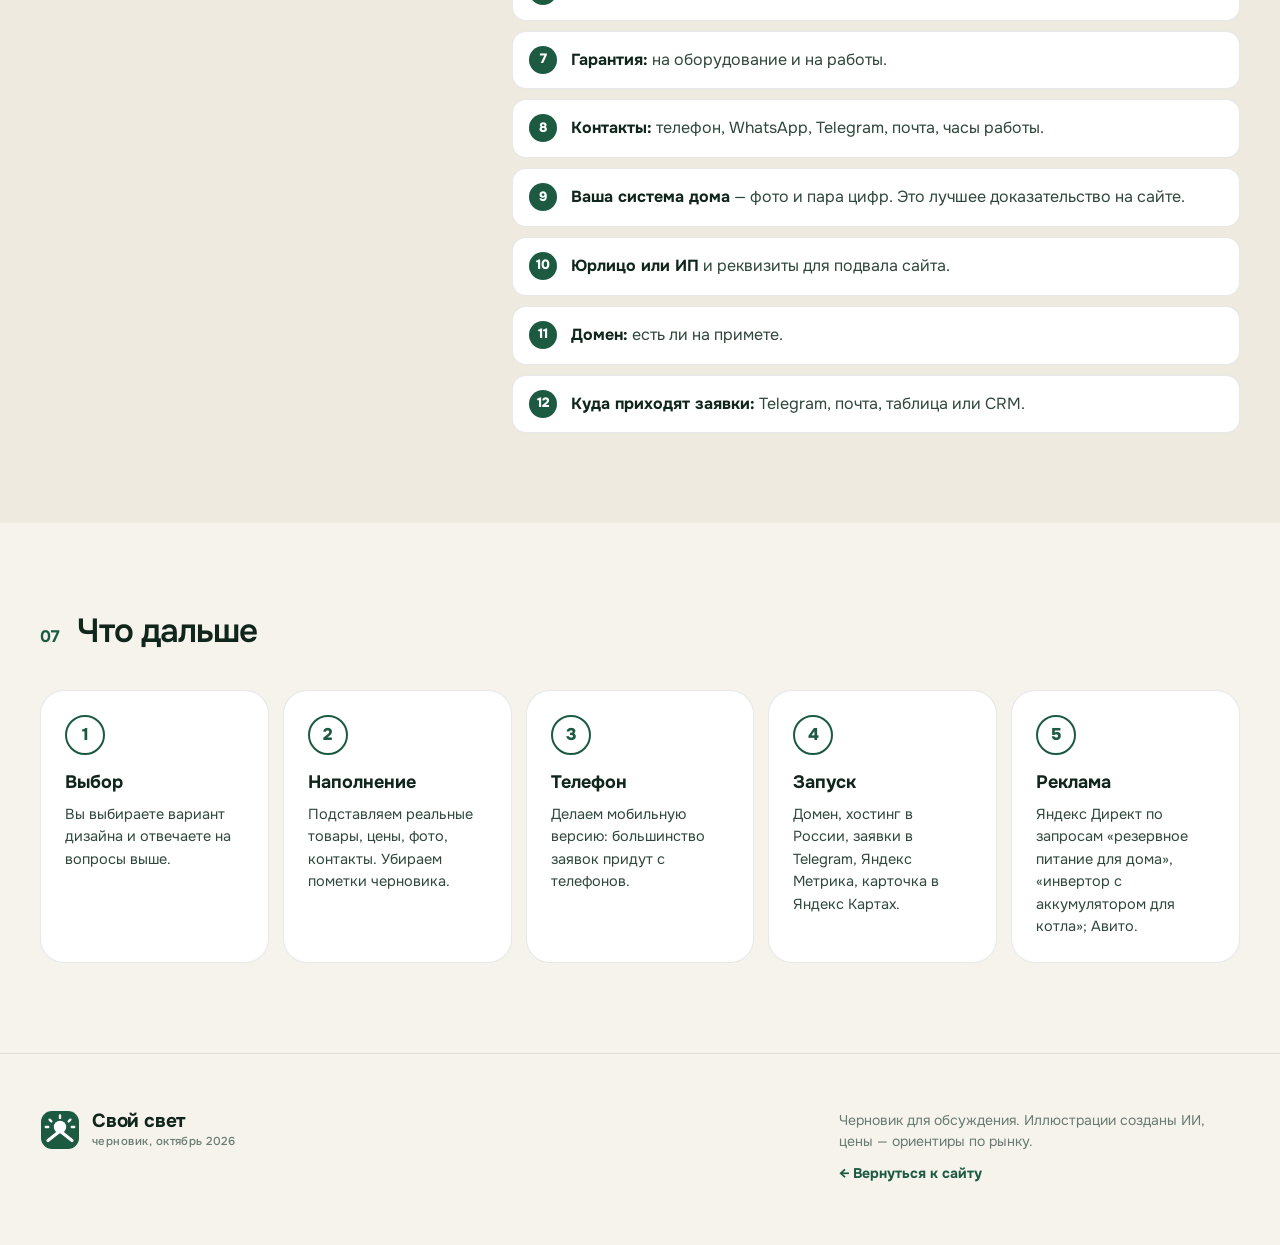
<file: oleg.html>
<!doctype html>
<html lang="ru" data-theme="day">
<head>
  <meta charset="utf-8">
  <meta name="viewport" content="width=device-width, initial-scale=1">
  <title>Заметки для Олега — черновик сайта «Свой свет»</title>
  <meta name="description" content="Как мы поняли идею, три варианта дизайна, зарубежные примеры, что нужно уточнить и следующие шаги.">
  <link rel="icon" href="assets/img/mark.svg" type="image/svg+xml">
  <link rel="preconnect" href="https://fonts.googleapis.com">
  <link rel="preconnect" href="https://fonts.gstatic.com" crossorigin>
  <link rel="stylesheet" href="https://fonts.googleapis.com/css2?family=IBM+Plex+Sans:wght@400;500;600&family=Manrope:wght@400;500;600;700;800&family=Onest:wght@300;400;500;600;700&family=Rubik:wght@500;600;700;800&family=Unbounded:wght@500;600;700&display=swap">
  <link rel="stylesheet" href="assets/css/style.css">
  <link rel="stylesheet" href="assets/css/notes.css">
</head>
<body class="notes">
<svg class="sprite" aria-hidden="true" focusable="false">
  <symbol id="i-arrow" viewBox="0 0 24 24"><path d="M5 12h14"/><path d="m12 5 7 7-7 7"/></symbol>
  <symbol id="i-check" viewBox="0 0 24 24"><path d="M20 6 9 17l-5-5"/></symbol>
  <symbol id="i-eye" viewBox="0 0 24 24"><path d="M2.06 12.35a1 1 0 0 1 0-.7 10.75 10.75 0 0 1 19.88 0 1 1 0 0 1 0 .7 10.75 10.75 0 0 1-19.88 0"/><circle cx="12" cy="12" r="3"/></symbol>
  <symbol id="i-ext" viewBox="0 0 24 24"><path d="M15 3h6v6"/><path d="M10 14 21 3"/><path d="M18 13v6a2 2 0 0 1-2 2H5a2 2 0 0 1-2-2V8a2 2 0 0 1 2-2h6"/></symbol>
  <symbol id="i-box" viewBox="0 0 24 24"><path d="M11 21.73a2 2 0 0 0 2 0l7-4A2 2 0 0 0 21 16V8a2 2 0 0 0-1-1.73l-7-4a2 2 0 0 0-2 0l-7 4A2 2 0 0 0 3 8v8a2 2 0 0 0 1 1.73z"/><path d="M12 22V12"/><path d="m3.3 7 7.7 4.73a2 2 0 0 0 2 0L20.7 7"/></symbol>
  <symbol id="i-home" viewBox="0 0 24 24"><path d="M15 21v-8a1 1 0 0 0-1-1h-4a1 1 0 0 0-1 1v8"/><path d="M3 10a2 2 0 0 1 .71-1.53l7-6a2 2 0 0 1 2.58 0l7 6A2 2 0 0 1 21 10v9a2 2 0 0 1-2 2H5a2 2 0 0 1-2-2z"/></symbol>
  <symbol id="i-zapoff" viewBox="0 0 24 24"><path d="M10.5 4.5 13.12 2.17a.5.5 0 0 1 .86.46l-1.06 3.33"/><path d="M15.7 10H20a1 1 0 0 1 .78 1.63l-2.4 2.47"/><path d="M14.6 17.8l-3.72 3.83a.5.5 0 0 1-.86-.46l1.92-6.02A1 1 0 0 0 11 14H4a1 1 0 0 1-.78-1.63L7.4 8.06"/><path d="m2 2 20 20"/></symbol>
  <symbol id="i-clock" viewBox="0 0 24 24"><circle cx="12" cy="12" r="10"/><path d="M12 6v6l4 2"/></symbol>
</svg>

<header class="n-top">
  <div class="container n-top__in">
    <a class="logo" href="index.html"><svg class="logo__mark" viewBox="0 0 40 40" aria-hidden="true"><rect x="1" y="1" width="38" height="38" rx="11" class="logo__bg"/><circle cx="20" cy="17" r="6.2" class="logo__sun"/><path d="M8 30.5 20 21l12 9.5" class="logo__roof"/><path d="M20 5.5v2.4M9.6 9.7l1.7 1.7M30.4 9.7l-1.7 1.7M5.8 17h2.4M31.8 17h2.4" class="logo__rays"/></svg><span class="logo__text">Свой свет<small>заметки к черновику сайта</small></span></a>
    <a class="btn btn--primary btn--sm" href="index.html">Открыть сайт<svg class="ic"><use href="#i-arrow"/></svg></a>
  </div>
</header>

<main>
  <section class="n-hero">
    <div class="container">
      <p class="eyebrow">Черновик · 10 октября 2026</p>
      <h1>Олег, это первый каркас сайта под ваш новый бизнес</h1>
      <p class="n-lead">Собрали его по разговору 7 октября: вы закупаете солнечные панели, аккумуляторы и инверторы и готовитесь к росту спроса на резервное питание. Это не готовый сайт, а основа для разговора: посмотрите, выберите вариант дизайна, отметьте, что нравится и что нет, — дальше правим вместе.</p>
      <div class="n-actions">
        <a class="btn btn--primary btn--lg" href="index.html">Открыть сайт<svg class="ic"><use href="#i-arrow"/></svg></a>
        <a class="btn btn--ghost btn--lg" href="index.html?tbc=1"><svg class="ic"><use href="#i-eye"/></svg>Сайт с пометками «что уточнить»</a>
      </div>
    </div>
  </section>

  <!-- 1. Как поняли идею -->
  <section class="n-sec">
    <div class="container">
      <h2 class="n-h2"><span>01</span>Как мы поняли идею</h2>
      <div class="n-grid n-grid--4">
        <article class="n-card"><svg class="ic"><use href="#i-box"/></svg><h3>Что продаём</h3><p>Солнечные панели, аккумуляторы LiFePO4 и гибридные инверторы — готовыми комплектами и по отдельности. Монтаж — свой или через партнёров (уточнить).</p></article>
        <article class="n-card"><svg class="ic"><use href="#i-home"/></svg><h3>Кому</h3><p>Владельцам частных домов и дач: котёл, насос скважины, септик, холодильник. Отдельно — квартиры: резерв для света, холодильника и интернета.</p></article>
        <article class="n-card"><svg class="ic"><use href="#i-zapoff"/></svg><h3>Главная мысль</h3><p>Не «зелёная энергия ради экономии», а <b>«свет и тепло, когда отключили сеть»</b>. Электричество в России дешёвое, экономия — слабый довод. Надёжность — сильный.</p></article>
        <article class="n-card"><svg class="ic"><use href="#i-clock"/></svg><h3>Почему сейчас</h3><p>Там, где отключения стали регулярными, спрос рос скачком, а оборудование дорожало и пропадало. Вы закупаете заранее — сайт должен быть готов поймать спрос, когда он начнётся.</p></article>
      </div>
      <p class="n-note">Чего мы <b>не</b> знаем и не выдумывали: название, регион, бренды и цены закупки, наличие склада, монтаж и гарантию. На сайте это стоит как пример — включите на сайте «Что уточнить у Олега», и все такие места подсветятся.</p>
    </div>
  </section>

  <!-- 2. Варианты дизайна -->
  <section class="n-sec n-sec--alt">
    <div class="container">
      <h2 class="n-h2"><span>02</span>Три варианта дизайна — выберите один или смешаем</h2>
      <p class="n-sub">Содержание у всех трёх одинаковое, отличаются подача, цвет, шрифты и первый экран. Переключаются кнопкой внизу сайта.</p>
      <div class="n-grid n-grid--3">
        <a class="n-var n-var--night" href="index.html?v=night">
          <div class="n-var__img"><img src="assets/img/hero_night.webp" alt="Вариант «Вечер»" loading="lazy"><span class="n-var__tag">Вечер</span></div>
          <div class="n-var__body">
            <h3>«Вечер» — эмоция</h3>
            <p>Тёмный посёлок, светится только ваш дом. Сильнее всего продаёт главную мысль — «у соседей темно, у вас свет», без запугивания.</p>
            <ul><li>Заголовок: «Отключили свет? А у вас — есть.»</li><li>Шрифт Unbounded, янтарный акцент</li><li>Подходит для рекламы зимой</li></ul>
            <span class="n-var__go">Открыть вариант<svg class="ic"><use href="#i-arrow"/></svg></span>
          </div>
        </a>
        <a class="n-var n-var--day" href="index.html?v=day">
          <div class="n-var__img"><img src="assets/img/hero_day.webp" alt="Вариант «День»" loading="lazy"><span class="n-var__tag">День</span></div>
          <div class="n-var__body">
            <h3>«День» — спокойный премиум</h3>
            <p>Светлый, «скандинавский», как у европейских солнечных компаний. Для тех, кто думает о независимости и солнце, а не только о резерве.</p>
            <ul><li>Заголовок: «Свой свет. Днём — от солнца, ночью — из аккумулятора»</li><li>Шрифт Onest, хвойно-зелёный</li><li>Лучше для дорогих комплектов</li></ul>
            <span class="n-var__go">Открыть вариант<svg class="ic"><use href="#i-arrow"/></svg></span>
          </div>
        </a>
        <a class="n-var n-var--pro" href="index.html?v=pro">
          <div class="n-var__img"><img src="assets/img/hero_equipment.webp" alt="Вариант «Мастер»" loading="lazy"><span class="n-var__tag">Мастер</span></div>
          <div class="n-var__body">
            <h3>«Мастер» — практичный магазин</h3>
            <p>Оборудование крупно, выноски с характеристиками, жёлто-чёрный «строительный» стиль. Ближе всего к хозяйственным магазинам и покупателю, который сравнивает железо.</p>
            <ul><li>Заголовок: «Свет, тепло и вода при любом отключении»</li><li>Шрифты Rubik и IBM Plex Sans</li><li>Удобно для каталога и цен</li></ul>
            <span class="n-var__go">Открыть вариант<svg class="ic"><use href="#i-arrow"/></svg></span>
          </div>
        </a>
      </div>
    </div>
  </section>

  <!-- 3. Что уже работает -->
  <section class="n-sec">
    <div class="container n-two">
      <div>
        <h2 class="n-h2"><span>03</span>Что на сайте уже работает</h2>
        <p class="n-sub">Всё кликается, но заявки никуда не отправляются: это черновик для обсуждения.</p>
      </div>
      <ul class="n-checks">
        <li><svg class="ic"><use href="#i-check"/></svg><span><b>Калькулятор подбора.</b> Отмечаете приборы (котёл, насос, холодильник…) и часы без сети — получаете мощность инвертора, ёмкость аккумулятора, число панелей, время работы, ориентир цены и подходящий комплект.</span></li>
        <li><svg class="ic"><use href="#i-check"/></svg><span><b>Четыре готовых комплекта</b> — «Старт», «Дом», «Дом + Солнце», «Автономия» — с ценами-ориентирами и переключателем «оборудование / под ключ».</span></li>
        <li><svg class="ic"><use href="#i-check"/></svg><span><b>Живая схема</b> «сеть есть / сеть пропала / солнечный день»: видно, откуда дом берёт энергию.</span></li>
        <li><svg class="ic"><use href="#i-check"/></svg><span><b>Честное сравнение с генератором</b> и расчёт, сколько бензина ушло бы на то же время.</span></li>
        <li><svg class="ic"><use href="#i-check"/></svg><span><b>Блок «почему заранее»</b>: зима, ажиотаж, монтаж до морозов.</span></li>
        <li><svg class="ic"><use href="#i-check"/></svg><span><b>Заявка</b> с автозаполнением из калькулятора, кнопки WhatsApp, Telegram и телефона.</span></li>
        <li><svg class="ic"><use href="#i-check"/></svg><span><b>Режим «Что уточнить у Олега»</b>: подсвечивает на сайте все места, где нужны ваши данные.</span></li>
      </ul>
    </div>
  </section>

  <!-- 4. Зарубежные примеры -->
  <section class="n-sec n-sec--alt" id="refs">
    <div class="container">
      <h2 class="n-h2"><span>04</span>Что подсмотрели за рубежом</h2>
      <p class="n-sub">Лучшие сайты там, где отключения стали частью жизни, и лучшие по дизайну в мире. Откройте, что понравится, — перенесём приём.</p>
      <h3 class="n-h3">Лучшие по дизайну и подаче</h3>
      <div class="n-grid n-grid--3" id="refs-grid">
        <a class="n-ref" href="https://www.basepowercompany.com/" target="_blank" rel="noopener"><div class="n-ref__top"><span class="n-ref__name">Base Power</span><span class="n-ref__flag">США, Техас</span></div><p>Переключатель «сеть есть / отключение» на объёмном домике: сцена темнеет, а окна продолжают гореть. <b>Взяли:</b> живую схему с режимами «сеть есть / пропала / солнце».</p><span class="n-ref__url"><svg class="ic"><use href="#i-ext"/></svg>basepowercompany.com</span></a>
        <a class="n-ref" href="https://www.tesla.com/powerwall" target="_blank" rel="noopener"><div class="n-ref__top"><span class="n-ref__name">Tesla Powerwall</span><span class="n-ref__flag">США</span></div><p>Ночной дом в грозу на первом экране, сценарии вкладками, в характеристиках — пусковой ток моторов. <b>Взяли:</b> ночной первый экран и проверку пуска насоса в калькуляторе.</p><span class="n-ref__url"><svg class="ic"><use href="#i-ext"/></svg>tesla.com/powerwall</span></a>
        <a class="n-ref" href="https://www.enpal.de/notstrom" target="_blank" rel="noopener"><div class="n-ref__top"><span class="n-ref__name">Enpal</span><span class="n-ref__flag">Германия</span></div><p>Дом «в разрезе» со всем оборудованием, шкала «6 недель до своей станции», клиент с «паспортом системы». <b>Взяли:</b> сроки на каждом шаге работы.</p><span class="n-ref__url"><svg class="ic"><use href="#i-ext"/></svg>enpal.de/notstrom</span></a>
        <a class="n-ref" href="https://www.span.io/" target="_blank" rel="noopener"><div class="n-ref__top"><span class="n-ref__name">SPAN</span><span class="n-ref__flag">США</span></div><p>Приоритеты нагрузок «всегда / до 50% заряда / отключить» и график, сколько продержится дом. <b>Следующий шаг:</b> добавить приоритеты в наш калькулятор.</p><span class="n-ref__url"><svg class="ic"><use href="#i-ext"/></svg>span.io</span></a>
        <a class="n-ref" href="https://www.jackery.com/pages/essential-home-backup-power" target="_blank" rel="noopener"><div class="n-ref__top"><span class="n-ref__name">Jackery</span><span class="n-ref__flag">США</span></div><p>Уровни комплектов с табло «сколько часов проработает». <b>Взяли:</b> у каждого комплекта — часы работы и метка «чаще всего выбирают».</p><span class="n-ref__url"><svg class="ic"><use href="#i-ext"/></svg>jackery.com</span></a>
        <a class="n-ref" href="https://octopus.energy/solar/" target="_blank" rel="noopener"><div class="n-ref__top"><span class="n-ref__name">Octopus Energy</span><span class="n-ref__flag">Великобритания</span></div><p>Рейтинг с числом отзывов, цены прямо в ответах на вопросы, ссылка «откуда наши цифры». <b>Взять потом:</b> когда появятся реальные клиенты и отзывы.</p><span class="n-ref__url"><svg class="ic"><use href="#i-ext"/></svg>octopus.energy/solar</span></a>
      </div>
      <h3 class="n-h3">В России — прямые конкуренты</h3>
      <div class="n-grid n-grid--3">
        <a class="n-ref" href="https://persentr.ru/" target="_blank" rel="noopener"><div class="n-ref__top"><span class="n-ref__name">Persentr</span><span class="n-ref__flag">Подмосковье</span></div><p>Лучший найденный в России: калькулятор без контактов, комплекты «5 кВт · 5 кВт·ч — от 240 тыс. ₽» и «10 кВт — от 425 тыс. ₽» под ключ, сравнение с генератором, карта отключений по районам. Слабее по фото и эмоции.</p><span class="n-ref__url"><svg class="ic"><use href="#i-ext"/></svg>persentr.ru</span></a>
        <a class="n-ref" href="https://www.run-power.ru/gotovye-resheniya/gw6_rp" target="_blank" rel="noopener"><div class="n-ref__top"><span class="n-ref__name">RUNPOWER</span><span class="n-ref__flag">Россия</span></div><p>Страница комплекта: выбор ёмкости модулями, таблица «сколько часов проработает дом», «ИБП или генератор». Интересная плашка «остерегайтесь поддельных сайтов». Визуал простой.</p><span class="n-ref__url"><svg class="ic"><use href="#i-ext"/></svg>run-power.ru</span></a>
        <div class="n-ref n-ref--note"><div class="n-ref__top"><span class="n-ref__name">Окно возможностей</span></div><p>Большинство российских сайтов в этой нише — каталоги или простые лендинги с таблицами. Эмоции «у соседей темно, у вас свет», живой схемы и калькулятора по приборам почти ни у кого нет.</p></div>
      </div>
      <h3 class="n-h3">Где отключения уже стали нормой — как там продают резерв</h3>
      <div class="n-grid n-grid--3">
        <a class="n-ref" href="https://www.ourpower.co.za/solar/system-cost/5kva" target="_blank" rel="noopener"><div class="n-ref__top"><span class="n-ref__name">OurPower</span><span class="n-ref__flag">ЮАР</span></div><p>Блок «потянет / не потянет», раскладка цены по компонентам, заявка через WhatsApp. <b>Взяли:</b> «потянет / не потянет» под комплектами — снимает возражения и будущие претензии.</p><span class="n-ref__url"><svg class="ic"><use href="#i-ext"/></svg>ourpower.co.za</span></a>
        <a class="n-ref" href="https://www.gosolr.co.za/" target="_blank" rel="noopener"><div class="n-ref__top"><span class="n-ref__name">GoSolr</span><span class="n-ref__flag">ЮАР</span></div><p>Солнце и резерв по подписке: линейка тарифов, честные «±3 часа резерва», допродажа «ещё одна батарея», три канала заявки. Идея на будущее — аренда вместо покупки.</p><span class="n-ref__url"><svg class="ic"><use href="#i-ext"/></svg>gosolr.co.za</span></a>
        <div class="n-ref n-ref--note"><div class="n-ref__top"><span class="n-ref__name">Общее у лучших</span></div><p>Продают не железо, а ответ «что будет работать и сколько часов». Честно говорят, что не потянет и что зимой солнца мало. Заявку берут в мессенджер в один шаг.</p></div>
      </div>
    </div>
  </section>

  <!-- 5. Рынок -->
  <section class="n-sec" id="market">
    <div class="container">
      <h2 class="n-h2"><span>05</span>Что узнали о рынке</h2>
      <p class="n-sub">Для вашего решения по ассортименту и ценам. На сайт эти цифры не выносили — только как ориентир.</p>
      <div class="n-alert">
        <h3>Главный урок для закупки</h3>
        <p>Пик ажиотажа короткий. В ЮАР ввоз солнечных панелей вырос с 5,6 до 17,5 млрд рандов за год, а когда отключения прекратились, упал примерно в пять раз; крупный маркетплейс Hohm Energy закрылся. В Ливане заказы у установщика к 2024 году упали на 80%, а оптовики, чьи партии пришли через 4–6 месяцев, продавали уже в убыток. <b>Выигрывает тот, у кого товар на складе и монтаж за дни. Закупать лучше партиями, а после пика держаться на сервисе и втором доводе — защите техники от просадок напряжения и расширении до солнечной станции.</b></p>
        <small>Источники: <a href="https://ewn.co.za/2024/09/16/is-the-solar-panel-boom-over-sa-solar-industry-loses-key-player-as-hohm-energy-enters-voluntary-liquidation" target="_blank" rel="noopener">EWN, 16.09.2024</a>; данные TIPS по поисковой выдаче; L'Orient Today, 13.05.2024 — подробно в research/01_кризисные_рынки.md</small>
      </div>
      <div class="n-grid n-grid--3" id="market-grid">
        <div class="n-fact"><b>300–560 тыс. ₽</b><p>«Дом» под ключ: гибридный инвертор 6&nbsp;кВт + LiFePO4 10&nbsp;кВт·ч, Москва, октябрь 2026. У конкурентов: Persentr 10&nbsp;кВт — от 425 тыс., СветРезерв — 295 тыс., на Яндекс Маркете система 5&nbsp;кВт / 5&nbsp;кВт·ч — 231 тыс.</p><small>research/03_рынок_России.md, раздел 2</small></div>
        <div class="n-fact"><b>19–31 тыс. ₽</b><p>За 1&nbsp;кВт·ч LiFePO4 48&nbsp;В: бюджетные 19–24 тыс., бренды (Deye, Pylontech, Dyness) 24,5–31 тыс. Гибридный инвертор 6&nbsp;кВт: Anenji и Must — 31–62 тыс., Deye и SRNE — 110–152 тыс.</p><small>магазины и маркетплейсы на 10.10.2026</small></div>
        <div class="n-fact"><b>0,64 → 4,33</b><p>кВт·ч в сутки с 1&nbsp;кВт панелей в Москве: декабрь → июнь. За год около 970&nbsp;кВт·ч. Под снегом зимой — почти ноль, поэтому зимой резерв держат аккумулятор и генератор.</p><small><a href="https://re.jrc.ec.europa.eu/api/v5_3/PVcalc?lat=55.751&lon=37.618&peakpower=1&loss=14&optimalangles=1&outputformat=json" target="_blank" rel="noopener">PVGIS 5.3</a>, юг, наклон 41°</small></div>
        <div class="n-fact"><b>24 ч / 72 ч</b><p>Столько по правилам частный дом может быть без света: до 24 часов подряд и до 72 часов в год. Средняя статистика «Россетей» скромная, но после снега и ледяного дождя деревни сидят без света 2–6 суток, а СНТ подключают последними.</p><small><a href="https://www.consultant.ru/document/cons_doc_LAW_51030/380b06dccc401d6f49064c8be507694f736b57d1/" target="_blank" rel="noopener">ПП № 861, п. 31(6)</a></small></div>
        <div class="n-fact"><b>28 недель</b><p>Столько ждали домашние генераторы в Техасе после зимнего шторма 2021 года: при всплеске спроса первыми пустеют склады. Выигрывает тот, у кого товар уже есть.</p><small><a href="https://www.fool.com/earnings/call-transcripts/2021/04/29/generac-holdings-inc-gnrc-q1-2021-earnings-call-tr/" target="_blank" rel="noopener">Generac, отчёт инвесторам 29.04.2021</a></small></div>
        <div class="n-fact"><b>Свободная ниша</b><p>В Рунете в основном каталоги и «солнце ради экономии» (первое место в Яндексе по солнечным станциям в Подмосковье продаёт именно экономию). Резерв с понятным ответом «что будет работать и сколько часов» почти никто не делает.</p><small>research/02 и research/03</small></div>
      </div>
      <p class="n-note">Правила 2026 года, если дойдёт до продажи излишков в сеть: с 01.09.2026 порог 15&nbsp;кВт для микрогенерации из закона убран, частный дом может отдавать в сеть до 50&nbsp;кВт (распоряжение № 2675-р от 26.09.2026), НДФЛ с продажи излишков нет до 2029 года. Для полностью автономной системы ничего оформлять не нужно. Источники — в research/03_рынок_России.md, раздел 6.</p>
    </div>
  </section>

  <!-- 6. Что нужно от Олега -->
  <section class="n-sec n-sec--alt">
    <div class="container n-two">
      <div>
        <h2 class="n-h2"><span>06</span>Что нужно от вас, чтобы сайт стал настоящим</h2>
        <p class="n-sub">Можно голосом или списком в Telegram — разберём и подставим.</p>
      </div>
      <ol class="n-todo">
        <li><b>Название.</b> «Свой свет» — рабочее. Ещё варианты: «Свет есть», «Запас энергии», «Тёплый дом», «Автономия». Или ваше.</li>
        <li><b>Регион работы:</b> Москва и область? Доставка в другие регионы?</li>
        <li><b>Склад:</b> есть ли, где, можно ли самовывоз.</li>
        <li><b>Ассортимент:</b> какие инверторы, аккумуляторы и панели закуплены (бренды, модели, количество).</li>
        <li><b>Цены:</b> розница и комплекты — заменим наши ориентиры.</li>
        <li><b>Монтаж:</b> свои электрики или партнёры, стоимость, сроки.</li>
        <li><b>Гарантия:</b> на оборудование и на работы.</li>
        <li><b>Контакты:</b> телефон, WhatsApp, Telegram, почта, часы работы.</li>
        <li><b>Ваша система дома</b> — фото и пара цифр. Это лучшее доказательство на сайте.</li>
        <li><b>Юрлицо или ИП</b> и реквизиты для подвала сайта.</li>
        <li><b>Домен:</b> есть ли на примете.</li>
        <li><b>Куда приходят заявки:</b> Telegram, почта, таблица или CRM.</li>
      </ol>
    </div>
  </section>

  <!-- 7. Дальше -->
  <section class="n-sec">
    <div class="container">
      <h2 class="n-h2"><span>07</span>Что дальше</h2>
      <div class="n-steps">
        <div><b>1</b><h3>Выбор</h3><p>Вы выбираете вариант дизайна и отвечаете на вопросы выше.</p></div>
        <div><b>2</b><h3>Наполнение</h3><p>Подставляем реальные товары, цены, фото, контакты. Убираем пометки черновика.</p></div>
        <div><b>3</b><h3>Телефон</h3><p>Делаем мобильную версию: большинство заявок придут с телефонов.</p></div>
        <div><b>4</b><h3>Запуск</h3><p>Домен, хостинг в России, заявки в Telegram, Яндекс Метрика, карточка в Яндекс Картах.</p></div>
        <div><b>5</b><h3>Реклама</h3><p>Яндекс Директ по запросам «резервное питание для дома», «инвертор с аккумулятором для котла»; Авито.</p></div>
      </div>
    </div>
  </section>
</main>

<footer class="footer">
  <div class="container footer__in">
    <div class="footer__brand"><a class="logo logo--footer" href="index.html"><svg class="logo__mark" viewBox="0 0 40 40" aria-hidden="true"><rect x="1" y="1" width="38" height="38" rx="11" class="logo__bg"/><circle cx="20" cy="17" r="6.2" class="logo__sun"/><path d="M8 30.5 20 21l12 9.5" class="logo__roof"/><path d="M20 5.5v2.4M9.6 9.7l1.7 1.7M30.4 9.7l-1.7 1.7M5.8 17h2.4M31.8 17h2.4" class="logo__rays"/></svg><span class="logo__text">Свой свет<small>черновик, октябрь 2026</small></span></a></div>
    <div></div>
    <div class="footer__meta"><p>Черновик для обсуждения. Иллюстрации созданы ИИ, цены — ориентиры по рынку.</p><a href="index.html">← Вернуться к сайту</a></div>
  </div>
</footer>
</body>
</html>
</file>
<file: assets/css/style.css>
/* =========================================================================
   «Свой свет» — черновик сайта. Три варианта дизайна: night (Вечер), day (День), pro (Мастер).
   Все цвета и шрифты — в токенах; варианты переопределяют только токены и несколько раскладок.
   ========================================================================= */

:root {
  --container: 1240px;
  --pad: 40px;
  --radius-s: 12px;
  --radius: 20px;
  --radius-l: 30px;
  --font-display: "Unbounded", "Manrope", system-ui, sans-serif;
  --font-body: "Manrope", system-ui, -apple-system, "Segoe UI", sans-serif;
  --display-weight: 600;
  --display-track: -0.025em;
  --display-case: none;
  --h1: clamp(40px, 4.3vw, 64px);
  --h2: clamp(30px, 2.9vw, 44px);
  --ease: cubic-bezier(.2, .7, .2, 1);

  /* Вечер — по умолчанию */
  --bg: #0A0F1E;
  --bg-alt: #0D1427;
  --surface: #121A31;
  --surface-2: #18213D;
  --glass: rgba(14, 20, 40, .62);
  --text: #F5F2EA;
  --text-2: #CBD0DE;
  --muted: #8E97B2;
  --line: rgba(255, 255, 255, .08);
  --line-2: rgba(255, 255, 255, .16);
  --accent: #FFB547;
  --accent-2: #FF8A3D;
  --accent-ink: #1C1204;
  --accent-soft: rgba(255, 181, 71, .13);
  --accent-glow: 0 0 0 1px rgba(255, 181, 71, .35), 0 12px 40px rgba(255, 160, 60, .25);
  --good: #5AD69A;
  --bad: #FF6B6B;
  --mid: #F3C04F;
  --shadow: 0 24px 70px rgba(0, 0, 0, .45);
  --shadow-s: 0 8px 24px rgba(0, 0, 0, .25);
  --hero-text: #F7F3EA;
  --hero-overlay:
    linear-gradient(90deg, rgba(7, 11, 24, .94) 0%, rgba(7, 11, 24, .78) 30%, rgba(7, 11, 24, .22) 58%, rgba(7, 11, 24, 0) 75%),
    linear-gradient(0deg, rgba(10, 15, 30, 1) 0%, rgba(10, 15, 30, 0) 24%);
  --why-overlay: linear-gradient(180deg, rgba(10, 15, 30, .78) 0%, rgba(10, 15, 30, .55) 45%, rgba(10, 15, 30, .92) 100%);
  --contact-bg: radial-gradient(1200px 500px at 85% -10%, rgba(255, 170, 60, .18), transparent 60%), #0F1730;
}

[data-theme="day"] {
  --font-display: "Onest", "Manrope", system-ui, sans-serif;
  --font-body: "Onest", system-ui, -apple-system, "Segoe UI", sans-serif;
  --display-weight: 600;
  --display-track: -0.035em;
  --h1: clamp(56px, 7.4vw, 112px);
  --h2: clamp(32px, 3.2vw, 50px);
  --radius-s: 14px;
  --radius: 24px;
  --radius-l: 36px;
  --bg: #F6F3EC;
  --bg-alt: #EEEADF;
  --surface: #FFFFFF;
  --surface-2: #F2EEE5;
  --glass: rgba(255, 255, 255, .82);
  --text: #10261C;
  --text-2: #2F473C;
  --muted: #687A71;
  --line: rgba(16, 38, 28, .10);
  --line-2: rgba(16, 38, 28, .20);
  --accent: #1D5A42;
  --accent-2: #EFB021;
  --accent-ink: #FFFFFF;
  --accent-soft: rgba(29, 90, 66, .09);
  --accent-glow: 0 10px 30px rgba(29, 90, 66, .22);
  --good: #1E8A5A;
  --bad: #C9452E;
  --mid: #C88A10;
  --shadow: 0 30px 80px rgba(36, 50, 40, .14);
  --shadow-s: 0 8px 24px rgba(36, 50, 40, .08);
  --hero-text: #10261C;
  --why-overlay: linear-gradient(180deg, rgba(14, 33, 26, .70) 0%, rgba(14, 33, 26, .45) 45%, rgba(14, 33, 26, .88) 100%);
  --contact-bg: radial-gradient(900px 420px at 90% 0%, rgba(239, 176, 33, .22), transparent 60%), #17432F;
}

[data-theme="pro"] {
  --font-display: "Rubik", "IBM Plex Sans", system-ui, sans-serif;
  --font-body: "IBM Plex Sans", system-ui, -apple-system, "Segoe UI", sans-serif;
  --display-weight: 700;
  --display-track: -0.015em;
  --display-case: uppercase;
  --h1: clamp(38px, 3.9vw, 58px);
  --h2: clamp(28px, 2.6vw, 40px);
  --radius-s: 3px;
  --radius: 4px;
  --radius-l: 6px;
  --bg: #F1F2F4;
  --bg-alt: #E6E8EC;
  --surface: #FFFFFF;
  --surface-2: #F7F8FA;
  --glass: rgba(255, 255, 255, .9);
  --text: #111316;
  --text-2: #2A2E35;
  --muted: #5B626E;
  --line: #D9DCE2;
  --line-2: #BFC5CE;
  --accent: #FFD000;
  --accent-2: #111316;
  --accent-ink: #111316;
  --accent-soft: rgba(255, 208, 0, .22);
  --accent-glow: 0 0 0 2px #111316;
  --good: #14935B;
  --bad: #D6322B;
  --mid: #C98A00;
  --shadow: 0 2px 0 #111316;
  --shadow-s: 0 1px 0 #111316;
  --hero-text: #111316;
  --hero-overlay:
    linear-gradient(90deg, rgba(241, 242, 244, .97) 0%, rgba(241, 242, 244, .88) 36%, rgba(241, 242, 244, .15) 56%, rgba(241, 242, 244, 0) 70%),
    linear-gradient(0deg, rgba(241, 242, 244, 1) 0%, rgba(241, 242, 244, 0) 16%);
  --why-overlay: linear-gradient(180deg, rgba(17, 19, 22, .82) 0%, rgba(17, 19, 22, .6) 45%, rgba(17, 19, 22, .92) 100%);
  --contact-bg: #111316;
}

/* -------------------------------------------------- база */
*, *::before, *::after { box-sizing: border-box; }
html { scroll-behavior: smooth; scroll-padding-top: 96px; -webkit-text-size-adjust: 100%; }
body {
  margin: 0;
  background: var(--bg);
  color: var(--text);
  font-family: var(--font-body);
  font-size: 17px;
  line-height: 1.55;
  -webkit-font-smoothing: antialiased;
  text-rendering: optimizeLegibility;
  transition: background-color .45s var(--ease), color .45s var(--ease);
}
img { display: block; max-width: 100%; }
a { color: inherit; }
h1, h2, h3 { margin: 0; }
p { margin: 0; }
button, input, select, textarea { font: inherit; color: inherit; }
.sprite { position: absolute; width: 0; height: 0; overflow: hidden; }
.ic { width: 1.15em; height: 1.15em; flex: none; fill: none; stroke: currentColor; stroke-width: 1.8; stroke-linecap: round; stroke-linejoin: round; }
.container { width: 100%; max-width: calc(var(--container) + var(--pad) * 2); margin: 0 auto; padding: 0 var(--pad); }

[data-theme="night"] .only-day, [data-theme="night"] .only-pro,
[data-theme="day"] .only-night, [data-theme="day"] .only-pro,
[data-theme="pro"] .only-night, [data-theme="pro"] .only-day { display: none !important; }

.eyebrow {
  display: inline-flex; align-items: center; gap: 10px;
  font-size: 13px; font-weight: 700; letter-spacing: .14em; text-transform: uppercase;
  color: var(--accent);
}
.eyebrow::before { content: ""; width: 22px; height: 2px; border-radius: 2px; background: currentColor; opacity: .8; }
[data-theme="day"] .eyebrow { color: var(--accent); }
[data-theme="pro"] .eyebrow { color: var(--text); }
[data-theme="pro"] .eyebrow::before { width: 10px; height: 10px; border-radius: 0; background: var(--accent); opacity: 1; }

.section { padding: 120px 0; }
.section__head { max-width: 760px; margin-bottom: 56px; }
.section__head--center { margin-left: auto; margin-right: auto; text-align: center; }
.section__head--center .eyebrow { justify-content: center; }
.section__head--row { max-width: none; display: flex; justify-content: space-between; align-items: flex-end; gap: 40px; }
.section__head--row > div { max-width: 720px; }
.section__title {
  margin-top: 16px;
  font-family: var(--font-display); font-weight: var(--display-weight);
  font-size: var(--h2); line-height: 1.08; letter-spacing: var(--display-track);
  text-transform: var(--display-case);
  text-wrap: balance;
}
.section__lead { margin-top: 18px; font-size: 19px; color: var(--text-2); text-wrap: pretty; }

/* -------------------------------------------------- кнопки */
.btn {
  --h: 48px;
  display: inline-flex; align-items: center; justify-content: center; gap: 10px;
  height: var(--h); padding: 0 22px;
  border-radius: 999px; border: 1px solid transparent;
  font-weight: 700; font-size: 15px; letter-spacing: .005em; text-decoration: none; white-space: nowrap;
  cursor: pointer; transition: transform .2s var(--ease), box-shadow .2s var(--ease), background-color .2s, color .2s, border-color .2s;
}
.btn .ic { width: 18px; height: 18px; }
.btn--sm { --h: 40px; padding: 0 18px; font-size: 14px; }
.btn--lg { --h: 58px; padding: 0 28px; font-size: 16px; }
.btn--block { width: 100%; }
.btn--primary { background: var(--accent); color: var(--accent-ink); box-shadow: var(--accent-glow); }
.btn--primary:hover { transform: translateY(-2px); filter: brightness(1.05); }
.btn--ghost { background: transparent; color: var(--text); border-color: var(--line-2); }
.btn--ghost:hover { border-color: var(--text); transform: translateY(-2px); }
[data-theme="pro"] .btn { border-radius: var(--radius); text-transform: uppercase; letter-spacing: .04em; font-family: var(--font-display); font-weight: 600; }
[data-theme="pro"] .btn--primary { border: 2px solid #111316; box-shadow: 4px 4px 0 #111316; }
[data-theme="pro"] .btn--primary:hover { transform: translate(-2px, -2px); box-shadow: 6px 6px 0 #111316; filter: none; }
[data-theme="pro"] .btn--ghost { border: 2px solid #111316; }

/* -------------------------------------------------- полоса черновика */
.demo-bar { background: #FF4D8D; color: #fff; font-size: 13.5px; }
.demo-bar__in { display: flex; align-items: center; gap: 12px; min-height: 36px; }
.demo-bar__dot { width: 8px; height: 8px; border-radius: 50%; background: #fff; animation: pulse 1.8s infinite; }
.demo-bar__link { margin-left: auto; display: inline-flex; align-items: center; gap: 6px; font-weight: 700; text-decoration: none; padding: 4px 12px; border-radius: 999px; background: rgba(255, 255, 255, .18); }
.demo-bar__link:hover { background: rgba(255, 255, 255, .3); }
@keyframes pulse { 0%, 100% { opacity: 1; } 50% { opacity: .35; } }

/* -------------------------------------------------- шапка */
.header {
  position: sticky; top: 0; z-index: 50;
  background: color-mix(in srgb, var(--bg) 78%, transparent);
  backdrop-filter: saturate(1.4) blur(16px); -webkit-backdrop-filter: saturate(1.4) blur(16px);
  border-bottom: 1px solid transparent; transition: border-color .3s, background-color .3s;
}
.header.is-scrolled { border-bottom-color: var(--line); }
.header__in { display: flex; align-items: center; gap: 40px; height: 76px; }
.logo { display: inline-flex; align-items: center; gap: 12px; text-decoration: none; }
.logo__mark { width: 40px; height: 40px; flex: none; }
.logo__bg { fill: var(--accent); }
.logo__sun { fill: var(--accent-ink); }
.logo__roof { fill: none; stroke: var(--accent-ink); stroke-width: 3.2; stroke-linecap: round; stroke-linejoin: round; }
.logo__rays { stroke: var(--accent-ink); stroke-width: 2.4; stroke-linecap: round; }
.logo__text { display: flex; flex-direction: column; font-family: var(--font-display); font-weight: 700; font-size: 19px; line-height: 1.05; letter-spacing: -.01em; }
.logo__text small { font-family: var(--font-body); font-weight: 500; font-size: 11.5px; letter-spacing: .04em; color: var(--muted); margin-top: 4px; text-transform: none; white-space: nowrap; }
[data-theme="pro"] .logo__text { text-transform: uppercase; }
.nav { display: flex; gap: 28px; margin-left: 8px; }
.nav a { font-size: 15px; font-weight: 600; color: var(--text-2); text-decoration: none; position: relative; padding: 6px 0; transition: color .2s; white-space: nowrap; }
.nav a::after { content: ""; position: absolute; left: 0; right: 0; bottom: 0; height: 2px; background: var(--accent); transform: scaleX(0); transform-origin: left; transition: transform .25s var(--ease); }
.nav a:hover, .nav a.is-active { color: var(--text); }
.nav a:hover::after, .nav a.is-active::after { transform: scaleX(1); }
.header__cta { margin-left: auto; display: flex; align-items: center; gap: 22px; }
.header__phone { display: inline-flex; align-items: center; gap: 8px; font-weight: 700; font-size: 15px; text-decoration: none; white-space: nowrap; }
.header__phone .ic { color: var(--accent); }
[data-theme="pro"] .header__phone .ic { color: var(--text); }

/* -------------------------------------------------- первый экран */
.hero { position: relative; isolation: isolate; color: var(--hero-text); overflow: hidden; }
.hero__media { position: absolute; inset: 0; z-index: -1; }
.hero__media::after { content: ""; position: absolute; inset: 0; background: var(--hero-overlay); }
.hero__img { width: 100%; height: 100%; object-fit: cover; object-position: 70% 50%; }
.hero__in { min-height: min(880px, calc(100vh - 112px)); display: grid; grid-template-columns: minmax(0, 1fr) 360px; align-items: center; gap: 40px; padding-top: 72px; padding-bottom: 96px; }
.hero__copy { max-width: 700px; }
.hero__eyebrow { color: var(--accent); }
.hero__title {
  margin-top: 22px;
  font-family: var(--font-display); font-weight: var(--display-weight);
  font-size: var(--h1); line-height: 1.04; letter-spacing: var(--display-track); text-transform: var(--display-case);
}
.hero__title em { font-style: normal; color: var(--accent); }
[data-theme="night"] .hero__title em { background: linear-gradient(92deg, #FFD08A 0%, #FFB547 45%, #FF8A3D 100%); -webkit-background-clip: text; background-clip: text; color: transparent; text-shadow: none; filter: drop-shadow(0 6px 30px rgba(255, 150, 50, .35)); }
.hero__lead { margin-top: 26px; font-size: 20px; line-height: 1.55; color: color-mix(in srgb, var(--hero-text) 82%, transparent); max-width: 600px; }
.hero__actions { margin-top: 38px; display: flex; flex-wrap: wrap; gap: 14px; }
[data-theme="night"] .hero .btn--ghost { color: #fff; border-color: rgba(255, 255, 255, .3); background: rgba(255, 255, 255, .04); backdrop-filter: blur(6px); }
[data-theme="night"] .hero .btn--ghost:hover { border-color: #fff; }
.hero__note { margin-top: 14px; display: inline-flex; align-items: center; gap: 8px; font-size: 14px; font-weight: 600; color: color-mix(in srgb, var(--hero-text) 70%, transparent); }
.hero__note .ic { width: 16px; height: 16px; color: var(--good); }
.hero__chips { list-style: none; margin: 34px 0 0; padding: 0; display: flex; flex-wrap: wrap; gap: 10px 24px; }
.hero__chips li { display: inline-flex; align-items: center; gap: 8px; font-size: 14.5px; font-weight: 600; color: color-mix(in srgb, var(--hero-text) 78%, transparent); }
.hero__chips .ic { color: var(--accent); width: 18px; height: 18px; }
[data-theme="pro"] .hero__chips .ic { color: var(--text); background: var(--accent); border-radius: 2px; padding: 2px; width: 22px; height: 22px; }

/* карточка «экрана системы» */
.status {
  align-self: start; margin-top: 8px;
  background: var(--glass); color: var(--text);
  border: 1px solid var(--line-2); border-radius: var(--radius);
  padding: 20px 20px 18px; box-shadow: var(--shadow);
  backdrop-filter: blur(18px) saturate(1.3); -webkit-backdrop-filter: blur(18px) saturate(1.3);
  animation: floaty 6s ease-in-out infinite;
}
@keyframes floaty { 0%, 100% { transform: translateY(0); } 50% { transform: translateY(-8px); } }
.status__head { display: flex; justify-content: space-between; align-items: center; margin-bottom: 14px; }
.status__title { display: inline-flex; align-items: center; gap: 8px; font-weight: 700; font-size: 14.5px; }
.status__title .ic { color: var(--accent); }
.status__live { display: inline-flex; align-items: center; gap: 6px; font-size: 12px; font-weight: 600; color: var(--muted); }
.status__live i { width: 7px; height: 7px; border-radius: 50%; background: var(--good); box-shadow: 0 0 0 4px color-mix(in srgb, var(--good) 22%, transparent); animation: pulse 2s infinite; }
.status__grid { display: grid; grid-template-columns: 1fr 1fr; gap: 10px; }
.status__cell { background: color-mix(in srgb, var(--surface-2) 70%, transparent); border: 1px solid var(--line); border-radius: var(--radius-s); padding: 10px 12px; }
.status__label { display: block; font-size: 11.5px; font-weight: 600; letter-spacing: .03em; color: var(--muted); }
.status__val { display: block; margin-top: 2px; font-size: 15px; font-weight: 700; }
.status__val--bad { color: var(--bad); }
.status__val--good { color: var(--good); }
.status__val--accent { color: var(--accent); }
[data-theme="pro"] .status__val--accent { color: var(--text); background: var(--accent); display: inline-block; padding: 0 6px; }
.status__battery { display: flex; align-items: center; gap: 12px; margin-top: 14px; }
.status__bar { flex: 1; height: 10px; border-radius: 99px; background: color-mix(in srgb, var(--text) 12%, transparent); overflow: hidden; }
.status__bar span { display: block; height: 100%; border-radius: inherit; background: linear-gradient(90deg, var(--good), color-mix(in srgb, var(--good) 60%, var(--accent))); transition: width 1s var(--ease); }
.status__pct { font-weight: 800; font-size: 15px; min-width: 42px; text-align: right; }
.status__loads { list-style: none; margin: 14px 0 0; padding: 0; display: flex; flex-wrap: wrap; gap: 6px; }
.status__loads li { display: inline-flex; align-items: center; gap: 5px; font-size: 12.5px; font-weight: 600; padding: 5px 9px; border-radius: 99px; background: color-mix(in srgb, var(--good) 14%, transparent); color: var(--text); }
.status__loads .ic { width: 14px; height: 14px; color: var(--good); }
[data-theme="pro"] .status__loads li { border-radius: 2px; }

/* вариант «День»: раскладка 50/50, фото в скруглённой рамке */
[data-theme="day"] .hero { color: var(--text); }
[data-theme="day"] .hero__media { position: absolute; top: 40px; bottom: 56px; left: calc(50% + 10px); right: max(var(--pad), calc((100vw - var(--container)) / 2)); width: auto; border-radius: var(--radius-l); overflow: hidden; z-index: -1; box-shadow: var(--shadow); }
[data-theme="day"] .hero__media::after { background: linear-gradient(0deg, rgba(10, 30, 20, .18), transparent 40%); }
[data-theme="day"] .hero__img { object-position: 62% 50%; }
[data-theme="day"] .hero__in { grid-template-columns: minmax(0, 1fr) minmax(0, 1fr); min-height: min(860px, calc(100vh - 112px)); }
[data-theme="day"] .hero__copy { max-width: 560px; }
[data-theme="day"] .hero__title { font-weight: 600; line-height: .92; font-size: clamp(64px, 7vw, 108px); letter-spacing: -.045em; }
[data-theme="day"] .hero__title small { display: block; margin-top: 22px; font-size: .3em; line-height: 1.2; letter-spacing: -.02em; font-weight: 500; color: var(--text-2); max-width: 480px; }
[data-theme="day"] .hero__title em { color: var(--accent); }
[data-theme="day"] .hero__lead { color: var(--text-2); }
[data-theme="day"] .status { justify-self: start; align-self: end; margin: 0 0 -24px -60px; width: 340px; animation-duration: 7s; }

/* вариант «Мастер»: светлый фон, оборудование справа, плашки-выноски вместо карточки статуса */
[data-theme="pro"] .hero__img { object-position: 60% 50%; }
[data-theme="pro"] .status { display: none; }
[data-theme="pro"] .hero__in { grid-template-columns: minmax(0, 1fr) 40%; }
[data-theme="pro"] .hotspot { transform: translate(-8px, -50%); }
[data-theme="pro"] .hotspot--left { flex-direction: row-reverse; transform: translate(calc(-100% + 8px), -50%); }
.hotspot { display: none; }
[data-theme="pro"] .hotspot { display: flex; position: absolute; z-index: 2; align-items: center; gap: 10px; font: 600 13px/1.2 var(--font-body); color: #111316; pointer-events: none; }
[data-theme="pro"] .hotspot i { width: 16px; height: 16px; border-radius: 50%; background: var(--accent); border: 2px solid #111316; box-shadow: 0 0 0 6px rgba(255, 208, 0, .35); animation: pulse 2s infinite; flex: none; }
[data-theme="pro"] .hotspot span { background: #fff; border: 2px solid #111316; padding: 6px 10px; border-radius: 3px; white-space: nowrap; }

/* -------------------------------------------------- цифры */
.facts { border-bottom: 1px solid var(--line); background: var(--bg); }
.facts__in { display: grid; grid-template-columns: repeat(4, 1fr); }
.fact { padding: 34px 28px 36px 0; border-right: 1px solid var(--line); margin-right: 28px; }
.fact:last-child { border-right: 0; margin-right: 0; }
.fact b { display: block; font-family: var(--font-display); font-weight: var(--display-weight); font-size: 34px; letter-spacing: var(--display-track); color: var(--accent); line-height: 1.1; white-space: nowrap; }
[data-theme="pro"] .fact b { color: var(--text); }
[data-theme="pro"] .fact b::after { content: ""; display: block; width: 36px; height: 6px; background: var(--accent); margin-top: 10px; }
.fact span { display: block; margin-top: 10px; font-size: 15px; color: var(--text-2); line-height: 1.45; }

/* -------------------------------------------------- что продолжит работать */
.keep { background: var(--bg); }
.keep__layout { display: grid; grid-template-columns: 5fr 7fr; gap: 40px; align-items: start; }
.keep__photo { position: sticky; top: 110px; margin: 0; border-radius: var(--radius-l); overflow: hidden; box-shadow: var(--shadow); aspect-ratio: 4 / 5; }
.keep__photo img { width: 100%; height: 100%; object-fit: cover; object-position: 60% 50%; }
.keep__photo figcaption { position: absolute; left: 18px; right: 18px; bottom: 18px; display: flex; gap: 10px; align-items: center; padding: 14px 16px; border-radius: var(--radius-s); background: var(--glass); color: var(--text); font-weight: 600; font-size: 15px; backdrop-filter: blur(14px); -webkit-backdrop-filter: blur(14px); border: 1px solid var(--line-2); }
.keep__photo figcaption .ic { color: var(--accent); width: 20px; height: 20px; }
.keep__grid { display: grid; grid-template-columns: 1fr 1fr; gap: 16px; }
.tile { background: var(--surface); border: 1px solid var(--line); border-radius: var(--radius); padding: 24px 24px 26px; transition: transform .25s var(--ease), border-color .25s, box-shadow .25s; }
.tile:hover { transform: translateY(-4px); border-color: var(--line-2); box-shadow: var(--shadow-s); }
.tile h3 { margin-top: 16px; font-size: 19px; font-weight: 700; letter-spacing: -.01em; }
.tile p { margin-top: 8px; color: var(--text-2); font-size: 15.5px; line-height: 1.5; }
.tile__ic { display: inline-grid; place-items: center; width: 48px; height: 48px; border-radius: 14px; background: var(--accent-soft); color: var(--accent); }
.tile__ic .ic { width: 24px; height: 24px; }
[data-theme="pro"] .tile { border: 2px solid var(--line); }
[data-theme="pro"] .tile:hover { border-color: #111316; box-shadow: 4px 4px 0 #111316; }
[data-theme="pro"] .tile__ic { border-radius: 3px; background: var(--accent); color: #111316; }

/* -------------------------------------------------- калькулятор */
.calc { background: var(--bg-alt); }
.calc__layout { display: grid; grid-template-columns: minmax(0, 1fr) 420px; gap: 32px; align-items: start; }
.calc__form { display: grid; gap: 18px; }
.calc__step { margin: 0; padding: 26px 26px 28px; border: 1px solid var(--line); border-radius: var(--radius); background: var(--surface); }
.calc__step legend { float: left; width: 100%; display: flex; align-items: center; gap: 12px; margin-bottom: 18px; padding: 0; font-weight: 700; font-size: 18px; letter-spacing: -.01em; }
.calc__step legend + * { clear: both; }
.calc__num { display: inline-grid; place-items: center; width: 30px; height: 30px; border-radius: 50%; background: var(--accent); color: var(--accent-ink); font-size: 14px; font-weight: 800; }
[data-theme="pro"] .calc__num { border-radius: 2px; border: 2px solid #111316; }
[data-theme="pro"] .calc__step { border: 2px solid var(--line); }
.calc__hint { margin-top: 14px; font-size: 14.5px; color: var(--muted); }

.seg { display: flex; flex-wrap: wrap; gap: 10px; }
.seg--cards { display: grid; grid-template-columns: repeat(3, 1fr); gap: 12px; }
.choice, .pill { position: relative; cursor: pointer; }
.choice input, .pill input, .appl__item input { position: absolute; opacity: 0; pointer-events: none; }
.choice > span { display: grid; gap: 4px; justify-items: start; padding: 18px; border: 1.5px solid var(--line-2); border-radius: var(--radius-s); background: var(--surface); transition: border-color .2s, background-color .2s, box-shadow .2s; }
.choice .ic { width: 26px; height: 26px; color: var(--accent); margin-bottom: 6px; }
.choice b { font-size: 16px; }
.choice small { font-size: 13px; color: var(--muted); }
.choice input:checked + span { border-color: var(--accent); background: var(--accent-soft); box-shadow: 0 0 0 3px color-mix(in srgb, var(--accent) 20%, transparent); }
.choice input:focus-visible + span, .pill input:focus-visible + span, .appl__item input:focus-visible + span { outline: 3px solid color-mix(in srgb, var(--accent) 60%, transparent); outline-offset: 2px; }
.pill > span { display: inline-flex; align-items: center; height: 44px; padding: 0 18px; border-radius: 999px; border: 1.5px solid var(--line-2); font-weight: 600; font-size: 15px; background: var(--surface); transition: all .2s; white-space: nowrap; }
.pill:hover > span { border-color: var(--text-2); }
.pill input:checked + span { background: var(--accent); border-color: var(--accent); color: var(--accent-ink); }
[data-theme="pro"] .pill > span, [data-theme="pro"] .choice > span { border-radius: 3px; border-width: 2px; }
[data-theme="pro"] .pill input:checked + span { border-color: #111316; }
[data-theme="pro"] .choice input:checked + span { border-color: #111316; background: var(--accent-soft); box-shadow: 3px 3px 0 #111316; }

.appl { display: grid; grid-template-columns: repeat(3, 1fr); gap: 10px; }
.appl__item { position: relative; cursor: pointer; }
.appl__item > span { display: grid; grid-template-columns: 36px 1fr; grid-template-rows: auto auto; column-gap: 10px; align-items: center; padding: 12px 14px; border: 1.5px solid var(--line-2); border-radius: var(--radius-s); background: var(--surface); transition: all .2s; min-height: 64px; }
.appl__item .ic { grid-row: span 2; width: 36px; height: 36px; padding: 7px; border-radius: 10px; background: var(--surface-2); color: var(--muted); transition: all .2s; }
.appl__item b { font-size: 14.5px; line-height: 1.2; font-weight: 700; }
.appl__item small { font-size: 12.5px; color: var(--muted); }
.appl__item:hover > span { border-color: var(--text-2); }
.appl__item input:checked + span { border-color: var(--accent); background: var(--accent-soft); }
.appl__item input:checked + span .ic { background: var(--accent); color: var(--accent-ink); }
[data-theme="pro"] .appl__item > span { border-radius: 3px; border-width: 2px; }
[data-theme="pro"] .appl__item input:checked + span { border-color: #111316; }
[data-theme="pro"] .appl__item .ic { border-radius: 2px; }

.calc__result { position: sticky; top: 100px; }
.res__card { background: var(--surface); border: 1px solid var(--line-2); border-radius: var(--radius-l); padding: 28px; box-shadow: var(--shadow); }
[data-theme="night"] .res__card { background: linear-gradient(180deg, #17203D 0%, #121A31 100%); }
[data-theme="pro"] .res__card { border: 2px solid #111316; box-shadow: 8px 8px 0 #111316; }
.res__eyebrow { font-size: 13px; font-weight: 700; letter-spacing: .14em; text-transform: uppercase; color: var(--muted); }
.res__hero { display: flex; align-items: center; gap: 20px; margin-top: 16px; }
.res__gauge { position: relative; width: 132px; height: 132px; flex: none; }
.res__gauge svg { width: 100%; height: 100%; transform: rotate(-90deg); }
.g-track { fill: none; stroke: color-mix(in srgb, var(--text) 10%, transparent); stroke-width: 11; }
.g-fill { fill: none; stroke: var(--accent); stroke-width: 11; stroke-linecap: round; stroke-dasharray: 326.7; stroke-dashoffset: calc(326.7 * (1 - var(--p))); transition: stroke-dashoffset .8s var(--ease); }
[data-theme="night"] .g-fill { filter: drop-shadow(0 0 8px rgba(255, 170, 60, .5)); }
[data-theme="pro"] .g-fill { stroke-linecap: butt; }
.res__gauge-in { position: absolute; inset: 0; display: grid; place-content: center; text-align: center; }
.res__gauge-in b { font-family: var(--font-display); font-weight: var(--display-weight); font-size: 38px; line-height: 1; letter-spacing: -.03em; }
.res__gauge-in span { font-size: 13px; color: var(--muted); margin-top: 4px; }
.res__hero-text { font-size: 17px; font-weight: 700; line-height: 1.35; }
.res__hero-text small { display: block; margin-top: 6px; font-size: 14px; font-weight: 500; color: var(--muted); }
.res__hero-text small b { color: var(--text); }
.res__specs { margin: 22px 0 0; display: grid; grid-template-columns: 1fr 1fr; gap: 10px; }
.res__specs div { padding: 12px 14px; border-radius: var(--radius-s); background: var(--surface-2); border: 1px solid var(--line); }
.res__specs dt { display: flex; align-items: center; gap: 6px; font-size: 12.5px; font-weight: 600; color: var(--muted); }
.res__specs dt .ic { width: 15px; height: 15px; }
.res__specs dd { margin: 4px 0 0; font-weight: 800; font-size: 18px; letter-spacing: -.01em; }
.res__solar, .res__fuel { margin-top: 12px; display: flex; gap: 10px; align-items: flex-start; font-size: 14px; line-height: 1.45; color: var(--text-2); }
.res__solar:empty, .res__fuel:empty { display: none; }
.res__solar .ic, .res__fuel .ic { width: 18px; height: 18px; margin-top: 1px; color: var(--accent); }
.res__kit { margin: 18px 0 16px; padding: 16px; border-radius: var(--radius-s); border: 1.5px dashed var(--accent); background: var(--accent-soft); }
.res__kit small { display: block; font-size: 12.5px; font-weight: 700; letter-spacing: .08em; text-transform: uppercase; color: var(--muted); }
.res__kit b { display: block; margin-top: 4px; font-size: 18px; }
.res__kit span { display: block; margin-top: 2px; font-size: 15px; color: var(--text-2); }
.res__kit a { display: inline-flex; align-items: center; gap: 6px; margin-top: 8px; font-size: 14px; font-weight: 700; color: var(--accent); text-decoration: none; }
[data-theme="pro"] .res__kit { border: 2px solid #111316; }
[data-theme="pro"] .res__kit a { color: var(--text); text-decoration: underline; text-decoration-color: var(--accent); text-decoration-thickness: 3px; }
.res__note { margin-top: 14px; font-size: 13px; color: var(--muted); line-height: 1.45; }

/* -------------------------------------------------- комплекты */
.kits { background: var(--bg); }
.kits__grid { display: grid; grid-template-columns: repeat(4, 1fr); gap: 18px; }
.kit { position: relative; display: flex; flex-direction: column; background: var(--surface); border: 1px solid var(--line); border-radius: var(--radius-l); overflow: hidden; transition: transform .3s var(--ease), box-shadow .3s, border-color .3s; }
.kit:hover { transform: translateY(-6px); box-shadow: var(--shadow); border-color: var(--line-2); }
.kit.is-hit { border-color: var(--accent); box-shadow: var(--accent-glow); }
.kit.is-match { outline: 3px solid var(--accent); outline-offset: 3px; }
.kit__img { aspect-ratio: 4 / 3; overflow: hidden; }
.kit__img img { width: 100%; height: 100%; object-fit: cover; transition: transform .6s var(--ease); }
.kit:hover .kit__img img { transform: scale(1.05); }
.kit__badge { position: absolute; top: 14px; left: 14px; display: inline-flex; align-items: center; gap: 6px; padding: 6px 12px; border-radius: 99px; background: var(--accent); color: var(--accent-ink); font-size: 12.5px; font-weight: 800; letter-spacing: .02em; }
.kit__badge .ic { width: 14px; height: 14px; fill: currentColor; stroke: none; }
.kit__body { flex: 1; display: flex; flex-direction: column; padding: 22px 22px 24px; }
.kit__name { font-family: var(--font-display); font-weight: var(--display-weight); font-size: 24px; letter-spacing: var(--display-track); text-transform: var(--display-case); }
.kit__for { margin-top: 6px; font-size: 14.5px; color: var(--text-2); min-height: 44px; }
.kit__spec { margin: 16px 0 0; padding: 0; list-style: none; display: grid; gap: 8px; font-size: 14.5px; }
.kit__spec li { display: flex; align-items: center; gap: 10px; }
.kit__spec .ic { width: 18px; height: 18px; color: var(--accent); }
[data-theme="pro"] .kit__spec .ic { color: var(--text); }
.kit__loads { margin-top: 16px; display: flex; flex-wrap: wrap; gap: 6px; }
.kit__loads span { display: inline-grid; place-items: center; width: 32px; height: 32px; border-radius: 10px; background: var(--surface-2); color: var(--text-2); }
.kit__loads .ic { width: 17px; height: 17px; }
.kit__hours { margin-top: 16px; display: flex; align-items: center; gap: 8px; font-weight: 700; font-size: 15px; }
.kit__hours .ic { color: var(--good); }
.kit__price { margin-top: auto; padding-top: 18px; border-top: 1px solid var(--line); display: flex; flex-direction: column; gap: 2px; }
.kit__price small { font-size: 13px; color: var(--muted); }
.kit__price b { font-family: var(--font-display); font-weight: var(--display-weight); font-size: 24px; letter-spacing: -.02em; white-space: nowrap; }
.kit__btn { margin-top: 16px; }
.kits__note { margin-top: 26px; font-size: 14.5px; color: var(--muted); text-align: center; }
.can { margin-top: 28px; display: grid; grid-template-columns: 1fr 1fr; gap: 18px; }
.can__col { padding: 22px 24px; border-radius: var(--radius); border: 1px solid var(--line); background: var(--surface); }
.can__col h3 { display: flex; align-items: center; gap: 10px; font-size: 17px; }
.can__col h3 .ic { width: 22px; height: 22px; padding: 3px; border-radius: 50%; color: #fff; }
.can__col--yes h3 .ic { background: var(--good); }
.can__col--no h3 .ic { background: var(--bad); }
.can__col p { margin-top: 10px; font-size: 15.5px; color: var(--text-2); }
[data-theme="pro"] .can__col { border: 2px solid var(--line); }
[data-theme="pro"] .can__col h3 .ic { border-radius: 2px; }
[data-theme="pro"] .kit { border: 2px solid var(--line); }
[data-theme="pro"] .kit:hover { border-color: #111316; box-shadow: 6px 6px 0 #111316; }
[data-theme="pro"] .kit.is-hit { border-color: #111316; box-shadow: 6px 6px 0 #111316; }
[data-theme="pro"] .kit__badge { border-radius: 2px; border: 2px solid #111316; }
[data-theme="pro"] .kit__loads span { border-radius: 2px; }

/* -------------------------------------------------- схема */
.how { background: var(--bg-alt); }
.flow__tabs { justify-content: center; margin-bottom: 28px; }
.pill-btn { display: inline-flex; align-items: center; gap: 8px; height: 46px; padding: 0 20px; border-radius: 999px; border: 1.5px solid var(--line-2); background: var(--surface); font-weight: 700; font-size: 15px; cursor: pointer; transition: all .2s; }
.pill-btn .ic { width: 18px; height: 18px; }
.pill-btn:hover { border-color: var(--text-2); }
.pill-btn.is-active { background: var(--accent); color: var(--accent-ink); border-color: var(--accent); }
[data-theme="pro"] .pill-btn { border-radius: 3px; border-width: 2px; }
[data-theme="pro"] .pill-btn.is-active { border-color: #111316; box-shadow: 3px 3px 0 #111316; }
.flow__stage { display: grid; grid-template-columns: minmax(0, 7fr) minmax(0, 4fr); gap: 24px; align-items: center; background: var(--surface); border: 1px solid var(--line); border-radius: var(--radius-l); padding: 28px 32px; }
[data-theme="night"] .flow__stage { background: radial-gradient(600px 300px at 40% 40%, rgba(255, 181, 71, .07), transparent 70%), var(--surface); }
[data-theme="pro"] .flow__stage { border: 2px solid #111316; }
.flow__svg { width: 100%; height: auto; overflow: visible; }
.wire { fill: none; stroke: color-mix(in srgb, var(--text) 13%, transparent); stroke-width: 6; stroke-linecap: round; }
.flowline { fill: none; stroke: var(--accent); stroke-width: 6; stroke-linecap: round; stroke-dasharray: 2 16; opacity: 0; transition: opacity .4s; animation: flowdash .9s linear infinite; }
@keyframes flowdash { to { stroke-dashoffset: -18; } }
.node rect { fill: var(--surface-2); stroke: var(--line-2); stroke-width: 1.5; transition: fill .3s, stroke .3s; }
.node use { color: var(--muted); fill: none; stroke: currentColor; stroke-width: 1.8; stroke-linecap: round; stroke-linejoin: round; transition: color .3s; }
.node__t { font: 700 15px var(--font-body); fill: var(--text); }
.node__s { font: 500 12.5px var(--font-body); fill: var(--muted); }
.node__v { font: 800 14px var(--font-body); fill: var(--muted); }
.node.is-on rect { stroke: var(--accent); fill: color-mix(in srgb, var(--accent) 12%, var(--surface-2)); }
.node.is-on use { color: var(--accent); }
.node.is-on .node__v { fill: var(--text); }
.node.is-off rect { stroke: var(--bad); stroke-dasharray: 5 5; }
.node.is-off use { color: var(--bad); }
.node.is-off .node__v { fill: var(--bad); }
.node--inv rect { fill: var(--accent); stroke: var(--accent); }
.node--inv use { color: var(--accent-ink); }
.node--inv .node__t { fill: var(--accent-ink); font-size: 13px; }
[data-theme="pro"] .node rect { rx: 4; }
[data-theme="pro"] .node--inv rect { stroke: #111316; stroke-width: 2.5; }
.flow__stage[data-mode="grid"] .flowline--grid,
.flow__stage[data-mode="grid"] .flowline--home,
.flow__stage[data-mode="grid"] .flowline--batin,
.flow__stage[data-mode="outage"] .flowline--batout,
.flow__stage[data-mode="outage"] .flowline--home,
.flow__stage[data-mode="sun"] .flowline--sun,
.flow__stage[data-mode="sun"] .flowline--home,
.flow__stage[data-mode="sun"] .flowline--batin { opacity: 1; }
.flow__stage[data-mode="outage"] .wire--grid { stroke: var(--bad); stroke-dasharray: 3 12; opacity: .55; }
.flow__caption h3 { font-family: var(--font-display); font-weight: var(--display-weight); font-size: 26px; line-height: 1.15; letter-spacing: var(--display-track); text-transform: var(--display-case); }
.flow__caption p { margin-top: 14px; color: var(--text-2); font-size: 16.5px; }
.flow__caption.is-swap { animation: capin .45s var(--ease); }
@keyframes capin { from { opacity: 0; transform: translateY(8px); } to { opacity: 1; transform: none; } }
.parts { margin-top: 18px; display: grid; grid-template-columns: repeat(3, 1fr); gap: 18px; }
.part { background: var(--surface); border: 1px solid var(--line); border-radius: var(--radius); padding: 26px; }
.part h3 { margin-top: 16px; font-size: 19px; }
.part p { margin-top: 8px; color: var(--text-2); font-size: 15.5px; }
.part__ic { display: inline-grid; place-items: center; width: 52px; height: 52px; border-radius: 16px; background: var(--accent-soft); color: var(--accent); }
.part__ic .ic { width: 26px; height: 26px; }
[data-theme="pro"] .part { border: 2px solid var(--line); }
[data-theme="pro"] .part__ic { border-radius: 3px; background: var(--accent); color: #111316; }

/* -------------------------------------------------- сравнение */
.compare { background: var(--bg); }
.cmp { border: 1px solid var(--line); border-radius: var(--radius-l); overflow: hidden; background: var(--surface); }
.cmp__row { display: grid; grid-template-columns: 220px 1fr 1fr; border-top: 1px solid var(--line); }
.cmp__row:first-child { border-top: 0; }
.cmp__row > span { padding: 20px 24px; font-size: 15.5px; line-height: 1.45; display: flex; gap: 12px; align-items: flex-start; color: var(--text-2); }
.cmp__row > span:first-child { font-weight: 700; color: var(--text); }
.cmp__row > span:last-child { background: color-mix(in srgb, var(--accent) 7%, transparent); color: var(--text); }
.cmp__row--head > span { padding-top: 22px; padding-bottom: 22px; }
.cmp__h { font-weight: 800 !important; font-size: 17px !important; color: var(--text) !important; align-items: center !important; }
.cmp__h .ic { width: 22px; height: 22px; }
.cmp__h--bat .ic { color: var(--accent); }
[data-theme="pro"] .cmp__h--bat .ic { color: var(--text); }
.m { flex: none; width: 10px; height: 10px; margin-top: 7px; border-radius: 50%; }
.m--good { background: var(--good); box-shadow: 0 0 0 4px color-mix(in srgb, var(--good) 20%, transparent); }
.m--bad { background: var(--bad); box-shadow: 0 0 0 4px color-mix(in srgb, var(--bad) 18%, transparent); }
.m--mid { background: var(--mid); box-shadow: 0 0 0 4px color-mix(in srgb, var(--mid) 20%, transparent); }
.cmp__verdict { margin: 26px auto 0; max-width: 860px; display: flex; gap: 14px; align-items: flex-start; padding: 20px 24px; border-radius: var(--radius); background: var(--accent-soft); border: 1px solid color-mix(in srgb, var(--accent) 40%, transparent); font-size: 16.5px; }
.cmp__verdict .ic { width: 24px; height: 24px; color: var(--accent); flex: none; }
[data-theme="pro"] .cmp { border: 2px solid #111316; }
[data-theme="pro"] .cmp__verdict { border: 2px solid #111316; }
[data-theme="pro"] .cmp__verdict .ic { color: var(--text); }
[data-theme="pro"] .m { border-radius: 1px; }

/* -------------------------------------------------- почему сейчас */
.why { position: relative; isolation: isolate; padding: 140px 0 130px; color: #F4F6FA; overflow: hidden; }
.why__media { position: absolute; inset: 0; z-index: -1; }
.why__media img { width: 100%; height: 100%; object-fit: cover; }
.why__media::after { content: ""; position: absolute; inset: 0; background: var(--why-overlay); }
.why .eyebrow { color: #FFD08A; }
[data-theme="day"] .why .eyebrow { color: #F6C64A; }
[data-theme="pro"] .why .eyebrow { color: #fff; }
.why__head { max-width: 780px; }
.why__grid { margin: 48px 0 44px; display: grid; grid-template-columns: repeat(2, 1fr); gap: 18px; }
.why__card { display: flex; flex-direction: column; }
.why__card .src { margin-top: auto; padding-top: 14px; }
.why__card { padding: 28px; border-radius: var(--radius); background: rgba(12, 18, 32, .5); border: 1px solid rgba(255, 255, 255, .14); backdrop-filter: blur(14px); -webkit-backdrop-filter: blur(14px); }
.why__num { font-family: var(--font-display); font-weight: var(--display-weight); font-size: 15px; color: #FFD08A; letter-spacing: .06em; }
[data-theme="pro"] .why__num { color: #111316; background: var(--accent); padding: 2px 8px; }
.why__card h3 { margin-top: 14px; font-size: 21px; color: #fff; }
.why__card p { margin-top: 10px; color: rgba(240, 244, 250, .82); font-size: 15.5px; }
.why__card .src { display: block; margin-top: 12px; font-size: 12.5px; color: rgba(240, 244, 250, .6); }
.why__card .src a { color: inherit; }

/* -------------------------------------------------- как работаем */
.steps { background: var(--bg); }
.steps__layout { display: grid; grid-template-columns: 6fr 5fr; gap: 64px; align-items: center; }
.steps__list { list-style: none; margin: 40px 0 0; padding: 0; display: grid; gap: 6px; }
.steps__list li { display: grid; grid-template-columns: 52px 1fr; gap: 18px; padding: 18px 0; border-bottom: 1px solid var(--line); }
.steps__list li:last-child { border-bottom: 0; }
.steps__list li > span { display: grid; place-items: center; width: 44px; height: 44px; border-radius: 50%; border: 1.5px solid var(--accent); color: var(--accent); font-weight: 800; font-family: var(--font-display); }
[data-theme="pro"] .steps__list li > span { border-radius: 3px; background: var(--accent); color: #111316; border: 2px solid #111316; }
.steps__list h3 { font-size: 19px; display: flex; flex-wrap: wrap; align-items: center; gap: 6px 12px; }
.steps__time { font-style: normal; font-size: 12.5px; font-weight: 700; letter-spacing: .02em; padding: 3px 10px; border-radius: 99px; background: var(--accent-soft); color: var(--accent); }
[data-theme="pro"] .steps__time { border-radius: 2px; background: var(--accent); color: #111316; }
.steps__list p { margin-top: 4px; color: var(--text-2); font-size: 15.5px; }
.steps__photo { margin: 0; border-radius: var(--radius-l); overflow: hidden; box-shadow: var(--shadow); aspect-ratio: 4 / 5; }
.steps__photo img { width: 100%; height: 100%; object-fit: cover; object-position: 65% 50%; }
[data-theme="pro"] .steps__photo { border: 2px solid #111316; }

/* -------------------------------------------------- доверие */
.trust { background: var(--bg-alt); }
.trust__grid { display: grid; grid-template-columns: repeat(4, 1fr); gap: 18px; }
.trust__card { background: var(--surface); border: 1px solid var(--line); border-radius: var(--radius); padding: 26px; }
.trust__card h3 { margin-top: 16px; font-size: 19px; }
.trust__card p { margin-top: 8px; color: var(--text-2); font-size: 15.5px; }
[data-theme="pro"] .trust__card { border: 2px solid var(--line); }

/* -------------------------------------------------- вопросы */
.faq { background: var(--bg); }
.faq__layout { display: grid; grid-template-columns: 4fr 7fr; gap: 64px; align-items: start; }
.faq__head { position: sticky; top: 110px; }
.faq__head .btn { margin-top: 28px; }
.faq__list { display: grid; gap: 12px; }
.qa { border: 1px solid var(--line); border-radius: var(--radius); background: var(--surface); transition: border-color .2s; }
.qa[open] { border-color: var(--line-2); }
.qa summary { list-style: none; cursor: pointer; display: flex; justify-content: space-between; gap: 20px; align-items: center; padding: 22px 24px; font-weight: 700; font-size: 17.5px; }
.qa summary::-webkit-details-marker { display: none; }
.qa summary .ic { width: 22px; height: 22px; flex: none; color: var(--accent); transition: transform .3s var(--ease); }
.qa[open] summary .ic { transform: rotate(45deg); }
.qa p { padding: 0 24px 24px; color: var(--text-2); font-size: 16px; }
[data-theme="pro"] .qa { border: 2px solid var(--line); }
[data-theme="pro"] .qa[open] { border-color: #111316; }
[data-theme="pro"] .qa summary .ic { color: var(--text); }

/* -------------------------------------------------- заявка */
.contact { background: var(--contact-bg); color: #F5F3EE; padding: 120px 0; }
.contact__in { display: grid; grid-template-columns: 5fr 6fr; gap: 64px; align-items: center; }
.contact .eyebrow { color: var(--accent); }
[data-theme="day"] .contact .eyebrow { color: #F6C64A; }
[data-theme="pro"] .contact .eyebrow { color: #fff; }
.contact .section__lead { color: rgba(245, 243, 238, .78); }
.contact__msg { margin-top: 34px; display: flex; flex-wrap: wrap; gap: 12px; }
.msg { display: inline-flex; align-items: center; gap: 10px; height: 52px; padding: 0 20px; border-radius: 999px; text-decoration: none; font-weight: 700; border: 1px solid rgba(255, 255, 255, .2); background: rgba(255, 255, 255, .06); transition: background-color .2s, transform .2s; }
.msg:hover { background: rgba(255, 255, 255, .14); transform: translateY(-2px); }
.msg .ic { width: 20px; height: 20px; }
.msg--wa .ic { color: #3DDC84; }
.msg--tg .ic { color: #4FB3F6; }
.msg--ph .ic { color: var(--accent); }
[data-theme="day"] .msg--ph .ic { color: #F6C64A; }
[data-theme="pro"] .msg { border-radius: 3px; }
.contact__photo { margin-top: 22px; display: flex; gap: 12px; align-items: flex-start; max-width: 460px; font-size: 15px; line-height: 1.5; color: rgba(245, 243, 238, .78); }
.contact__photo .ic { flex: none; width: 20px; height: 20px; margin-top: 2px; color: var(--accent); }
[data-theme="day"] .contact__photo .ic { color: #F6C64A; }
.contact__photo b { color: #fff; }
.contact__form { position: relative; display: grid; grid-template-columns: 1fr 1fr; gap: 16px; padding: 34px; border-radius: var(--radius-l); background: var(--surface); color: var(--text); box-shadow: 0 30px 90px rgba(0, 0, 0, .35); }
[data-theme="pro"] .contact__form { border: 2px solid var(--accent); box-shadow: 10px 10px 0 var(--accent); }
.field { display: grid; gap: 8px; }
.field--wide, .contact__form .btn, .contact__legal { grid-column: 1 / -1; }
.field label { font-size: 13.5px; font-weight: 700; color: var(--text-2); }
.field input, .field select, .field textarea { width: 100%; padding: 14px 16px; border-radius: var(--radius-s); border: 1.5px solid var(--line-2); background: var(--surface-2); transition: border-color .2s, box-shadow .2s; }
.field textarea { resize: vertical; min-height: 96px; }
.field input:focus, .field select:focus, .field textarea:focus { outline: none; border-color: var(--accent); box-shadow: 0 0 0 4px color-mix(in srgb, var(--accent) 20%, transparent); }
.field.is-error input { border-color: var(--bad); }
.contact__legal { font-size: 12.5px; color: var(--muted); }
.demo-tag { display: inline-block; margin-left: 4px; padding: 1px 8px; border-radius: 99px; background: #FF4D8D; color: #fff; font-weight: 700; }
.contact__ok { position: absolute; inset: 0; display: grid; place-content: center; justify-items: center; text-align: center; gap: 10px; padding: 40px; border-radius: inherit; background: var(--surface); }
.contact__ok[hidden] { display: none; }
.contact__ok .ic { width: 56px; height: 56px; padding: 12px; border-radius: 50%; background: var(--good); color: #fff; }
.contact__ok h3 { font-size: 24px; }
.contact__ok p { max-width: 380px; color: var(--text-2); }

/* -------------------------------------------------- подвал */
.footer { background: var(--bg); border-top: 1px solid var(--line); padding: 56px 0 140px; }
.footer__in { display: grid; grid-template-columns: 4fr 3fr 4fr; gap: 48px; }
.footer__brand p { margin-top: 16px; color: var(--muted); font-size: 15px; max-width: 320px; }
.footer__nav { display: grid; grid-template-columns: 1fr 1fr; gap: 10px 24px; align-content: start; }
.footer__nav a { text-decoration: none; color: var(--text-2); font-weight: 600; font-size: 15px; }
.footer__nav a:hover { color: var(--accent); }
.footer__meta { display: grid; gap: 10px; font-size: 14px; color: var(--muted); align-content: start; }
.footer__meta a { color: var(--accent); font-weight: 700; text-decoration: none; }
[data-theme="pro"] .footer__meta a { color: var(--text); text-decoration: underline; text-decoration-color: var(--accent); text-decoration-thickness: 3px; }

/* -------------------------------------------------- панель вариантов (компактная, сворачивается) */
.switcher {
  position: fixed; left: 50%; bottom: 18px; z-index: 80; transform: translateX(-50%);
  display: flex; align-items: center; gap: 10px; padding: 8px 8px 8px 16px;
  background: rgba(18, 20, 28, .92); color: #fff;
  border: 1px solid rgba(255, 255, 255, .14); border-radius: 999px;
  box-shadow: 0 16px 50px rgba(0, 0, 0, .35);
  backdrop-filter: blur(14px); -webkit-backdrop-filter: blur(14px);
  font-family: "Manrope", system-ui, sans-serif; white-space: nowrap;
}
.switcher__label { display: inline-flex; align-items: center; gap: 8px; font-size: 12px; font-weight: 700; letter-spacing: .1em; text-transform: uppercase; color: rgba(255, 255, 255, .65); }
.switcher__opts { display: flex; gap: 4px; }
.switcher__opts button { display: inline-flex; align-items: center; gap: 8px; height: 38px; padding: 0 14px 0 10px; border-radius: 999px; border: 1px solid rgba(255, 255, 255, .12); background: rgba(255, 255, 255, .04); color: #fff; font: 700 13.5px "Manrope", sans-serif; cursor: pointer; transition: all .2s; }
.switcher__opts button:hover { background: rgba(255, 255, 255, .1); }
.switcher__opts button[aria-pressed="true"] { border-color: #FFB547; background: rgba(255, 181, 71, .16); }
.sw { width: 24px; height: 16px; border-radius: 5px; display: block; }
.switcher__fold, .switcher__open { border: 0; cursor: pointer; color: #fff; font: 700 13.5px "Manrope", sans-serif; }
.switcher__fold { order: 9; display: grid; place-items: center; width: 34px; height: 34px; border-radius: 50%; background: rgba(255, 255, 255, .08); }
.switcher__fold:hover { background: rgba(255, 255, 255, .18); }
.switcher__open { display: none; align-items: center; gap: 8px; height: 38px; padding: 0 14px; border-radius: 999px; background: transparent; }
.switcher.is-folded { padding: 6px; left: auto; right: 18px; transform: none; }
.switcher.is-folded > :not(.switcher__open) { display: none; }
.switcher.is-folded .switcher__open { display: inline-flex; }
.sw--night { background: linear-gradient(135deg, #0A0F1E 0 55%, #FFB547 55% 100%); box-shadow: inset 0 0 0 1px rgba(255, 255, 255, .25); }
.sw--day { background: linear-gradient(135deg, #F6F3EC 0 55%, #1D5A42 55% 100%); }
.sw--pro { background: linear-gradient(135deg, #F1F2F4 0 55%, #FFD000 55% 100%); box-shadow: inset 0 0 0 2px #111316; }
.switcher__tbc { display: flex; align-items: center; gap: 8px; font-size: 13.5px; font-weight: 600; cursor: pointer; height: 38px; padding: 0 14px 0 12px; border-radius: 999px; background: rgba(255, 77, 141, .16); }
.switcher__tbc input { accent-color: #FF4D8D; width: 16px; height: 16px; }
.switcher__tbc span { display: inline-flex; align-items: center; gap: 8px; }

/* -------------------------------------------------- режим «что уточнить» */
.show-tbc .tbc { position: relative; outline: 2px dashed #FF4D8D !important; outline-offset: 4px; border-radius: 6px; }
.show-tbc .tbc::after {
  content: "?"; position: absolute; top: -12px; right: -12px; z-index: 5;
  display: grid; place-items: center; width: 22px; height: 22px; border-radius: 50%;
  background: #FF4D8D; color: #fff; font: 800 13px "Manrope", sans-serif; box-shadow: 0 4px 10px rgba(255, 77, 141, .4);
}
.tbc-tip { position: fixed; z-index: 90; max-width: 300px; padding: 10px 12px; border-radius: 10px; background: #FF4D8D; color: #fff; font: 600 13.5px/1.35 "Manrope", sans-serif; box-shadow: 0 10px 30px rgba(0, 0, 0, .3); pointer-events: none; }

/* -------------------------------------------------- появление при прокрутке */
.js .reveal { opacity: 0; transform: translateY(22px); transition: opacity .7s var(--ease), transform .7s var(--ease); }
.js .reveal.is-in { opacity: 1; transform: none; }

@media (prefers-reduced-motion: reduce) {
  *, *::before, *::after { animation: none !important; transition: none !important; scroll-behavior: auto !important; }
  .js .reveal { opacity: 1; transform: none; }
}

/* -------------------------------------------------- меню-«бургер», схема в столбик, плашка итога (видны на узких экранах) */
.burger { display: none; width: 42px; height: 42px; border-radius: 12px; border: 1px solid var(--line-2); background: var(--surface); cursor: pointer; flex-direction: column; justify-content: center; align-items: center; gap: 5px; }
.burger span { display: block; width: 18px; height: 2px; border-radius: 2px; background: var(--text); transition: transform .25s var(--ease), opacity .2s; }
.header.is-open .burger span:nth-child(1) { transform: translateY(7px) rotate(45deg); }
.header.is-open .burger span:nth-child(2) { opacity: 0; }
.header.is-open .burger span:nth-child(3) { transform: translateY(-7px) rotate(-45deg); }
[data-theme="pro"] .burger { border-radius: 3px; border: 2px solid #111316; }
.mnav { display: none; }
.header.is-open .mnav { display: grid; }
.mnav { padding: 6px var(--pad) 18px; gap: 2px; border-top: 1px solid var(--line); background: var(--bg); }
.mnav a { display: flex; align-items: center; gap: 10px; padding: 13px 4px; font-weight: 700; font-size: 17px; text-decoration: none; border-bottom: 1px solid var(--line); }
.mnav a:last-child { border-bottom: 0; color: var(--accent); }
[data-theme="pro"] .mnav a:last-child { color: var(--text); }
.mflow { display: none; }
.calc-mini { display: none; }

/* -------------------------------------------------- узкие экраны */
@media (max-width: 1180px) {
  .nav { display: none; }
  .burger { display: inline-flex; }
  .kits__grid { grid-template-columns: repeat(2, 1fr); }
  .trust__grid { grid-template-columns: repeat(2, 1fr); }
}
@media (max-width: 980px) {
  :root { --pad: 20px; }
  .hero__in, [data-theme="day"] .hero__in, [data-theme="pro"] .hero__in, .keep__layout, .calc__layout, .steps__layout, .faq__layout, .contact__in, .footer__in, .flow__stage { grid-template-columns: 1fr; }
  [data-theme="day"] .hero__media { position: relative; inset: auto; width: auto; margin: 20px var(--pad) 0; height: 360px; }
  .status { display: none; }
  .facts__in { grid-template-columns: 1fr 1fr; }
  .keep__photo, .faq__head, .calc__result { position: static; }
  .appl, .seg--cards, .parts, .why__grid { grid-template-columns: 1fr 1fr; }
  .cmp__row { grid-template-columns: 1fr; }
  .header__phone { display: none; }
  .keep__photo { position: relative; }
}

/* -------------------------------------------------- телефон */
@media (max-width: 640px) {
  :root { --pad: 16px; --h2: 28px; }
  body { font-size: 16px; }
  .section { padding: 64px 0; }
  .section__head { margin-bottom: 32px; }
  .section__lead { font-size: 16.5px; }
  .demo-bar { font-size: 12px; }
  .demo-bar__in { min-height: 32px; gap: 8px; }
  .demo-bar__in > span:nth-child(2) { white-space: nowrap; overflow: hidden; text-overflow: ellipsis; }
  .demo-bar__link { padding: 3px 10px; white-space: nowrap; }
  .header__in { height: 62px; gap: 12px; }
  .logo__text { font-size: 17px; }
  .logo__text small { display: none; }
  .header__cta .btn { --h: 38px; padding: 0 14px; font-size: 13px; }
  .hero__in { min-height: auto; padding-top: 36px; padding-bottom: 56px; gap: 0; }
  .hero__media::after { background: linear-gradient(180deg, rgba(7, 11, 24, .82) 0%, rgba(7, 11, 24, .6) 45%, rgba(7, 11, 24, .9) 100%); }
  [data-theme="pro"] .hero__media::after { background: linear-gradient(180deg, rgba(241, 242, 244, .95) 0%, rgba(241, 242, 244, .82) 55%, rgba(241, 242, 244, .97) 100%); }
  .hero__title { font-size: 36px; }
  [data-theme="day"] .hero__title { font-size: 60px; }
  [data-theme="day"] .hero__media { height: 260px; margin-top: 8px; }
  .hero__lead { font-size: 16.5px; margin-top: 18px; }
  .hero__actions { margin-top: 26px; }
  .hero__actions .btn { width: 100%; }
  .hero__chips { margin-top: 24px; gap: 8px 16px; }
  [data-theme="pro"] .hotspot { display: none; }
  .facts__in { grid-template-columns: 1fr 1fr; }
  .fact { padding: 22px 12px 24px 0; margin-right: 12px; }
  .fact b { font-size: 26px; }
  .fact:nth-child(2n) { border-right: 0; margin-right: 0; }
  .keep__photo { aspect-ratio: 4 / 3; }
  .keep__grid, .kits__grid, .why__grid, .trust__grid, .parts, .can, .seg--cards { grid-template-columns: 1fr; }
  .appl { grid-template-columns: 1fr 1fr; }
  .calc__step { padding: 18px; }
  .res__card { padding: 20px; }
  .section__head--row { flex-direction: column; align-items: flex-start; gap: 18px; }
  .kit__for { min-height: 0; }
  .flow__stage { padding: 16px; }
  .flow__tabs { gap: 8px; }
  .pill-btn { height: 40px; padding: 0 14px; font-size: 14px; }
  .flow__caption h3 { font-size: 21px; }
  .cmp__row > span { padding: 14px 16px; }
  .cmp__row--head > span:first-child { display: none; }
  .why { padding: 80px 0 72px; }
  .why__card { padding: 22px; }
  .steps__list li { grid-template-columns: 44px 1fr; gap: 12px; }
  .contact { padding: 72px 0; }
  .contact__form { grid-template-columns: 1fr; padding: 22px; }
  .footer { padding: 40px 0 120px; }
  .footer__nav { grid-template-columns: 1fr 1fr; }
  /* панель вариантов: компактно, без подсказок «что уточнить» (на телефоне нет наведения мыши) */
  .switcher { left: 10px; right: 10px; bottom: 10px; transform: none; padding: 6px; gap: 6px; justify-content: space-between; border-radius: 16px; }
  .switcher__label, .switcher__tbc { display: none; }
  .switcher__opts { flex: 1; }
  .switcher__opts button { flex: 1; justify-content: center; height: 36px; padding: 0 8px; font-size: 13px; }
  .switcher.is-folded { left: auto; right: 10px; }
  /* меню */
  .header__cta { gap: 8px; }
  .header__cta .btn { display: none; }
  .logo__text { white-space: nowrap; }
  .hero__actions .btn { white-space: normal; height: auto; min-height: 52px; padding: 12px 18px; text-align: center; line-height: 1.25; }
  [data-theme="pro"] .hero__actions .btn { font-size: 14px; letter-spacing: .02em; box-shadow: 3px 3px 0 #111316; }
  .header.is-open { background: var(--bg); }
  /* схема в столбик вместо рисунка */
  .flow__svg { display: none; }
  .mflow { display: grid; gap: 8px; }
  .mflow__src { display: grid; grid-template-columns: repeat(3, 1fr); gap: 8px; }
  .mnode { display: grid; justify-items: center; text-align: center; gap: 4px; padding: 12px 8px; border-radius: var(--radius-s); border: 1.5px solid var(--line-2); background: var(--surface-2); transition: border-color .3s, background-color .3s; }
  .mnode .ic { width: 24px; height: 24px; color: var(--muted); }
  .mnode b { font-size: 14px; }
  .mnode span { font-size: 12.5px; color: var(--muted); line-height: 1.25; }
  .mnode em { font-style: normal; font-weight: 800; font-size: 14px; }
  .mnode--wide { grid-template-columns: 28px 1fr auto; justify-items: start; text-align: left; align-items: center; column-gap: 10px; padding: 12px 14px; }
  .mnode--wide .ic { grid-row: span 2; }
  .mnode--wide em { grid-row: span 2; grid-column: 3; }
  .mnode--inv { background: var(--accent); border-color: var(--accent); }
  .mnode--inv .ic, .mnode--inv b, .mnode--inv span { color: var(--accent-ink); }
  [data-theme="pro"] .mnode--inv { border-color: #111316; }
  .mnode.is-on { border-color: var(--accent); background: color-mix(in srgb, var(--accent) 12%, var(--surface-2)); }
  .mnode.is-on .ic { color: var(--accent); }
  .mnode.is-on span { color: var(--text); }
  .mnode.is-off { border-color: var(--bad); border-style: dashed; }
  .mnode.is-off .ic, .mnode.is-off span { color: var(--bad); }
  .mflow__arrow { display: grid; place-items: center; height: 18px; }
  .mflow__arrow i { width: 3px; height: 18px; border-radius: 2px; background: repeating-linear-gradient(180deg, var(--accent) 0 5px, transparent 5px 9px); animation: mdrop .9s linear infinite; }
  @keyframes mdrop { from { background-position: 0 0; } to { background-position: 0 9px; } }
  /* плашка итога калькулятора */
  .calc-mini { position: fixed; left: 10px; right: 10px; bottom: 10px; z-index: 85; align-items: center; gap: 10px; padding: 10px 10px 10px 16px; border-radius: 16px; background: var(--surface); color: var(--text); border: 1.5px solid var(--accent); box-shadow: 0 14px 40px rgba(0, 0, 0, .35); font-size: 14px; }
  [data-theme="pro"] .calc-mini { border: 2px solid #111316; border-radius: 4px; box-shadow: 4px 4px 0 #111316; }
  body.calc-mode .calc-mini { display: flex; }
  body.calc-mode .switcher { display: none; }
  .calc-mini__main b { font-size: 17px; color: var(--accent); }
  [data-theme="pro"] .calc-mini__main b { color: var(--text); }
  .calc-mini__specs { color: var(--muted); white-space: nowrap; }
  .calc-mini__go { margin-left: auto; display: inline-flex; align-items: center; gap: 6px; height: 38px; padding: 0 14px; border-radius: 999px; background: var(--accent); color: var(--accent-ink); font-weight: 800; text-decoration: none; }
  .calc-mini__go .ic { width: 16px; height: 16px; transform: rotate(90deg); }
  [data-theme="pro"] .calc-mini__go { border-radius: 3px; }
}
</file>
<file: assets/css/notes.css>
/* Страница «Заметки для Олега» — поверх общих токенов (вариант «День»). */
.notes { background: var(--bg); }
.n-top { position: sticky; top: 0; z-index: 40; background: color-mix(in srgb, var(--bg) 85%, transparent); backdrop-filter: blur(14px); -webkit-backdrop-filter: blur(14px); border-bottom: 1px solid var(--line); }
.n-top__in { display: flex; align-items: center; justify-content: space-between; height: 72px; }
.n-hero { padding: 90px 0 70px; background: radial-gradient(900px 400px at 80% 0%, rgba(239, 176, 33, .16), transparent 60%), var(--bg); }
.n-hero h1 { margin-top: 18px; max-width: 900px; font-family: var(--font-display); font-weight: 600; font-size: clamp(40px, 4.4vw, 66px); line-height: 1.02; letter-spacing: -.04em; }
.n-lead { margin-top: 24px; max-width: 780px; font-size: 20px; color: var(--text-2); }
.n-actions { margin-top: 34px; display: flex; flex-wrap: wrap; gap: 12px; }
.n-sec { padding: 90px 0; }
.n-sec--alt { background: var(--bg-alt); }
.n-h2 { display: flex; align-items: baseline; gap: 16px; font-family: var(--font-display); font-weight: 600; font-size: clamp(28px, 2.6vw, 40px); letter-spacing: -.03em; line-height: 1.1; }
.n-h2 span { font-size: .5em; color: var(--accent); font-weight: 700; letter-spacing: .02em; }
.n-sub { margin-top: 14px; max-width: 760px; font-size: 18px; color: var(--text-2); }
.n-grid { margin-top: 40px; display: grid; gap: 18px; }
.n-grid--4 { grid-template-columns: repeat(4, 1fr); }
.n-grid--3 { grid-template-columns: repeat(3, 1fr); }
.n-card { background: var(--surface); border: 1px solid var(--line); border-radius: var(--radius); padding: 26px; }
.n-card > .ic { width: 30px; height: 30px; color: var(--accent); }
.n-card h3 { margin-top: 14px; font-size: 19px; }
.n-card p { margin-top: 8px; color: var(--text-2); font-size: 15.5px; }
.n-note { margin-top: 24px; padding: 18px 22px; border-radius: var(--radius-s); background: rgba(255, 77, 141, .08); border: 1px dashed #FF4D8D; font-size: 15.5px; color: var(--text-2); }

.n-var { display: flex; flex-direction: column; text-decoration: none; background: var(--surface); border: 1px solid var(--line); border-radius: var(--radius-l); overflow: hidden; transition: transform .3s var(--ease), box-shadow .3s; }
.n-var:hover { transform: translateY(-6px); box-shadow: var(--shadow); }
.n-var__img { position: relative; aspect-ratio: 16 / 9; overflow: hidden; }
.n-var__img img { width: 100%; height: 100%; object-fit: cover; }
.n-var__tag { position: absolute; left: 14px; top: 14px; padding: 6px 12px; border-radius: 99px; font: 800 13px "Manrope", sans-serif; }
.n-var--night .n-var__tag { background: #0A0F1E; color: #FFB547; }
.n-var--day .n-var__tag { background: #1D5A42; color: #fff; }
.n-var--pro .n-var__tag { background: #FFD000; color: #111316; border-radius: 3px; border: 2px solid #111316; }
.n-var__body { padding: 24px; display: flex; flex-direction: column; flex: 1; }
.n-var__body h3 { font-size: 21px; }
.n-var--night h3 { font-family: "Unbounded", sans-serif; font-weight: 600; font-size: 18px; }
.n-var--pro h3 { font-family: "Rubik", sans-serif; text-transform: uppercase; font-size: 18px; }
.n-var__body p { margin-top: 10px; color: var(--text-2); font-size: 15.5px; }
.n-var__body ul { margin: 14px 0 0; padding-left: 18px; color: var(--muted); font-size: 14.5px; display: grid; gap: 4px; }
.n-var__go { margin-top: auto; padding-top: 18px; display: inline-flex; align-items: center; gap: 8px; font-weight: 700; color: var(--accent); }

.n-two { display: grid; grid-template-columns: 4fr 7fr; gap: 56px; align-items: start; }
.n-checks { list-style: none; margin: 0; padding: 0; display: grid; gap: 14px; }
.n-checks li { display: flex; gap: 14px; padding: 18px 20px; border-radius: var(--radius); background: var(--surface); border: 1px solid var(--line); font-size: 16px; color: var(--text-2); }
.n-checks .ic { width: 22px; height: 22px; flex: none; margin-top: 2px; color: #fff; background: var(--good); border-radius: 50%; padding: 4px; }
.n-checks b { color: var(--text); }

.n-h3 { margin-top: 44px; font-size: 15px; font-weight: 800; letter-spacing: .1em; text-transform: uppercase; color: var(--muted); }
.n-h3 + .n-grid { margin-top: 18px; }
.n-ref--note { background: var(--accent-soft); border-style: dashed; }
.n-ref { display: flex; flex-direction: column; gap: 10px; padding: 24px; border-radius: var(--radius); background: var(--surface); border: 1px solid var(--line); text-decoration: none; transition: transform .25s var(--ease), box-shadow .25s; }
.n-ref:hover { transform: translateY(-4px); box-shadow: var(--shadow-s); }
.n-ref__top { display: flex; justify-content: space-between; align-items: center; gap: 10px; }
.n-ref__name { font-weight: 800; font-size: 18px; }
.n-ref__flag { font-size: 12.5px; font-weight: 700; color: var(--muted); padding: 4px 10px; border-radius: 99px; background: var(--surface-2); white-space: nowrap; }
.n-ref p { color: var(--text-2); font-size: 15px; }
.n-ref p b { color: var(--text); }
.n-ref__url { margin-top: auto; display: inline-flex; align-items: center; gap: 6px; font-size: 13.5px; font-weight: 700; color: var(--accent); word-break: break-all; }
.n-ref__url .ic { width: 15px; height: 15px; flex: none; }

.n-sub--sm { font-size: 15px; margin-top: 8px; }
.n-alert { margin-top: 36px; padding: 28px 30px; border-radius: var(--radius); background: #17432F; color: #F3F1EA; }
.n-alert h3 { font-size: 21px; color: #F6C64A; }
.n-alert p { margin-top: 10px; font-size: 16.5px; line-height: 1.6; color: rgba(243, 241, 234, .86); }
.n-alert p b { color: #fff; }
.n-alert small { display: block; margin-top: 12px; font-size: 12.5px; color: rgba(243, 241, 234, .6); }
.n-alert a { color: inherit; }
.n-fact { padding: 24px; border-radius: var(--radius); background: var(--surface); border: 1px solid var(--line); }
.n-fact b { display: block; font-family: var(--font-display); font-size: 30px; font-weight: 600; letter-spacing: -.03em; color: var(--accent); line-height: 1.1; }
.n-fact p { margin-top: 10px; color: var(--text-2); font-size: 15px; }
.n-fact small { display: block; margin-top: 10px; font-size: 12.5px; color: var(--muted); }
.n-fact small a { color: inherit; }

.n-todo { margin: 0; padding: 0; list-style: none; counter-reset: t; display: grid; gap: 10px; }
.n-todo li { counter-increment: t; position: relative; padding: 16px 18px 16px 58px; border-radius: var(--radius-s); background: var(--surface); border: 1px solid var(--line); font-size: 16px; color: var(--text-2); }
.n-todo li::before { content: counter(t); position: absolute; left: 16px; top: 14px; width: 28px; height: 28px; border-radius: 50%; display: grid; place-items: center; background: var(--accent); color: #fff; font-weight: 800; font-size: 13.5px; }
.n-todo b { color: var(--text); }

.n-steps { margin-top: 40px; display: grid; grid-template-columns: repeat(5, 1fr); gap: 14px; }
.n-steps > div { padding: 24px; border-radius: var(--radius); background: var(--surface); border: 1px solid var(--line); }
.n-steps b { display: grid; place-items: center; width: 40px; height: 40px; border-radius: 50%; border: 2px solid var(--accent); color: var(--accent); font-weight: 800; }
.n-steps h3 { margin-top: 14px; font-size: 18px; }
.n-steps p { margin-top: 6px; color: var(--text-2); font-size: 14.5px; }
.notes .footer { padding-bottom: 60px; }

@media (max-width: 980px) {
  .n-grid--4, .n-grid--3, .n-steps { grid-template-columns: 1fr 1fr; }
  .n-two { grid-template-columns: 1fr; }
}
@media (max-width: 640px) {
  .n-grid--4, .n-grid--3, .n-steps { grid-template-columns: 1fr; }
  .n-hero { padding: 48px 0 40px; }
  .n-hero h1 { font-size: 32px; }
  .n-lead { font-size: 17px; }
  .n-actions .btn { width: 100%; }
  .n-sec { padding: 56px 0; }
  .n-h2 { font-size: 24px; }
  .n-alert { padding: 22px; }
  .n-top .logo__text small { display: none; }
}
</file>
